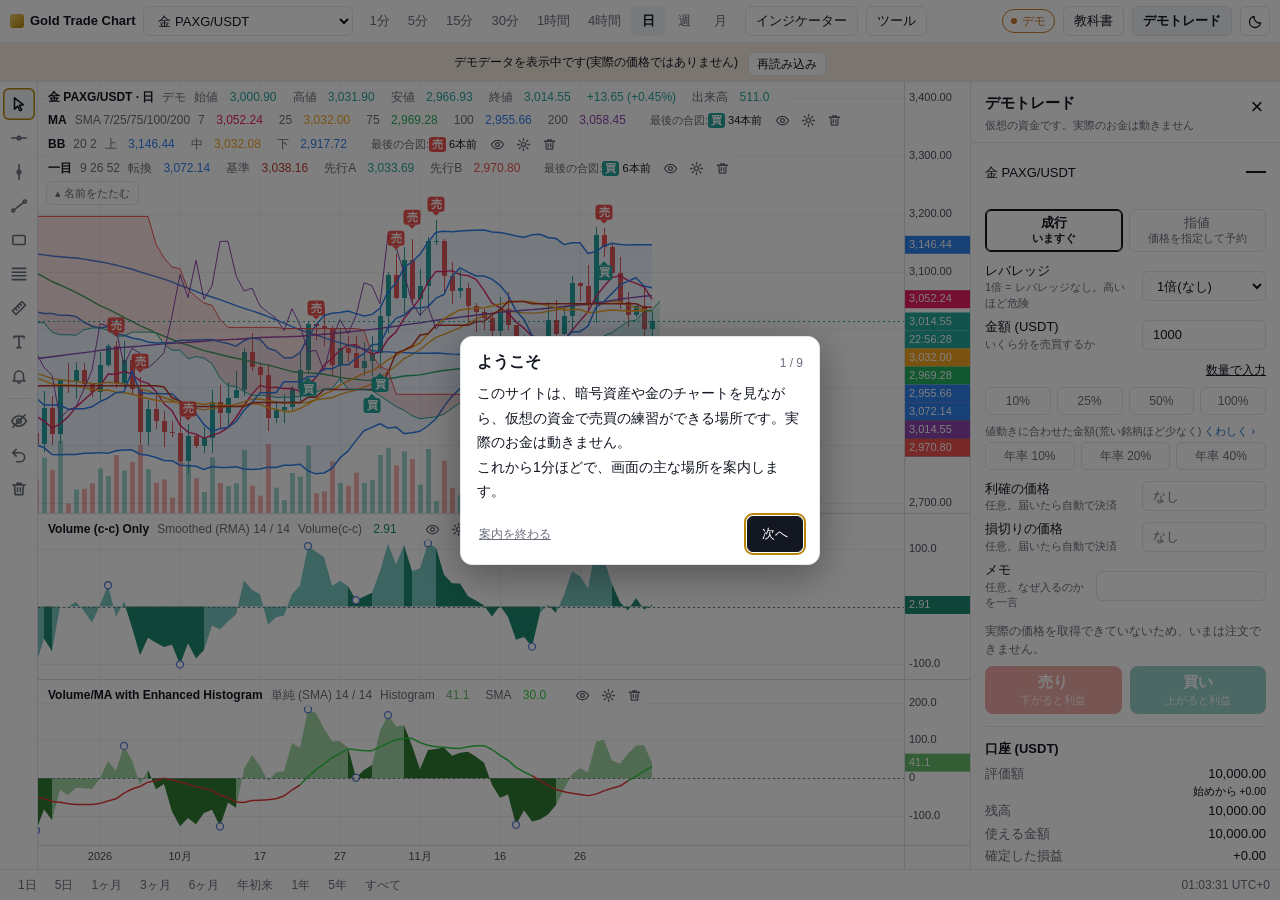
<file: index.html>
<!doctype html>
<html lang="ja">
<head>
<meta charset="utf-8">
<meta http-equiv="Content-Security-Policy" content="default-src 'none'; script-src 'self'; style-src 'self' 'unsafe-inline'; img-src 'self' data: blob:; connect-src https://data-api.binance.vision https://api.binance.com https://fapi.binance.com wss://data-stream.binance.vision wss://stream.binance.com:9443; base-uri 'none'; form-action 'none'">
<meta name="referrer" content="no-referrer">
<meta name="viewport" content="width=device-width, initial-scale=1, viewport-fit=cover">
<meta name="theme-color" content="#ffffff" media="(prefers-color-scheme: light)">
<meta name="theme-color" content="#12151c" media="(prefers-color-scheme: dark)">
<link rel="icon" href="data:image/svg+xml,%3Csvg xmlns=%27http://www.w3.org/2000/svg%27 viewBox=%270 0 32 32%27%3E%3Crect width=%2732%27 height=%2732%27 rx=%277%27 fill=%27%23c8961e%27/%3E%3Cpath d=%27M6 22l6-7 5 4 9-11%27 fill=%27none%27 stroke=%27%23fff%27 stroke-width=%273%27 stroke-linecap=%27round%27 stroke-linejoin=%27round%27/%3E%3C/svg%3E">
<title>Gold Trade Chart</title>
<meta name="description" content="ローソク足・出来高・Volume (c-c) 系インジケーターを表示するチャートサイト">
<link rel="stylesheet" href="style.css">
</head>
<body>
<header class="topbar">
  <div class="brand" aria-label="Gold Trade Chart">
    <span class="brand-mark" aria-hidden="true"></span>
    <span class="brand-name">Gold Trade Chart</span>
  </div>

  <label class="sr-only" for="symbol">銘柄</label>
  <select id="symbol" class="ctl"></select>

  <div id="intervals" class="seg" role="group" aria-label="時間足"></div>

  <div class="menu-wrap">
    <button id="indBtn" class="ctl btn" type="button" aria-haspopup="true" aria-expanded="false">
      <span class="long">インジケーター</span><span class="short">指標</span>
    </button>
    <div id="indMenu" class="menu" hidden></div>
  </div>

  <div class="menu-wrap">
    <button id="drawBtn" class="ctl btn" type="button" aria-haspopup="true" aria-expanded="false">ツール</button>
    <div id="drawMenu" class="menu" hidden></div>
  </div>

  <div class="spacer"></div>

  <span id="status" class="badge" role="status" title="データの取得元">読み込み中</span>
  <a id="guideLink" class="ctl btn" href="guide.html">教科書</a>
  <button id="tradeBtn" class="ctl btn" type="button" aria-pressed="false">デモトレード</button>
  <button id="themeBtn" class="ctl btn icon" type="button" aria-label="ライト/ダークを切り替える" title="ライト/ダークを切り替える"></button>
</header>

<div id="banner" class="banner" role="status" hidden>
  <span>デモデータを表示中です(実際の価格ではありません)</span>
  <button id="retryBtn" class="ctl btn small" type="button">再読み込み</button>
</div>

<div class="main-row">
<div id="drawBar" class="draw-bar" role="toolbar" aria-label="線を引く道具" aria-orientation="vertical"></div>
<main id="chartWrap" class="chart-wrap">
  <canvas id="chart" tabindex="0" aria-label="価格チャート。左右キーで移動、上下キーで拡大・縮小"></canvas>
  <div id="legends"></div>
  <div id="hint" class="hint" role="status" hidden>
    <span id="hintText"></span>
    <button id="hintBtn" class="ctl btn small" type="button">中止</button>
  </div>
  <div id="replayBar" class="hint replay" role="group" aria-label="リプレイの操作" hidden>
    <span id="rpText"></span>
    <button id="rpPlay" class="ctl btn small" type="button" aria-pressed="false">▶ 再生</button>
    <button id="rpStep" class="ctl btn small" type="button">1本進む</button>
    <select id="rpSpeed" class="ctl" aria-label="再生の速さ"><option value="1">1本/秒</option><option value="3">3本/秒</option><option value="10">10本/秒</option></select>
    <button id="rpStop" class="ctl btn small" type="button">終了</button>
  </div>
  <div id="loading" class="loading" hidden><span class="spinner" aria-hidden="true"></span>読み込み中…</div>
  <button id="autoY" class="autoy" type="button" hidden aria-label="縦の範囲を自動に戻す" title="縦の範囲を自動に戻す(価格の目盛りをダブルクリック、スマホでは2回タップ、キーボードの A でも戻ります)">自動</button>
  <button id="offPx" class="autoy offpx" type="button" hidden aria-label="いまの価格は表示の外にあります。押すと、いまの価格を真ん中に表示します"></button>
  <button id="toLatest" class="fab" type="button" hidden aria-label="最新の足へ移動" title="最新の足へ移動">
    <svg viewBox="0 0 16 16" width="16" height="16" aria-hidden="true"><path d="M3 3l5 5-5 5M9 3l5 5-5 5" fill="none" stroke="currentColor" stroke-width="1.6" stroke-linecap="round" stroke-linejoin="round"/></svg>
  </button>
</main>

<aside id="trade" class="trade" aria-label="デモトレード" hidden>
  <div class="tr-head">
    <div>
      <h2>デモトレード</h2>
      <small>仮想の資金です。実際のお金は動きません</small>
    </div>
    <button id="trClose" class="x" type="button" aria-label="デモトレードを閉じる">×</button>
  </div>
  <div class="tr-body">
    <section class="tr-card">
      <div class="tr-price"><span id="trSym"></span><strong id="trPrice">—</strong></div>
      <div id="trQuoteLine" class="tr-quote" hidden>
        <span>売れる価格 <b id="trBid"></b></span>
        <span>買える価格 <b id="trAsk"></b></span>
        <span id="trSpread" class="dim" title="買える価格と売れる価格の差(スプレッド)。すぐに買ってすぐに売ると、この差の分だけ損をします"></span>
      </div>
      <div id="trRate" class="tr-rate dim" aria-hidden="true" title="取引所から1秒間に届いた知らせの数。数字が出ていれば、価格がリアルタイムで届いています"></div>
      <div id="trType" class="seg2" role="group" aria-label="注文の種類">
        <button type="button" data-type="market" class="on" aria-pressed="true">成行<small>いますぐ</small></button>
        <button type="button" data-type="limit" aria-pressed="false">指値<small>価格を指定して予約</small></button>
      </div>
      <label class="row">
        <span class="lbl">レバレッジ<small id="trLevHint">1倍 = レバレッジなし。高いほど危険</small></span>
        <select id="trLev" class="ctl" aria-label="レバレッジ">
          <option value="1">1倍(なし)</option><option value="2">2倍</option><option value="3">3倍</option><option value="5">5倍</option>
          <option value="10">10倍</option><option value="20">20倍</option><option value="50">50倍</option><option value="100">100倍</option>
        </select>
      </label>
      <p id="trFundNote" class="tr-fill dim" hidden></p>
      <label id="trLimitRow" class="row" hidden>
        <span class="lbl">指値の価格<small>買いは今より安く、売りは今より高く</small></span>
        <input id="trLimit" class="ctl" type="number" inputmode="decimal" min="0" step="any">
      </label>
      <label class="row">
        <span class="lbl"><span id="trUnitName">金額</span> (<span id="trAmtCur" class="trQuote"></span>)<small id="trAmtHint">いくら分を売買するか</small></span>
        <input id="trAmt" class="ctl" type="number" inputmode="decimal" min="0" step="any">
      </label>
      <div class="tr-unit"><span id="trAmtEst" class="dim"></span><button id="trUnit" class="tr-link" type="button">数量で入力</button></div>
      <p id="trFillEst" class="tr-fill dim" aria-live="polite"></p>
      <div class="tr-quick" role="group" aria-label="使える金額に対する割合">
        <button type="button" data-pct="0.1">10%</button>
        <button type="button" data-pct="0.25">25%</button>
        <button type="button" data-pct="0.5">50%</button>
        <button type="button" data-pct="1">100%</button>
      </div>
      <div class="tr-vt">
        <span class="dim small">値動きに合わせた金額(荒い銘柄ほど少なく) <a class="glink" href="guide.html#voltarget" target="_blank" rel="noopener">くわしく ›</a></span>
        <div id="trVt" class="tr-quick" role="group" aria-label="値動きの大きさに合わせて金額を決める(年率の値動きの目標)">
          <button type="button" data-vt="0.1">年率 10%</button>
          <button type="button" data-vt="0.2">年率 20%</button>
          <button type="button" data-vt="0.4">年率 40%</button>
        </div>
        <small id="trVtText" class="dim"></small>
      </div>
      <label class="row">
        <span class="lbl">利確の価格<small>任意。届いたら自動で決済</small></span>
        <input id="trTp" class="ctl" type="number" inputmode="decimal" min="0" step="any" placeholder="なし">
      </label>
      <label class="row">
        <span class="lbl">損切りの価格<small>任意。届いたら自動で決済</small></span>
        <input id="trSl" class="ctl" type="number" inputmode="decimal" min="0" step="any" placeholder="なし">
      </label>
      <div id="trRisk" class="tr-risk" hidden>
        <p id="trRiskText"></p>
        <div class="tr-quick" role="group" aria-label="損切りになったときに失う金額から、買う金額を決める">
          <button type="button" data-risk="0.005">0.5%</button>
          <button type="button" data-risk="0.01">1%</button>
          <button type="button" data-risk="0.02">2%</button>
        </div>
        <small>↑ 損切りになったとき、資金の何%を失う金額にするか(押すと金額に入ります)</small>
      </div>
      <label class="row">
        <span class="lbl">メモ<small>任意。なぜ入るのかを一言</small></span>
        <input id="trNote" class="ctl wide" type="text" maxlength="120" autocomplete="off">
      </label>
      <div class="tr-btns tr-btns-main">
        <p id="trMsg" class="msg" role="status"></p>
        <button id="trSell" class="tr-btn sell" type="button">売り <span id="trSellPx"></span><small id="trSellSub">下がると利益</small></button>
        <button id="trBuy" class="tr-btn buy" type="button">買い <span id="trBuyPx"></span><small id="trBuySub">上がると利益</small></button>
      </div>
    </section>

    <section id="trOrders" class="tr-card" hidden>
      <h3>予約中の指値注文</h3>
      <div id="trOrderList"></div>
      <small class="dim">指値は、触れただけでは約定しません(同じ価格の順番待ちがあるため)。ページを閉じている間に指値を越えた場合は、次に開いたときに約定します。</small>
    </section>

    <section id="trPos" class="tr-card tr-pos" hidden>
      <div class="pos-head">
        <h3>保有中のポジション</h3>
        <span id="pSide" class="pos-badge"></span>
      </div>
      <!-- いちばん知りたい「いま決済したらいくらか」と、決済のボタンを、いちばん上に置く -->
      <div class="pos-hero">
        <span class="pos-hero-lbl">いま全部決済すると(手数料込み)</span>
        <span id="pNet" class="pos-hero-val"></span>
        <small id="pNetWhy" class="dim"></small>
      </div>
      <button id="pClose" class="pos-close" type="button">全部決済する</button>
      <div class="tr-btns tr-btns-sub">
        <button id="pHalf" class="ctl btn" type="button">半分を決済</button>
        <button id="pBe" class="ctl btn" type="button" title="損切りを、建てたときの価格に動かします">損切りを建値へ</button>
      </div>
      <p id="pMsg" class="msg" role="status"></p>
      <p id="pWarn" class="pos-warn" role="alert" hidden></p>
      <dl class="tr-dl pos-dl">
        <dt>数量</dt><dd id="pQty"></dd>
        <dt>建てた価格<small>平均</small></dt><dd id="pAvg"></dd>
        <dt>値動きの損益<small>手数料を引く前</small></dt><dd id="pPnl"></dd>
        <dt>レバレッジ</dt><dd id="pLev"></dd>
        <dt>強制決済の価格</dt><dd id="pLiq"></dd>
        <dt>資金調達料<small>8時間ごと</small></dt><dd id="pFund"></dd>
      </dl>
      <div id="pSparkBox" class="tr-spark" hidden>
        <canvas id="pSpark" role="img" aria-label="建ててからの含み損益の推移"></canvas>
        <small id="pSparkNote" class="dim"></small>
      </div>
      <h4 class="pos-sub">自動で決済する価格</h4>
      <label class="row"><span class="lbl">利確の価格<small id="pTpEst" class="tr-est"></small></span><input id="pTp" class="ctl" type="number" inputmode="decimal" min="0" step="any" placeholder="なし"></label>
      <label class="row"><span class="lbl">損切りの価格<small id="pSlEst" class="tr-est"></small></span><input id="pSl" class="ctl" type="number" inputmode="decimal" min="0" step="any" placeholder="なし"></label>
      <button id="pSave" class="ctl btn wide-btn" type="button">利確・損切りを保存</button>
      <small class="tr-hint">チャート上の利確・損切りの線は、上下にドラッグして動かせます。まだ置いていないときは、建値の線を引っぱると新しく置けます。</small>
    </section>

    <section class="tr-card">
      <h3>口座 (<span class="trQuote"></span>)</h3>
      <dl class="tr-dl">
        <dt>評価額</dt><dd id="aEq"></dd>
        <dt>残高</dt><dd id="aCash"></dd>
        <dt>使える金額</dt><dd id="aAvail"></dd>
        <dt>確定した損益</dt><dd id="aReal"></dd>
        <dt>決済回数 / 勝率</dt><dd id="aStat"></dd>
      </dl>
      <div id="trOthers"></div>
      <div class="tr-btns">
        <button id="anOpen" class="ctl btn" type="button">成績を分析</button>
        <button id="aReset" class="ctl btn" type="button">口座をリセット</button>
      </div>
    </section>

    <section class="tr-card">
      <div class="tr-hist-head">
        <h3>取引履歴</h3>
        <span id="trHistCount" class="dim"></span>
        <select id="trHistFilter" class="ctl" aria-label="取引履歴を絞り込む">
          <option value="all">すべて</option>
          <option value="sym">この銘柄だけ</option>
          <option value="win">利益が出た決済</option>
          <option value="loss">損失が出た決済</option>
          <option value="auto">自動の約定(利確・損切り・指値)</option>
        </select>
      </div>
      <div id="trHist" class="tr-hist"></div>
    </section>

    <p class="tr-note">
      成行と手での決済は、押してから約 0.2 秒後の板(上位5段)を、注文の大きさの分だけ食っていった平均の価格で約定します(板がない銘柄は、買える価格・売れる価格)。損切り・強制決済は届いた瞬間の決済できる価格(板が取れていれば、数量の分だけ板を食った価格)、利確はその価格ちょうどです。指値は、触れただけでは約定せず、指値を越えた取引が出るか、その価格で前に並んでいた分が取引されたら、指値ちょうどで約定します。手数料は売買金額の 0.1%(片道)です。レバレッジのポジションには、8時間ごとに資金調達料(取り寄せられれば実際の率、だめなら 0.01% の目安)がかかります。
      利確・損切り・指値は、ページを閉じていた間の分も、次に開いたときにまとめて判定します。くわしくは<a href="manual.html#fills">デモの約定のきまり</a>を見てください。実際の取引とは結果が異なります。
      手法や資金管理は<a href="guide.html">教科書</a>で解説しています。
    </p>
  </div>
</aside>
</div>

<div class="range-bar">
  <div id="rangeBtns" class="range-btns" role="group" aria-label="表示する期間"></div>
  <span id="clock" class="dim" aria-hidden="true"></span>
</div>

<div id="tradeBar" class="trade-bar">
  <span id="tbText"></span>
  <button id="tbClose" class="ctl btn" type="button" hidden title="ポジションを全部決済します(押しまちがいを防ぐため、2回押して確定)">全部決済</button>
  <button id="tbOpen" class="ctl btn primary" type="button">注文する</button>
</div>
<div id="toast" class="toast" role="status" hidden></div>

<div id="tour" class="tour" hidden>
  <div id="tourHole" class="tour-hole" hidden></div>
  <div id="tourPop" class="tour-pop" role="dialog" aria-modal="true" aria-labelledby="tourTitle" aria-describedby="tourBody">
    <div class="tour-head">
      <h2 id="tourTitle"></h2>
      <span id="tourCount" class="dim"></span>
    </div>
    <p id="tourBody"></p>
    <div class="tour-foot">
      <button id="tourSkip" class="tour-link" type="button">案内を終わる</button>
      <div class="spacer"></div>
      <button id="tourPrev" class="ctl btn" type="button">戻る</button>
      <button id="tourNext" class="ctl btn primary" type="button">次へ</button>
    </div>
  </div>
</div>

<div id="overlay" class="overlay" hidden>
  <div class="dialog" role="dialog" aria-modal="true" aria-labelledby="dlgTitle">
    <div class="dlg-head">
      <h2 id="dlgTitle"></h2>
      <button id="dlgClose" class="x" type="button" aria-label="閉じる">×</button>
    </div>
    <div class="tabs" role="tablist">
      <button class="tab on" type="button" role="tab" data-tab="params">パラメーター</button>
      <button class="tab" type="button" role="tab" data-tab="style">スタイル</button>
      <button class="tab" type="button" role="tab" data-tab="vis">可視性</button>
    </div>
    <div id="dlgBody" class="dlg-body"></div>
    <div class="dlg-foot">
      <button id="dlgReset" class="ctl btn" type="button">デフォルトに戻す</button>
      <div class="spacer"></div>
      <button id="dlgCancel" class="ctl btn" type="button">キャンセル</button>
      <button id="dlgOk" class="ctl btn primary" type="button">OK</button>
    </div>
  </div>
</div>

<div id="mkOverlay" class="overlay" hidden>
  <div class="dialog mk" role="dialog" aria-modal="true" aria-labelledby="mkTitle">
    <div class="dlg-head">
      <h2 id="mkTitle">インジケーターを作る</h2>
      <button id="mkClose" class="x" type="button" aria-label="閉じる">×</button>
    </div>
    <div id="mkBody" class="dlg-body"></div>
    <div class="dlg-foot">
      <button id="mkDelete" class="ctl btn danger" type="button" hidden>削除</button>
      <button id="mkShare" class="ctl btn" type="button" hidden>共有</button>
      <div class="spacer"></div>
      <button id="mkCancel" class="ctl btn" type="button">キャンセル</button>
      <button id="mkSave" class="ctl btn primary" type="button">保存</button>
    </div>
  </div>
</div>

<div id="btOverlay" class="overlay" hidden>
  <div class="dialog wide" role="dialog" aria-modal="true" aria-labelledby="btTitle">
    <div class="dlg-head">
      <h2 id="btTitle">合図で売買していたら</h2>
      <button id="btClose" class="x" type="button" aria-label="閉じる">×</button>
    </div>
    <div id="btBody" class="dlg-body an-body"></div>
  </div>
</div>

<div id="helpOverlay" class="overlay" hidden>
  <div class="dialog" role="dialog" aria-modal="true" aria-labelledby="helpTitle">
    <div class="dlg-head">
      <h2 id="helpTitle">使い方</h2>
      <button id="helpClose" class="x" type="button" aria-label="閉じる">×</button>
    </div>
    <div class="dlg-body help">
      <dl>
        <dt>チャートを動かす</dt>
        <dd><span class="touch">指1本で左右にスワイプ。指2本で広げる・つまむと、拡大・縮小。</span><span class="mouse">ドラッグで左右に移動。ホイールで拡大・縮小。ダブルクリックで元に戻る。</span></dd>
        <dt>価格をくわしく見る</dt>
        <dd><span class="touch">チャートをタップすると十字線が出て、その足の始値・高値・安値・終値が上に出ます。</span><span class="mouse">マウスを重ねた足の始値・高値・安値・終値が、左上に出ます。</span></dd>
        <dt>銘柄と時間足を変える</dt>
        <dd>左上の銘柄名から選びます。いちばん下の「すべての銘柄から探す」で、ほかの銘柄も選べます。</dd>
        <dt>インジケーターを足す</dt>
        <dd>「<span class="touch">指標</span><span class="mouse">インジケーター</span>」から選びます(78種類・名前で検索可)。☆ を押すと「よく使う」に入ります。いちばん下の「＋ 自分で作る」では、式を書いてオリジナルの線や、売買の合図(▲▼)も作れます。合図は、設定画面から「過去データで試す」「出たら知らせる」が使えます。設定や削除は、名前の横の<span class="touch">「⋯」</span><span class="mouse">アイコン</span>から。</dd>
        <dt>線を引く・画像で保存する</dt>
        <dd>「ツール」から、水平線・垂直線・トレンドライン・長方形・フィボナッチを引けます。「価格のお知らせ」の線を置くと、その価格に届いたときに知らせます(注文はしません)。ものさし・文字・リプレイ(過去の値動きの再生)・全画面表示も、ここにあります。同じメニューで、表示の切りかえ(ローソク足・平均足・ライン)、目盛りの切りかえ(ふつう・対数)、ほかの銘柄を重ねて比べる、画像の保存もできます。<span class="mouse">線を引く道具は、チャートの左はしのボタンからも選べます。</span></dd>
        <dt>インジケーターの「買」「売」の合図</dt>
        <dd>移動平均線・RSI・MACD などには、よく知られた決まりの合図(売買サイン)が、ローソク足の下に「買」、上に「売」で出ます。種類の変更・オフ・「このサインを過去データで試す」は、そのインジケーターの設定から。まとめて隠すときは「ツール → 売買サインを表示 / 隠す」。決まりが成り立った印で、おすすめではありません。</dd>
        <dt>売買ルールを過去のデータで試す</dt>
        <dd>「ツール → 売買ルールを試す」で、移動平均の交差や RSI などのルールどおりに売買していたら、どうなっていたかを計算できます。</dd>
        <dt>デモトレード(仮想の資金で練習)</dt>
        <dd><span class="touch">画面下の「注文する」</span><span class="mouse">右上の「デモトレード」</span>から。利確・損切りの線は、チャート上でドラッグして動かせます。<span class="mouse">チャートの左上の「売」「買」のボタンは、2回押すと、注文画面に入れてある金額で、すぐに注文します。</span></dd>
        <dt>学ぶ</dt>
        <dd>「<span class="touch">ツール → 教科書を読む</span><span class="mouse">教科書</span>」で、銘柄・インジケーター・手法・資金管理の解説が読めます。</dd>
      </dl>
      <p class="msg">この一覧は「ツール → 使い方(一覧)」から、いつでも開けます。もっとくわしい説明は、<a href="manual.html">操作マニュアル</a>にあります。</p>
    </div>
    <div class="dlg-foot">
      <button id="helpTour" class="ctl btn" type="button">案内をもう一度見る</button>
      <div class="spacer"></div>
      <button id="helpOk" class="ctl btn primary" type="button">閉じる</button>
    </div>
  </div>
</div>

<div id="anOverlay" class="overlay" hidden>
  <div class="dialog wide" role="dialog" aria-modal="true" aria-labelledby="anTitle">
    <div class="dlg-head">
      <h2 id="anTitle">デモトレードの成績</h2>
      <button id="anClose" class="x" type="button" aria-label="閉じる">×</button>
    </div>
    <div class="an-tools">
      <select id="anQuote" class="ctl" aria-label="口座を選ぶ"></select>
      <div class="spacer"></div>
      <button id="anCsv" class="ctl btn" type="button">履歴を CSV で保存</button>
    </div>
    <div id="anBody" class="dlg-body an-body"></div>
  </div>
</div>

<div id="symOverlay" class="overlay" hidden>
  <div class="dialog" role="dialog" aria-modal="true" aria-labelledby="symTitle">
    <div class="dlg-head"><h2 id="symTitle">銘柄を選ぶ</h2></div>
    <div class="dlg-body">
      <label class="row">
        <span class="lbl">検索<small>Binance で取引中の銘柄から探します(例: DOGE、BTCJPY)</small></span>
        <input id="symInput" class="ctl" type="search" autocomplete="off" autocapitalize="characters" spellcheck="false" maxlength="20" placeholder="DOGE">
      </label>
      <div id="symChips" class="chips" role="group" aria-label="決済通貨で絞り込む"></div>
      <p id="symMsg" class="msg" role="status"></p>
      <div id="symResults" class="results"></div>
      <div id="symList"></div>
    </div>
    <div class="dlg-foot">
      <div class="spacer"></div>
      <button id="symCancel" class="ctl btn" type="button">キャンセル</button>
      <button id="symOk" class="ctl btn primary" type="button">追加</button>
    </div>
  </div>
</div>

<div id="cmpOverlay" class="overlay" hidden>
  <div class="dialog" role="dialog" aria-modal="true" aria-labelledby="cmpTitle">
    <div class="dlg-head"><h2 id="cmpTitle">銘柄を重ねて比べる</h2></div>
    <div class="dlg-body">
      <p class="msg">選んだ銘柄を、変化率(%)の線でチャートに重ねます。画面の左端を 0% として、そこからどれだけ動いたかを比べられます。</p>
      <div id="cmpList" class="results"></div>
    </div>
    <div class="dlg-foot">
      <button id="cmpOff" class="ctl btn" type="button">比較をやめる</button>
      <div class="spacer"></div>
      <button id="cmpCancel" class="ctl btn" type="button">閉じる</button>
    </div>
  </div>
</div>

<script src="indicators.js"></script>
<script src="app.js"></script>
</body>
</html>
</file>
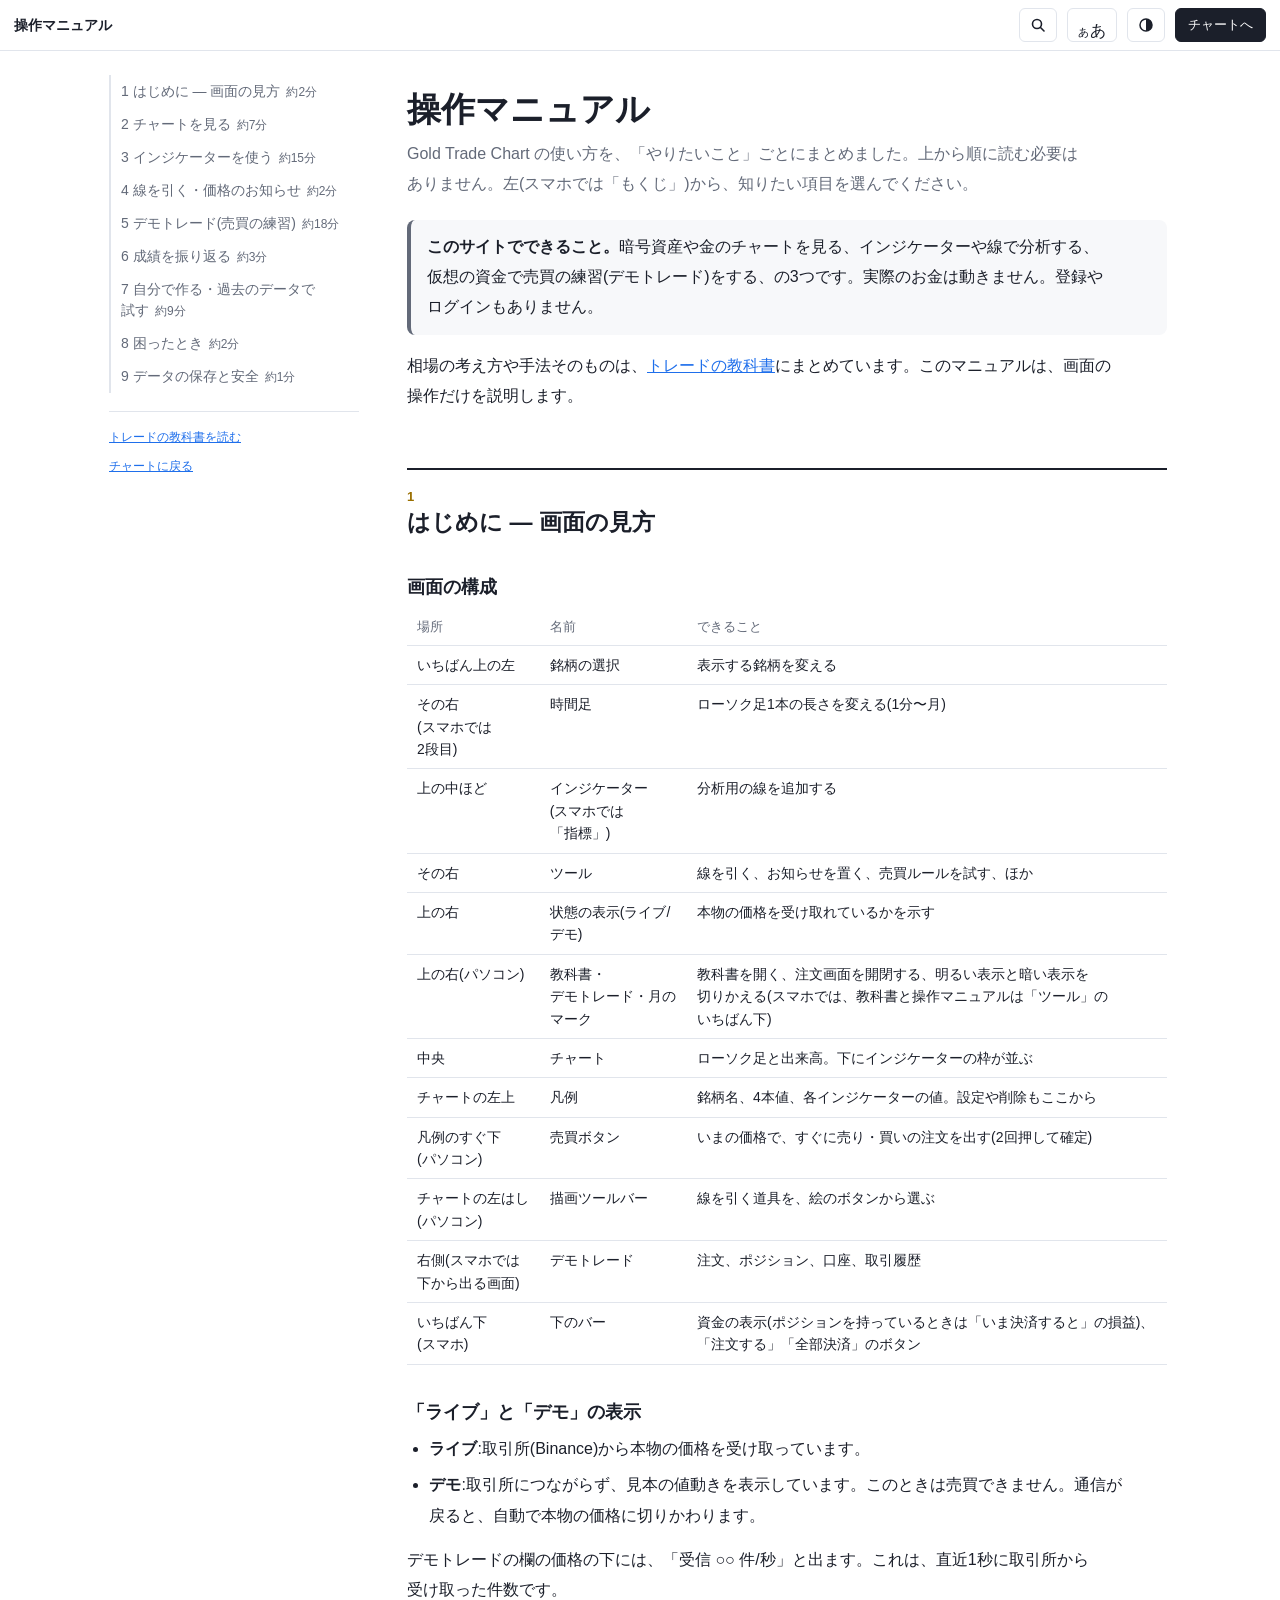
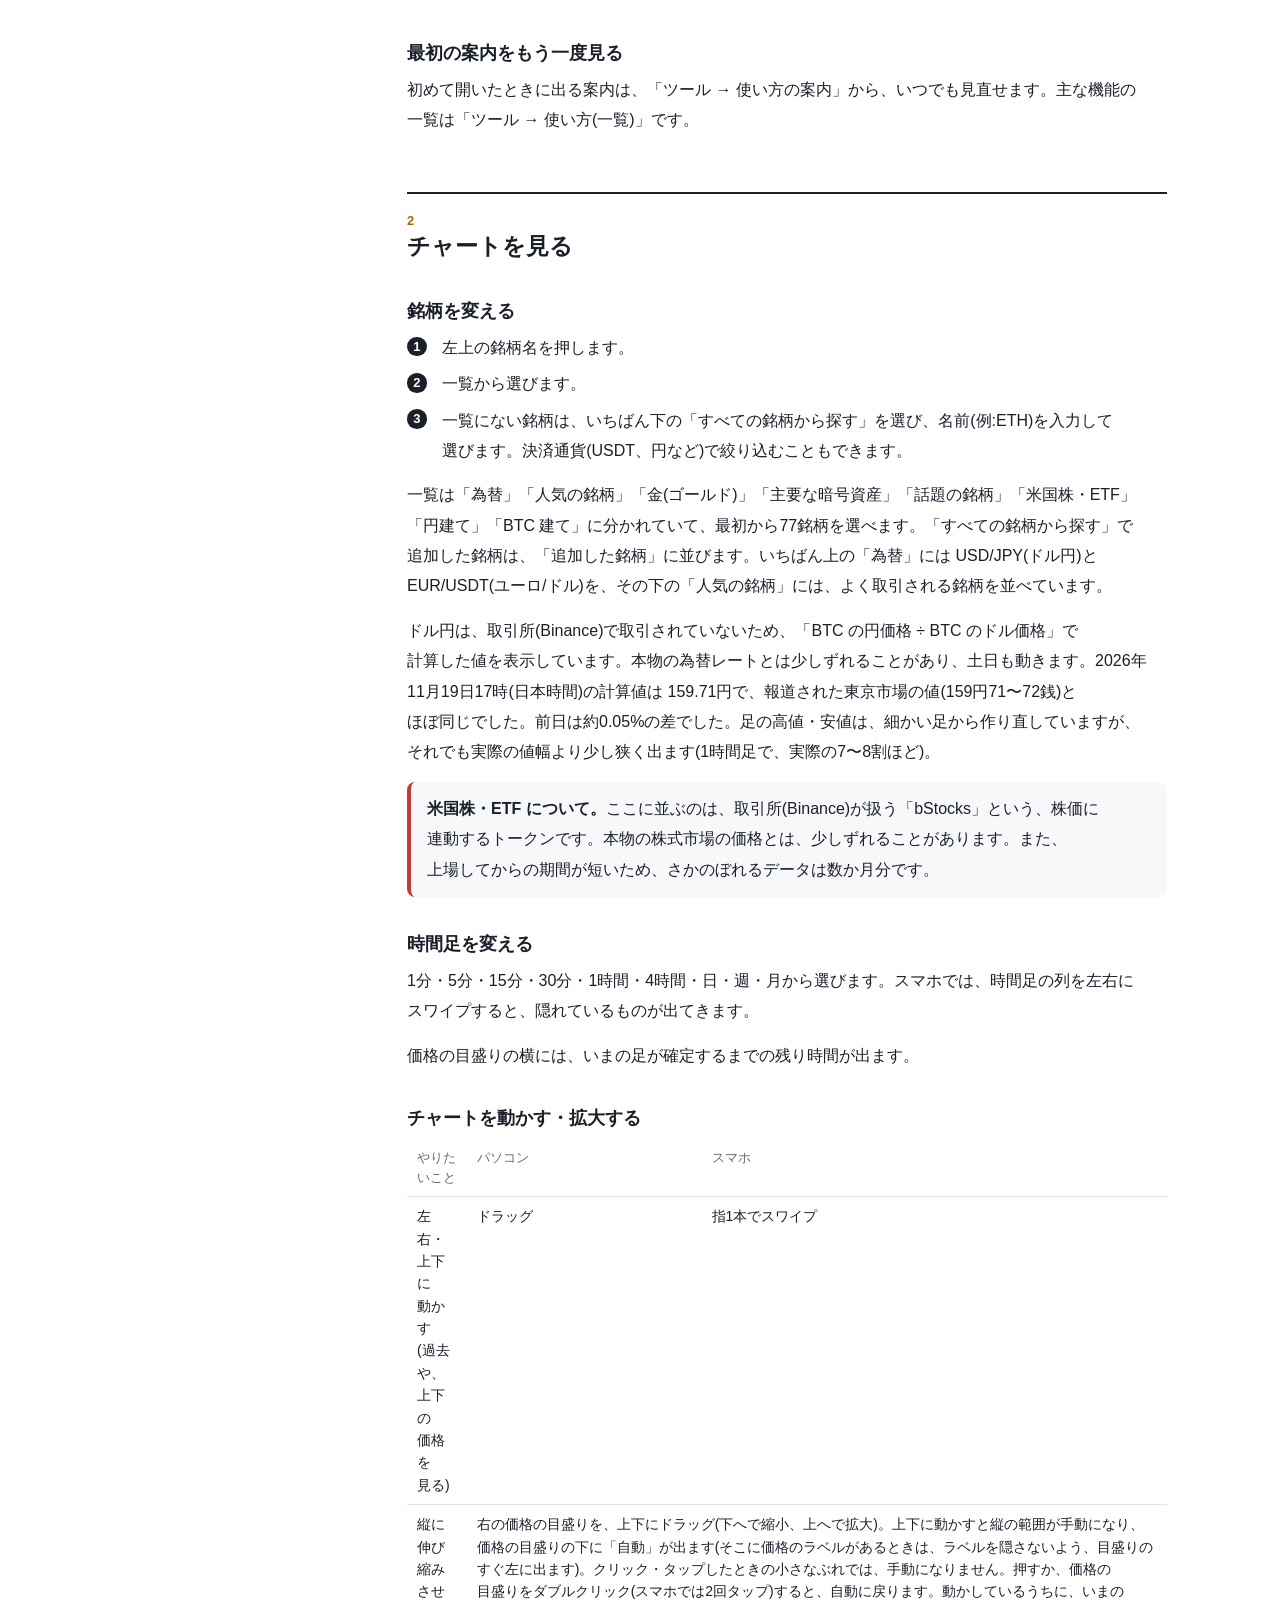
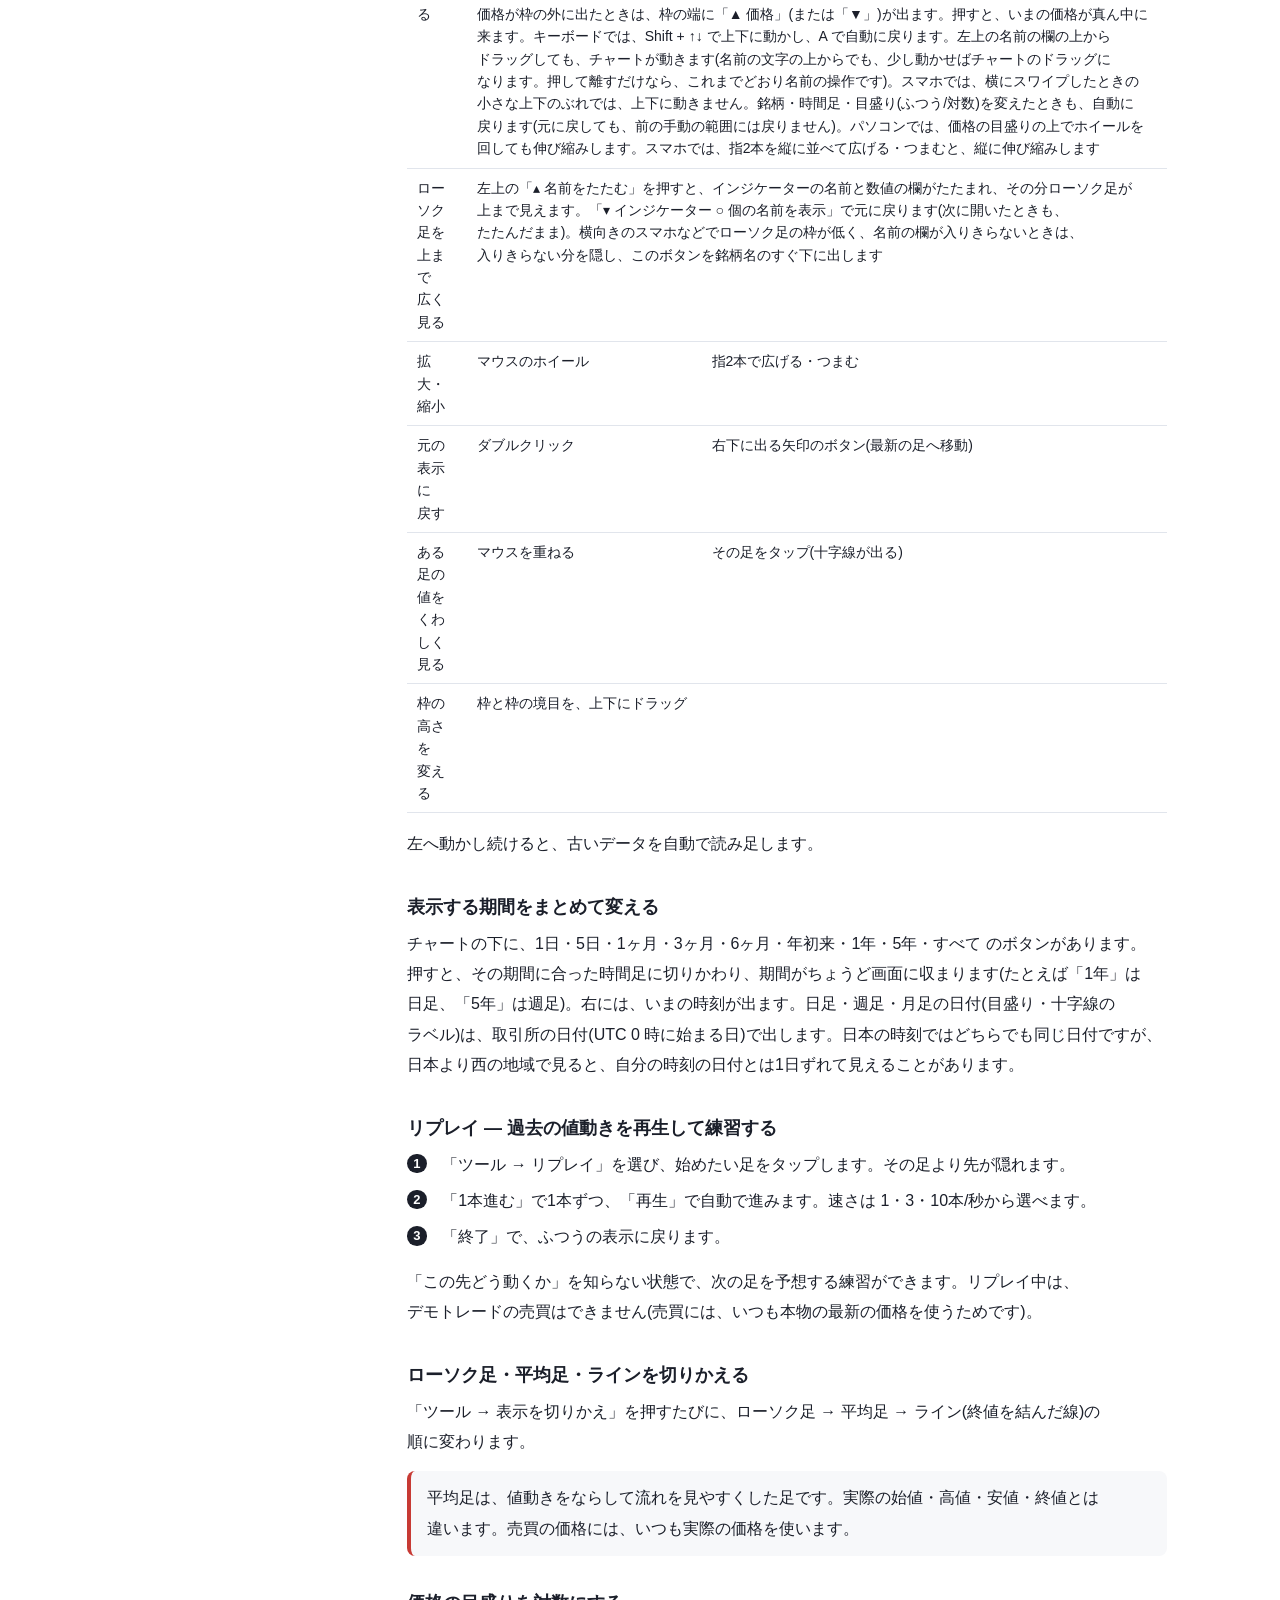
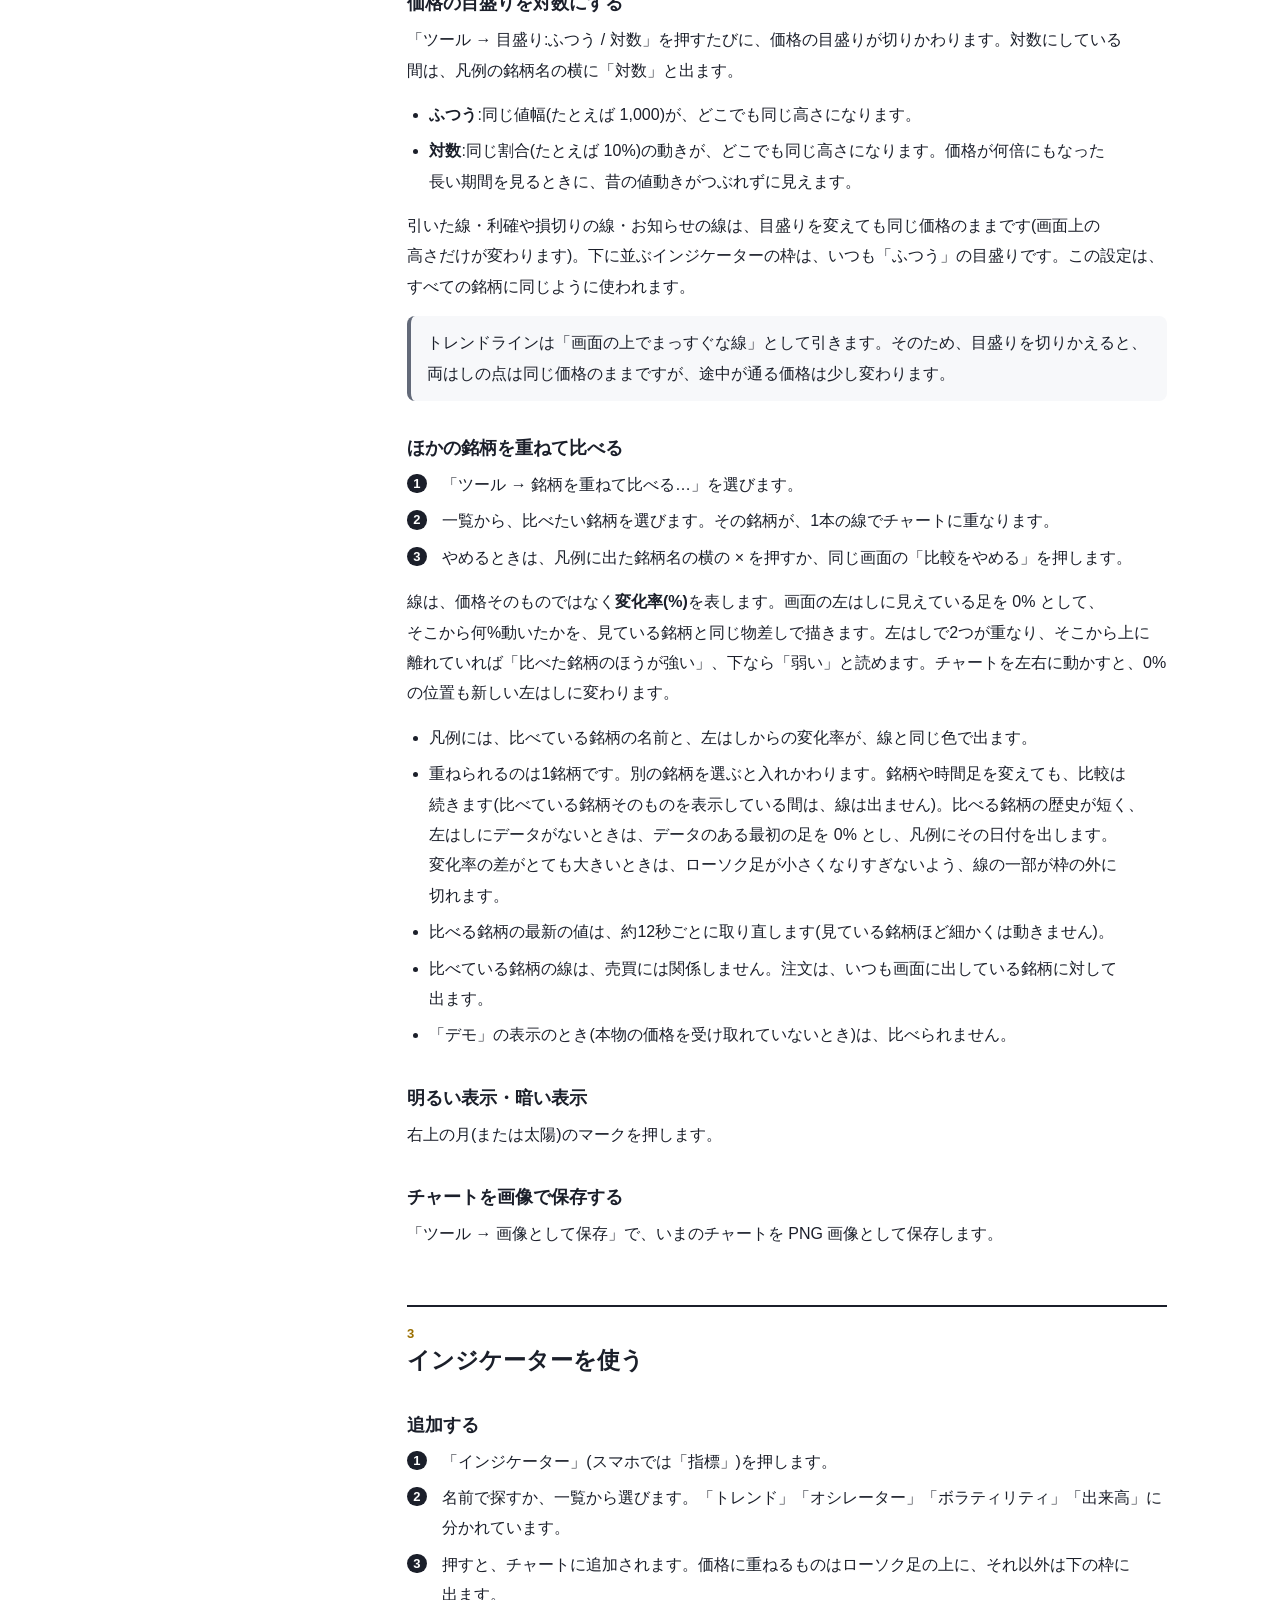
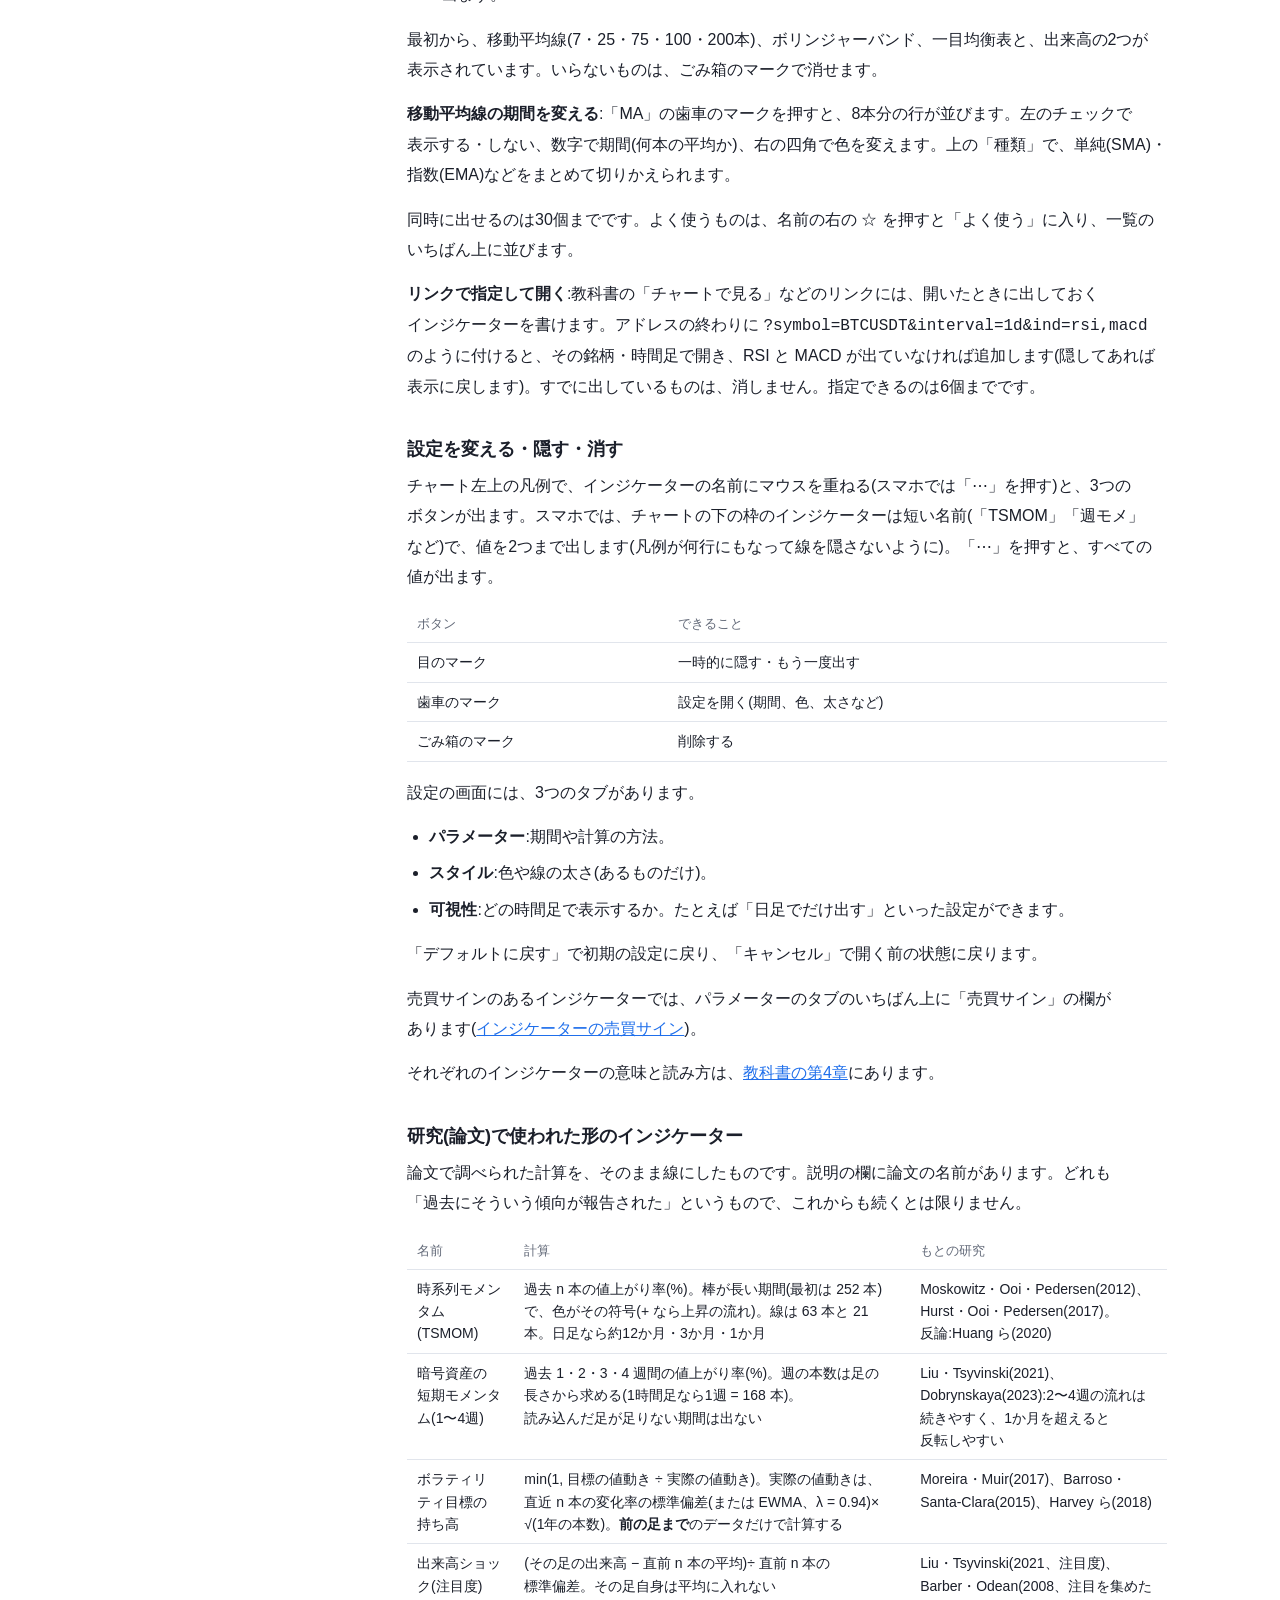
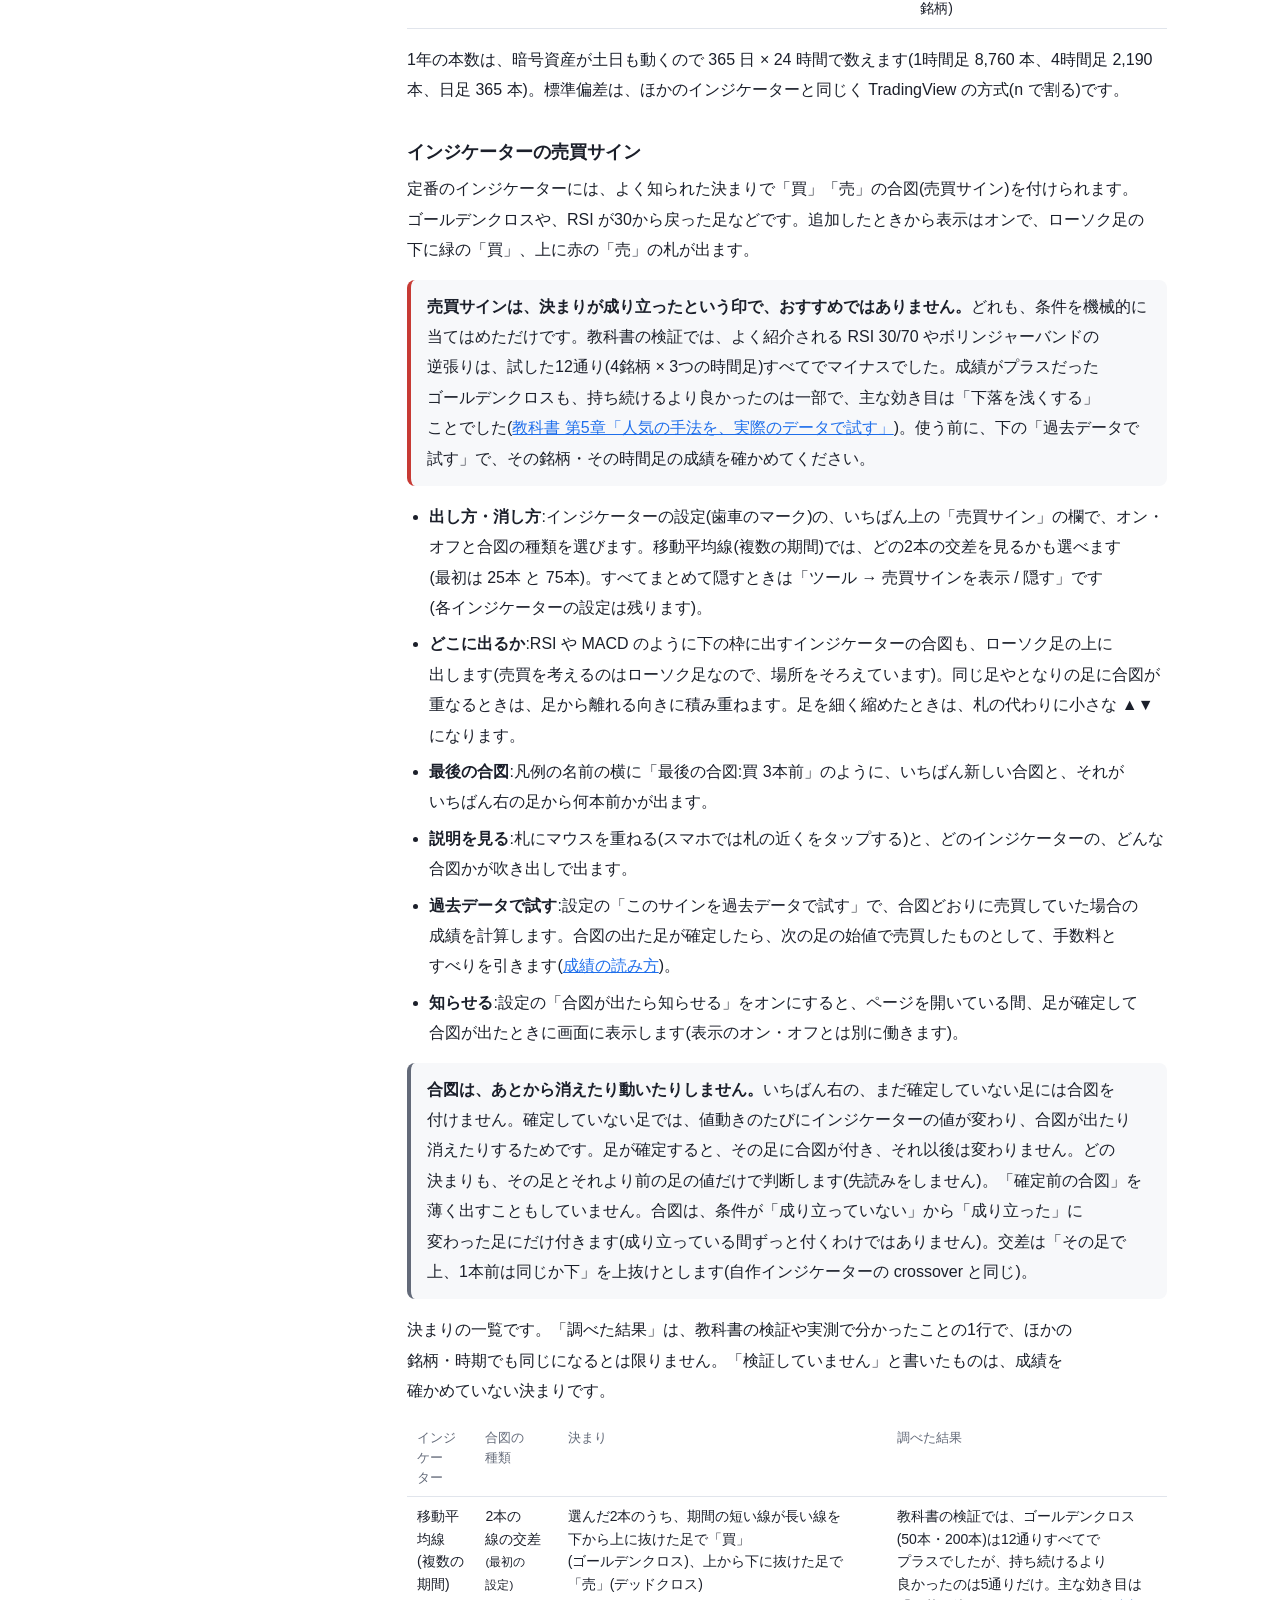
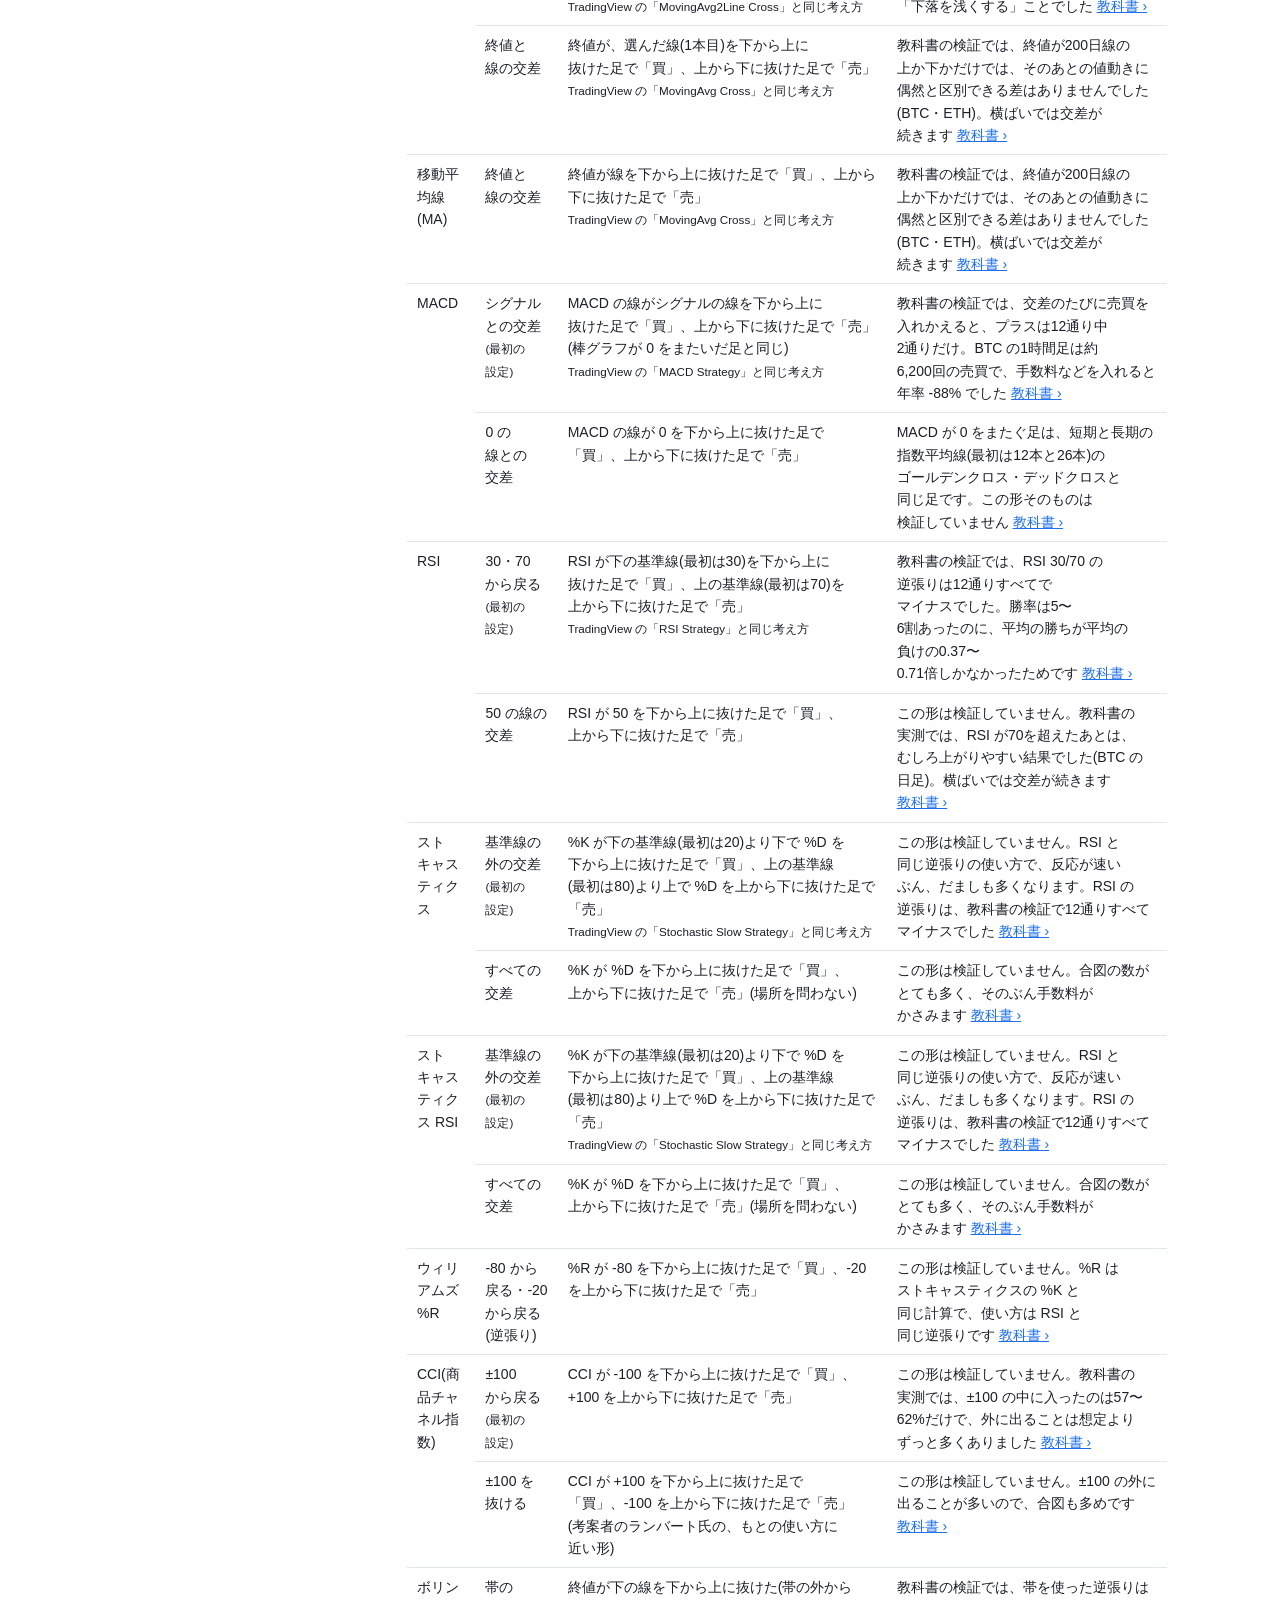
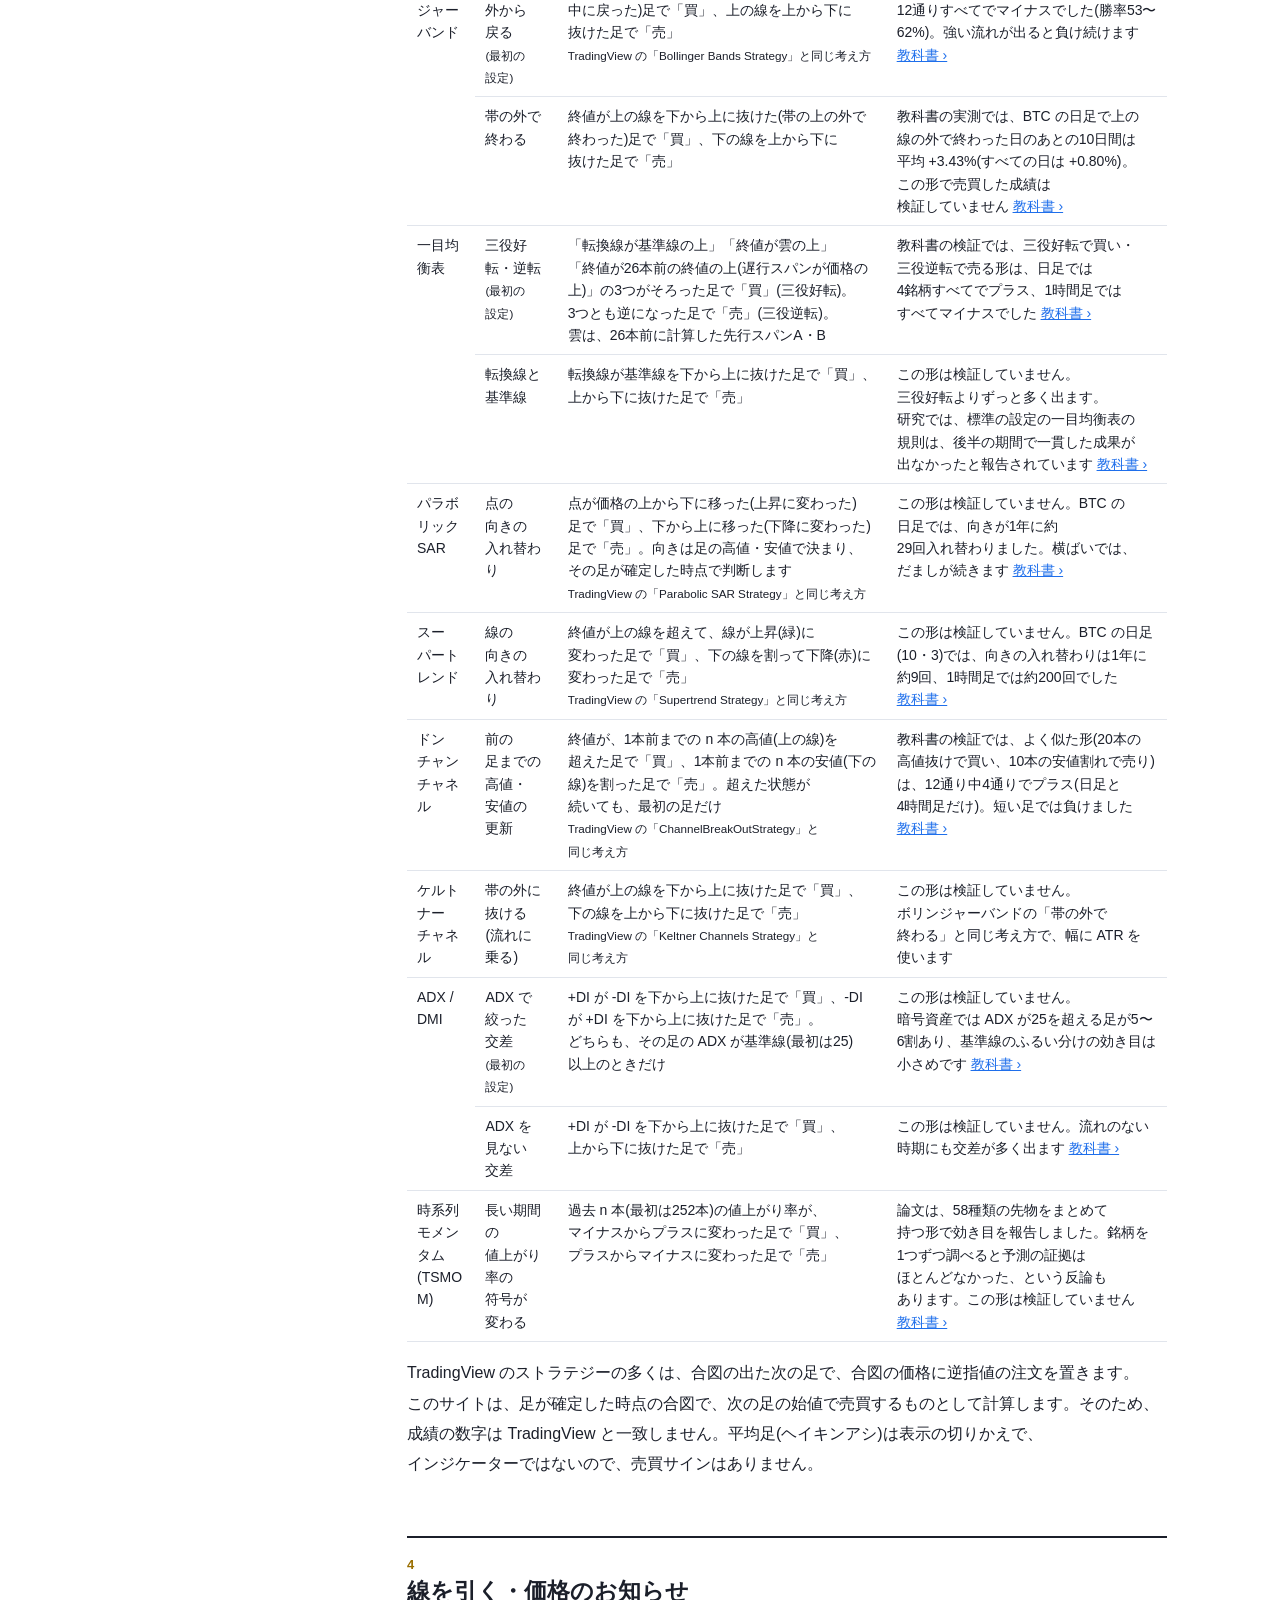
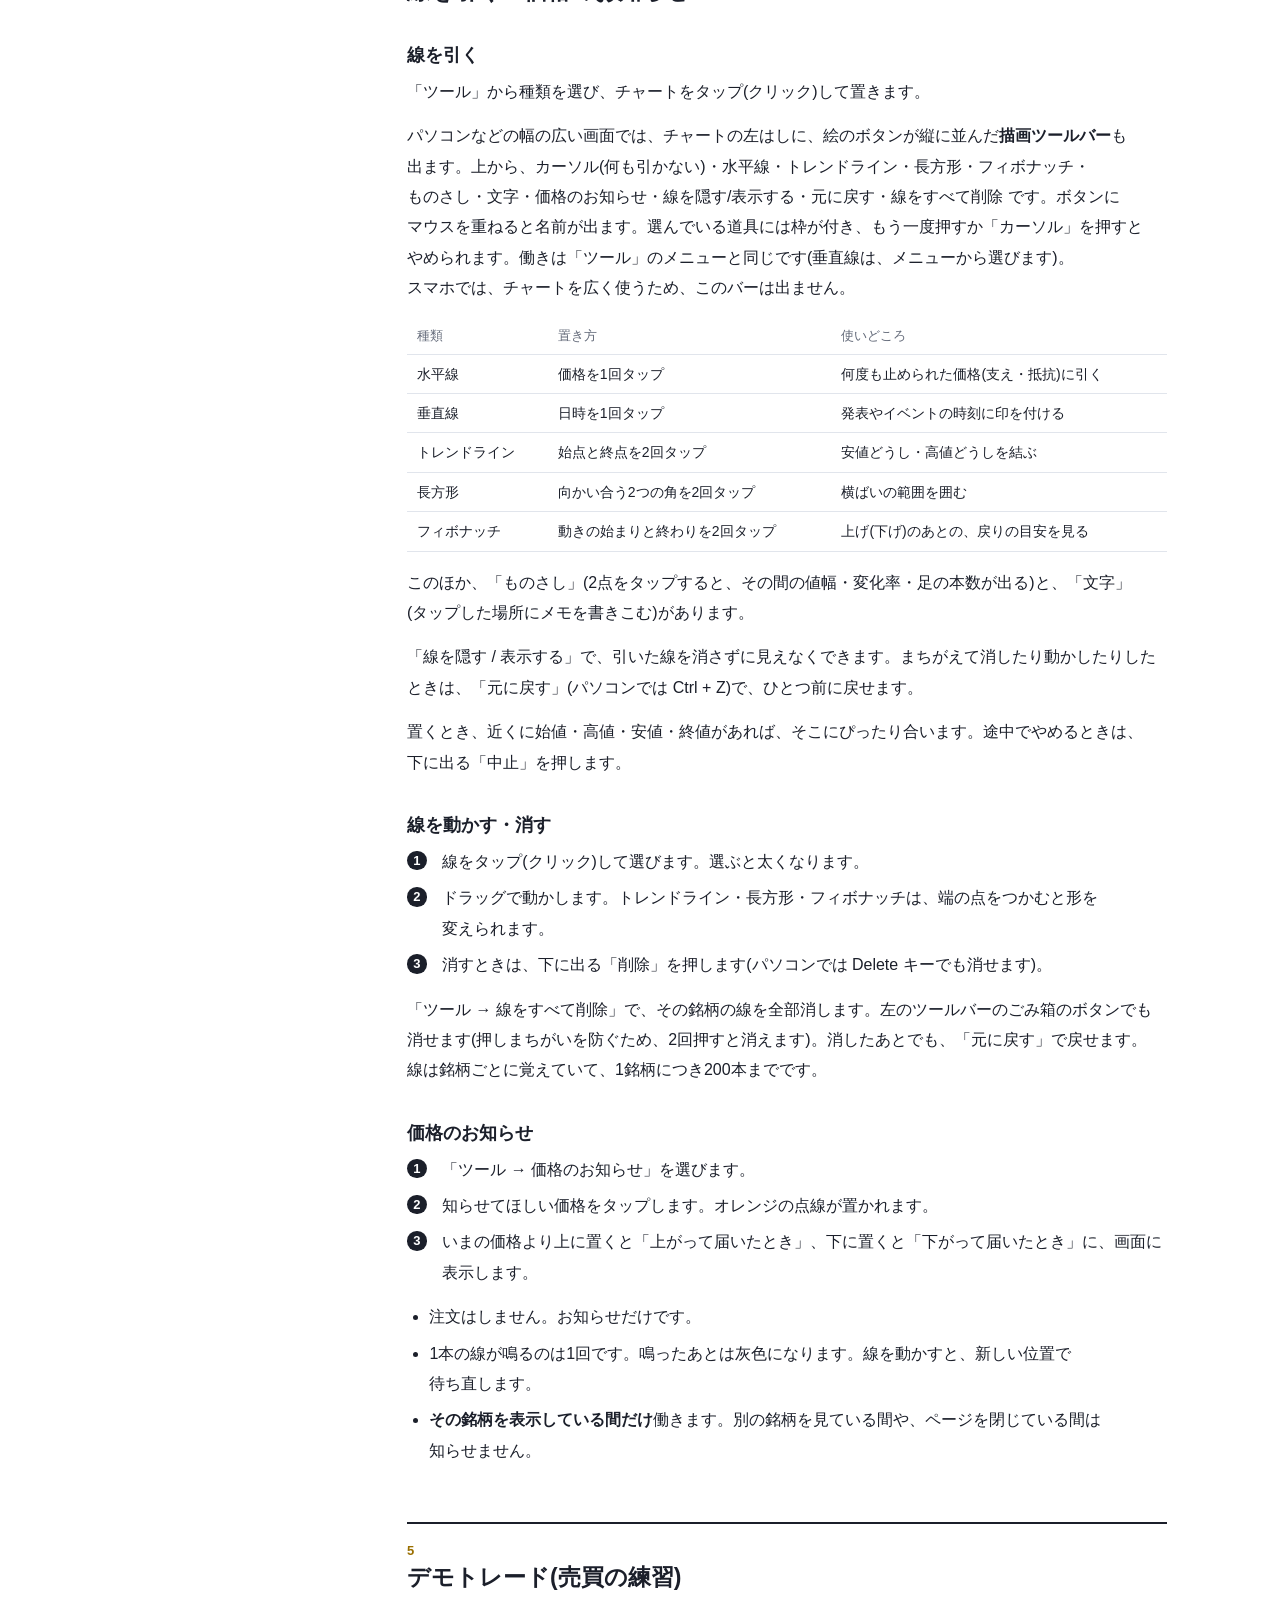
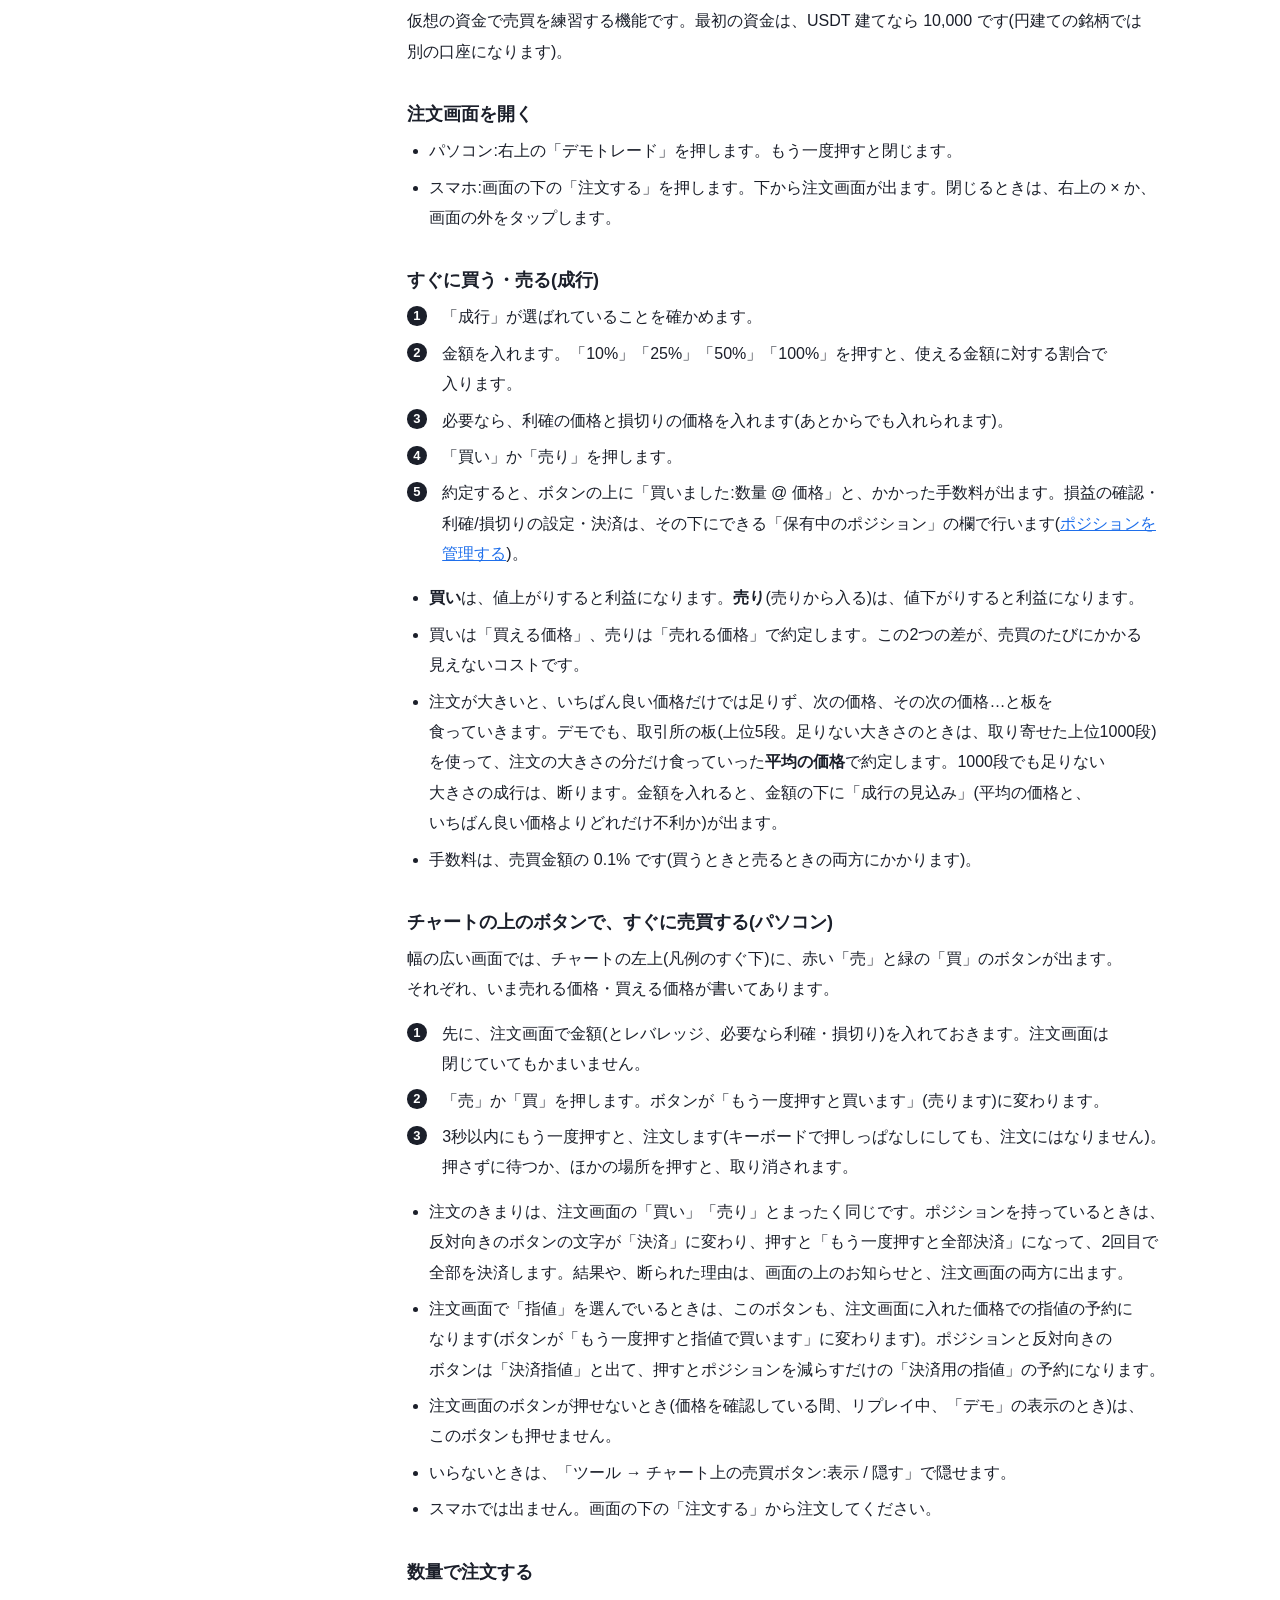
<file: manual.html>
<!doctype html>
<html lang="ja" data-key="manual" data-title="操作マニュアル">
<head>
<meta charset="utf-8">
<meta http-equiv="Content-Security-Policy" content="default-src 'none'; script-src 'self'; style-src 'self' 'unsafe-inline'; img-src 'self' data:; base-uri 'none'; form-action 'none'">
<meta name="referrer" content="no-referrer">
<meta name="viewport" content="width=device-width, initial-scale=1, viewport-fit=cover">
<link rel="icon" href="data:image/svg+xml,%3Csvg xmlns=%27http://www.w3.org/2000/svg%27 viewBox=%270 0 32 32%27%3E%3Crect width=%2732%27 height=%2732%27 rx=%277%27 fill=%27%23c8961e%27/%3E%3Cpath d=%27M6 22l6-7 5 4 9-11%27 fill=%27none%27 stroke=%27%23fff%27 stroke-width=%273%27 stroke-linecap=%27round%27 stroke-linejoin=%27round%27/%3E%3C/svg%3E">
<title>操作マニュアル | Gold Trade Chart</title>
<meta name="description" content="Gold Trade Chart の操作マニュアル。チャートの見方、インジケーター、線の引き方、デモトレード、成績の振り返り、困ったときの対処をまとめています">
<style>
:root {
  --bg: #ffffff; --panel: #f7f8fa; --text: #1b1f2a; --muted: #636a79;
  --line: #e1e5ec; --accent: #9a6f00; --up: #12806f; --down: #c73a34;
  --fact: #1f6feb; --common: #5b6472; --idea: #9a6f00;
}
:root[data-theme="dark"] {
  --bg: #12151c; --panel: #1b1f29; --text: #d9dde6; --muted: #949bab;
  --line: #2a2f3b; --accent: #e0b040; --up: #3cc4ae; --down: #ff6f66;
  --fact: #6ea8ff; --common: #a3abba; --idea: #e0b040;
}
* { box-sizing: border-box; }
html { scroll-behavior: smooth; scroll-padding-top: 60px; overflow-anchor: none; }
body {
  margin: 0; background: var(--bg); color: var(--text);
  font: 16px/1.9 -apple-system, BlinkMacSystemFont, "Segoe UI", "Hiragino Sans", "Noto Sans JP", Meiryo, sans-serif;
  line-break: strict; overflow-wrap: anywhere; word-break: auto-phrase;
  -webkit-text-size-adjust: 100%;
}
.bar {
  position: sticky; top: 0; z-index: 5;
  display: flex; align-items: center; gap: 10px;
  padding: 8px max(14px, env(safe-area-inset-right)) 8px max(14px, env(safe-area-inset-left));
  background: var(--bg); border-bottom: 1px solid var(--line);
}
.bar strong { flex: 1; min-width: 0; font-size: 14px; }
.bar a, .bar button {
  flex: 0 0 auto; height: 34px; padding: 0 12px; display: inline-flex; align-items: center;
  border: 1px solid var(--line); border-radius: 6px; background: var(--bg);
  color: var(--text); font: inherit; font-size: 13px; text-decoration: none; cursor: pointer;
}
.bar button { font-size: 17px; padding: 0 10px; }
.bar a.primary { background: var(--text); color: var(--bg); border-color: var(--text); }
main { max-width: 760px; margin: 0 auto; padding: 8px 18px 80px; }
h1 { margin: 28px 0 6px; font-size: clamp(26px, 6vw, 34px); line-height: 1.35; text-wrap: balance; }
.lead { margin: 0 0 20px; color: var(--muted); }
h2 {
  margin: 56px 0 12px; padding-top: 18px; border-top: 2px solid var(--text);
  font-size: 23px; line-height: 1.45; text-wrap: balance;
}
h2 small { display: block; color: var(--accent); font-size: 13px; font-weight: 700; letter-spacing: .08em; }
h3 { margin: 34px 0 8px; font-size: 18px; line-height: 1.5; }
h4 { margin: 20px 0 4px; font-size: 15px; color: var(--muted); }
p { margin: 0 0 14px; text-wrap: pretty; }
ul, ol { margin: 0 0 14px; padding-left: 1.4em; }
li { margin-bottom: 6px; }
a { color: var(--fact); }
strong { font-weight: 700; }
.toc { padding: 14px 18px; background: var(--panel); border-radius: 10px; }
.toc ol { margin: 0; }
.toc a { color: var(--text); }
.tag {
  display: inline-block; margin-right: 6px; padding: 0 7px; border-radius: 4px;
  border: 1px solid currentColor; font-size: 11.5px; font-weight: 700; line-height: 1.6; white-space: nowrap; vertical-align: 1px;
}
.fact { color: var(--fact); } .common { color: var(--common); } .idea { color: var(--idea); }
.note, .warn {
  margin: 0 0 16px; padding: 12px 16px; border-radius: 8px;
  background: var(--panel); border-left: 4px solid var(--muted);
}
.warn { border-left-color: var(--down); }
.note p:last-child, .warn p:last-child { margin-bottom: 0; }
.card { margin: 0 0 16px; padding: 4px 18px 6px; border: 1px solid var(--line); border-radius: 10px; }
.card h3 { margin-top: 14px; }
.tbl-wrap { overflow-x: auto; margin: 0 0 16px; }
table { width: 100%; border-collapse: collapse; font-size: 14px; line-height: 1.6; }
th, td { padding: 8px 10px; border-bottom: 1px solid var(--line); text-align: left; vertical-align: top; }
th { color: var(--muted); font-weight: 400; font-size: 12.5px; }
@media (max-width: 520px) { th, td { padding: 8px 6px; } table { font-size: 13.5px; } }
td.num { text-align: right; white-space: nowrap; font-variant-numeric: tabular-nums; }
figure { margin: 0 0 16px; }
figure svg { display: block; width: 100%; height: auto; max-width: 560px; margin: 0 auto; }
figcaption { margin-top: 6px; color: var(--muted); font-size: 13px; text-align: center; }
.steps { counter-reset: s; list-style: none; padding: 0; }
.steps li { position: relative; padding-left: 2.2em; }
.steps li::before {
  counter-increment: s; content: counter(s);
  position: absolute; left: 0; top: .3em; width: 1.5em; height: 1.5em; border-radius: 50%;
  background: var(--text); color: var(--bg); font-size: 13px; font-weight: 700; line-height: 1.5em; text-align: center;
}
dl { margin: 0 0 14px; }
dt { margin-top: 12px; font-weight: 700; }
dd { margin: 0; }
.src { font-size: 14px; }
.src li { margin-bottom: 8px; }
footer { margin-top: 48px; padding-top: 16px; border-top: 1px solid var(--line); color: var(--muted); font-size: 13px; }
@media (max-width: 520px) { figure svg text { font-size: 15px; } body { font-size: 15.5px; } main { padding: 4px 16px 64px; } h2 { font-size: 21px; } }
.kp { margin: 0 0 18px; padding: 12px 16px; border: 1px solid var(--accent); border-radius: 8px; }
.kp > strong { display: block; margin-bottom: 4px; color: var(--accent); font-size: 13px; letter-spacing: .06em; }
.kp ul { margin: 0; }
details { margin: 0 0 14px; border: 1px solid var(--line); border-radius: 8px; background: var(--panel); }
summary { padding: 9px 14px; cursor: pointer; font-weight: 700; font-size: 14.5px; }
details > div { padding: 0 14px 6px; }
.formula {
  margin: 0 0 12px; padding: 8px 12px; border-radius: 6px; background: var(--panel);
  font-variant-numeric: tabular-nums; font-size: 14.5px; overflow-x: auto; white-space: nowrap;
}
details .formula { background: var(--bg); }
.toc ol ol { margin: 2px 0 6px; font-size: 13.5px; list-style: none; padding-left: 0; }
.toc ol ol li { display: inline; margin-right: 10px; }
.toc ol ol a { color: var(--muted); }
.two { display: grid; grid-template-columns: repeat(auto-fit, minmax(230px, 1fr)); gap: 10px; margin: 0 0 16px; }
.two > div { padding: 10px 14px; border: 1px solid var(--line); border-radius: 8px; }
.two h4 { margin-top: 0; }
.plan { margin: 0 0 16px; padding: 12px 16px; border: 1px dashed var(--muted); border-radius: 8px; font-size: 14.5px; }
.plan p { margin: 0 0 6px; }
td.up, .up { color: var(--up); } td.down, .down { color: var(--down); }
@media print { .bar { display: none; } h2 { break-after: avoid; } .card, figure, .note, .warn { break-inside: avoid; } }

/* ---------- 読みやすさのための仕組み ---------- */
html[data-fs="1"] body { font-size: 18px; }
html[data-fs="2"] body { font-size: 20px; }
.progress { position: fixed; top: 0; left: 0; z-index: 12; height: 3px; width: 0; background: var(--accent); }
.bar #where { overflow: hidden; text-overflow: ellipsis; white-space: nowrap; font-weight: 700; }
.bar button { display: inline-flex; align-items: center; gap: 4px; font-size: 13px; padding: 0 10px; }
.bar #fsBtn { gap: 1px; align-items: baseline; padding-top: 7px; }
.layout { display: block; }
.side-head { display: flex; align-items: center; justify-content: space-between; margin-bottom: 8px; }
.side-head button { width: 34px; height: 34px; border: 0; border-radius: 6px; background: transparent; color: var(--text); font-size: 22px; cursor: pointer; }
.side nav a {
  display: block; padding: 6px 10px; border-left: 2px solid var(--line);
  color: var(--muted); font-size: 14px; line-height: 1.5; text-decoration: none;
}
.side nav a:hover { color: var(--text); }
.side nav a.on { color: var(--text); border-left-color: var(--accent); font-weight: 700; }
.side nav .sub { display: none; }
.side nav .grp.on .sub { display: block; }
.side nav .sub a { padding: 4px 10px 4px 24px; font-size: 13px; }
.legend-box { margin-top: 18px; padding-top: 14px; border-top: 1px solid var(--line); font-size: 12px; color: var(--muted); }
.legend-box p { margin: 0 0 6px; }
.scrim { position: fixed; inset: 0; z-index: 15; background: rgba(0, 0, 0, .4); }
.scrim[hidden], .resume[hidden], .to-top[hidden] { display: none; }
.open-chart { margin: -2px 0 6px; font-size: 14px; }
.open-chart a { display: inline-block; padding: 3px 12px; border: 1px solid var(--line); border-radius: 999px; color: var(--text); text-decoration: none; }
.open-chart a:hover { background: var(--panel); }
.to-top {
  position: fixed; right: max(14px, env(safe-area-inset-right)); bottom: max(16px, env(safe-area-inset-bottom)); z-index: 8;
  display: flex; align-items: center; justify-content: center; width: 44px; height: 44px;
  border: 1px solid var(--line); border-radius: 50%; background: var(--bg); color: var(--text);
  box-shadow: 0 2px 10px rgba(0, 0, 0, .2); cursor: pointer;
}
.resume {
  position: fixed; left: 50%; bottom: max(16px, env(safe-area-inset-bottom)); transform: translateX(-50%); z-index: 9;
  display: flex; align-items: center; gap: 8px; max-width: calc(100vw - 80px);
  padding: 8px 8px 8px 14px; border-radius: 10px; background: var(--text); color: var(--bg);
  box-shadow: 0 4px 18px rgba(0, 0, 0, .3); font-size: 13px; line-height: 1.5;
}
.resume span { flex: 1 1 auto; min-width: 0; }
.resume { width: max-content; max-width: calc(100vw - 24px); }
.resume button { flex: 0 0 auto; height: 32px; padding: 0 10px; border: 0; border-radius: 6px; font: inherit; cursor: pointer; white-space: nowrap; }
#resumeGo { background: var(--bg); color: var(--text); font-weight: 700; }
#resumeNo { background: transparent; color: var(--bg); font-size: 18px; }
.tbl-wrap { position: relative; }
.tbl-wrap.wide::after {
  content: "横にスクロールできます →"; display: block; padding-top: 4px;
  color: var(--muted); font-size: 12px; text-align: right;
}
.tbl-wrap.wide { background: linear-gradient(to left, var(--panel), transparent 28px) no-repeat; }
.tbl-wrap.wide.end { background: none; }
.tbl-wrap.wide th:first-child, .tbl-wrap.wide td:first-child { position: sticky; left: 0; background: var(--bg); box-shadow: 1px 0 0 var(--line); }
h2[id], h3[id], .card[id] { scroll-margin-top: 64px; }
.tag { cursor: help; }
:focus-visible { outline: 2px solid var(--accent); outline-offset: 2px; }

@media (min-width: 1040px) {
  .layout { display: grid; grid-template-columns: 250px minmax(0, 760px); gap: 48px; max-width: 1110px; margin: 0 auto; padding: 0 24px; }
  .side { position: sticky; top: 51px; align-self: start; max-height: calc(100dvh - 51px); overflow-y: auto; padding: 24px 0 24px; }
  .side-head { display: none; }
  main { margin: 0; padding-left: 0; padding-right: 0; max-width: none; }
  .toc, #tocBtn { display: none; }
}
@media (max-width: 1039px) {
  .side {
    position: fixed; top: 0; bottom: 0; left: 0; z-index: 20; width: min(320px, 86vw);
    padding: 14px 16px max(16px, env(safe-area-inset-bottom)); overflow-y: auto; overscroll-behavior: contain;
    background: var(--bg); box-shadow: 4px 0 24px rgba(0, 0, 0, .25);
    transform: translateX(-102%); visibility: hidden; transition: transform .2s ease, visibility .2s;
  }
  .side.open { transform: none; visibility: visible; }
  .side nav a { padding: 8px 10px; font-size: 15px; }
  .side nav .sub a { padding: 6px 10px 6px 24px; font-size: 14px; }
}
@media (max-width: 520px) {
  .bar { gap: 6px; padding-left: 10px; padding-right: 10px; }
  .bar a, .bar button { padding: 0 9px; }
  #tocBtn span { display: none; }
}
@media (prefers-reduced-motion: reduce) { html { scroll-behavior: auto; } .side { transition: none; } }
@media print { .progress, .side, .scrim, .resume, .to-top, .open-chart { display: none !important; } .layout { display: block; } }
.mins { margin-left: 6px; color: var(--muted); font-size: 12px; font-weight: 400; white-space: nowrap; }
.find {
  position: fixed; left: 0; right: 0; z-index: 9; display: flex; flex-direction: column;
  width: min(560px, calc(100vw - 16px)); max-height: min(70vh, 560px); margin: 0 auto; padding: 10px;
  border: 1px solid var(--line); border-radius: 12px; background: var(--bg); box-shadow: 0 8px 30px rgba(0, 0, 0, .28);
}
.find[hidden] { display: none; }
.find input { width: 100%; height: 42px; padding: 0 12px; border: 1px solid var(--line); border-radius: 8px; background: var(--panel); color: var(--text); font: inherit; font-size: 16px; }
.find-info { margin: 8px 2px 4px; color: var(--muted); font-size: 13px; }
.find-out { overflow-y: auto; overscroll-behavior: contain; }
.find .res { display: block; width: 100%; padding: 8px 6px; border: 0; border-top: 1px solid var(--line); background: none; color: var(--text); font: inherit; font-size: 14px; line-height: 1.6; text-align: left; cursor: pointer; }
.find .res:hover, .find .res:focus-visible { background: var(--panel); }
.find .res small { display: block; color: var(--muted); font-size: 12px; }
mark { padding: 0 1px; border-radius: 2px; background: color-mix(in srgb, var(--accent) 38%, transparent); color: inherit; }
.hit { outline: 2px solid var(--accent); outline-offset: 4px; border-radius: 4px; }
@media print { .find, #findBtn { display: none !important; } }
</style>
</head>
<body>
<div id="progress" class="progress" aria-hidden="true"></div>
<div class="bar">
  <button id="tocBtn" type="button" aria-controls="side" aria-expanded="false">
    <svg viewBox="0 0 16 16" width="16" height="16" aria-hidden="true"><path d="M2 4h12M2 8h12M2 12h12" stroke="currentColor" stroke-width="1.6" stroke-linecap="round"/></svg>
    <span>もくじ</span>
  </button>
  <strong id="where">操作マニュアル</strong>
  <button id="fsBtn" type="button" aria-label="文字の大きさを変える" title="文字の大きさを変える">
    <span aria-hidden="true" style="font-size:11px">あ</span><span aria-hidden="true" style="font-size:16px">あ</span>
  </button>
  <button id="themeBtn" type="button" aria-label="ライト/ダークを切り替える" title="ライト/ダークを切り替える">
    <svg viewBox="0 0 16 16" width="16" height="16" aria-hidden="true"><circle cx="8" cy="8" r="6" fill="none" stroke="currentColor" stroke-width="1.5"/><path d="M8 2a6 6 0 0 1 0 12z" fill="currentColor"/></svg>
  </button>
  <a class="primary" href="index.html">チャートへ</a>
</div>
<div id="scrim" class="scrim" hidden></div>

<div class="layout">
<aside id="side" class="side" aria-label="もくじ">
  <div class="side-head">
    <strong>もくじ</strong>
    <button id="sideClose" type="button" aria-label="もくじを閉じる">×</button>
  </div>
  <nav id="sideNav"></nav>
  <div class="legend-box">
    <p><a href="guide.html">トレードの教科書を読む</a></p>
    <p><a href="index.html">チャートに戻る</a></p>
  </div>
</aside>

<main>
<h1>操作マニュアル</h1>
<p class="lead">Gold Trade Chart の使い方を、「やりたいこと」ごとにまとめました。上から順に読む必要はありません。左(スマホでは「もくじ」)から、知りたい項目を選んでください。</p>

<div class="note">
  <p><strong>このサイトでできること。</strong>暗号資産や金のチャートを見る、インジケーターや線で分析する、仮想の資金で売買の練習(デモトレード)をする、の3つです。実際のお金は動きません。登録やログインもありません。</p>
</div>
<p>相場の考え方や手法そのものは、<a href="guide.html">トレードの教科書</a>にまとめています。このマニュアルは、画面の操作だけを説明します。</p>

<!-- ============================================================ 1 -->
<h2 id="start"><small>1</small>はじめに — 画面の見方</h2>

<h3 id="layout">画面の構成</h3>
<div class="tbl-wrap"><table>
  <thead><tr><th>場所</th><th>名前</th><th>できること</th></tr></thead>
  <tbody>
    <tr><td>いちばん上の左</td><td>銘柄の選択</td><td>表示する銘柄を変える</td></tr>
    <tr><td>その右(スマホでは2段目)</td><td>時間足</td><td>ローソク足1本の長さを変える(1分〜月)</td></tr>
    <tr><td>上の中ほど</td><td>インジケーター(スマホでは「指標」)</td><td>分析用の線を追加する</td></tr>
    <tr><td>その右</td><td>ツール</td><td>線を引く、お知らせを置く、売買ルールを試す、ほか</td></tr>
    <tr><td>上の右</td><td>状態の表示(ライブ/デモ)</td><td>本物の価格を受け取れているかを示す</td></tr>
    <tr><td>上の右(パソコン)</td><td>教科書・デモトレード・月のマーク</td><td>教科書を開く、注文画面を開閉する、明るい表示と暗い表示を切りかえる(スマホでは、教科書と操作マニュアルは「ツール」のいちばん下)</td></tr>
    <tr><td>中央</td><td>チャート</td><td>ローソク足と出来高。下にインジケーターの枠が並ぶ</td></tr>
    <tr><td>チャートの左上</td><td>凡例</td><td>銘柄名、4本値、各インジケーターの値。設定や削除もここから</td></tr>
    <tr><td>凡例のすぐ下(パソコン)</td><td>売買ボタン</td><td>いまの価格で、すぐに売り・買いの注文を出す(2回押して確定)</td></tr>
    <tr><td>チャートの左はし(パソコン)</td><td>描画ツールバー</td><td>線を引く道具を、絵のボタンから選ぶ</td></tr>
    <tr><td>右側(スマホでは下から出る画面)</td><td>デモトレード</td><td>注文、ポジション、口座、取引履歴</td></tr>
    <tr><td>いちばん下(スマホ)</td><td>下のバー</td><td>資金の表示(ポジションを持っているときは「いま決済すると」の損益)、「注文する」「全部決済」のボタン</td></tr>
  </tbody>
</table></div>

<h3 id="live">「ライブ」と「デモ」の表示</h3>
<ul>
  <li><strong>ライブ</strong>:取引所(Binance)から本物の価格を受け取っています。</li>
  <li><strong>デモ</strong>:取引所につながらず、見本の値動きを表示しています。このときは売買できません。通信が戻ると、自動で本物の価格に切りかわります。</li>
</ul>
<p>デモトレードの欄の価格の下には、「受信 ○○ 件/秒」と出ます。これは、直近1秒に取引所から受け取った件数です。</p>

<h3 id="tour">最初の案内をもう一度見る</h3>
<p>初めて開いたときに出る案内は、「ツール → 使い方の案内」から、いつでも見直せます。主な機能の一覧は「ツール → 使い方(一覧)」です。</p>

<!-- ============================================================ 2 -->
<h2 id="chart"><small>2</small>チャートを見る</h2>

<h3 id="symbol">銘柄を変える</h3>
<ol class="steps">
  <li>左上の銘柄名を押します。</li>
  <li>一覧から選びます。</li>
  <li>一覧にない銘柄は、いちばん下の「すべての銘柄から探す」を選び、名前(例:ETH)を入力して選びます。決済通貨(USDT、円など)で絞り込むこともできます。</li>
</ol>
<p>一覧は「為替」「人気の銘柄」「金(ゴールド)」「主要な暗号資産」「話題の銘柄」「米国株・ETF」「円建て」「BTC 建て」に分かれていて、最初から77銘柄を選べます。「すべての銘柄から探す」で追加した銘柄は、「追加した銘柄」に並びます。いちばん上の「為替」には USD/JPY(ドル円)と EUR/USDT(ユーロ/ドル)を、その下の「人気の銘柄」には、よく取引される銘柄を並べています。</p>
<p>ドル円は、取引所(Binance)で取引されていないため、「BTC の円価格 ÷ BTC のドル価格」で計算した値を表示しています。本物の為替レートとは少しずれることがあり、土日も動きます。2026年11月19日17時(日本時間)の計算値は 159.71円で、報道された東京市場の値(159円71〜72銭)とほぼ同じでした。前日は約0.05%の差でした。足の高値・安値は、細かい足から作り直していますが、それでも実際の値幅より少し狭く出ます(1時間足で、実際の7〜8割ほど)。</p>
<div class="warn"><p><strong>米国株・ETF について。</strong>ここに並ぶのは、取引所(Binance)が扱う「bStocks」という、株価に連動するトークンです。本物の株式市場の価格とは、少しずれることがあります。また、上場してからの期間が短いため、さかのぼれるデータは数か月分です。</p></div>

<h3 id="interval">時間足を変える</h3>
<p>1分・5分・15分・30分・1時間・4時間・日・週・月から選びます。スマホでは、時間足の列を左右にスワイプすると、隠れているものが出てきます。</p>
<p>価格の目盛りの横には、いまの足が確定するまでの残り時間が出ます。</p>

<h3 id="move">チャートを動かす・拡大する</h3>
<div class="tbl-wrap"><table>
  <thead><tr><th>やりたいこと</th><th>パソコン</th><th>スマホ</th></tr></thead>
  <tbody>
    <tr><td>左右・上下に動かす(過去や、上下の価格を見る)</td><td>ドラッグ</td><td>指1本でスワイプ</td></tr>
    <tr><td>縦に伸び縮みさせる</td><td colspan="2">右の価格の目盛りを、上下にドラッグ(下へで縮小、上へで拡大)。上下に動かすと縦の範囲が手動になり、価格の目盛りの下に「自動」が出ます(そこに価格のラベルがあるときは、ラベルを隠さないよう、目盛りのすぐ左に出ます)。クリック・タップしたときの小さなぶれでは、手動になりません。押すか、価格の目盛りをダブルクリック(スマホでは2回タップ)すると、自動に戻ります。動かしているうちに、いまの価格が枠の外に出たときは、枠の端に「▲ 価格」(または「▼」)が出ます。押すと、いまの価格が真ん中に来ます。キーボードでは、Shift + ↑↓ で上下に動かし、A で自動に戻ります。左上の名前の欄の上からドラッグしても、チャートが動きます(名前の文字の上からでも、少し動かせばチャートのドラッグになります。押して離すだけなら、これまでどおり名前の操作です)。スマホでは、横にスワイプしたときの小さな上下のぶれでは、上下に動きません。銘柄・時間足・目盛り(ふつう/対数)を変えたときも、自動に戻ります(元に戻しても、前の手動の範囲には戻りません)。パソコンでは、価格の目盛りの上でホイールを回しても伸び縮みします。スマホでは、指2本を縦に並べて広げる・つまむと、縦に伸び縮みします</td></tr>
    <tr><td>ローソク足を上まで広く見る</td><td colspan="2">左上の「▴ 名前をたたむ」を押すと、インジケーターの名前と数値の欄がたたまれ、その分ローソク足が上まで見えます。「▾ インジケーター ○ 個の名前を表示」で元に戻ります(次に開いたときも、たたんだまま)。横向きのスマホなどでローソク足の枠が低く、名前の欄が入りきらないときは、入りきらない分を隠し、このボタンを銘柄名のすぐ下に出します</td></tr>
    <tr><td>拡大・縮小</td><td>マウスのホイール</td><td>指2本で広げる・つまむ</td></tr>
    <tr><td>元の表示に戻す</td><td>ダブルクリック</td><td>右下に出る矢印のボタン(最新の足へ移動)</td></tr>
    <tr><td>ある足の値をくわしく見る</td><td>マウスを重ねる</td><td>その足をタップ(十字線が出る)</td></tr>
    <tr><td>枠の高さを変える</td><td colspan="2">枠と枠の境目を、上下にドラッグ</td></tr>
  </tbody>
</table></div>
<p>左へ動かし続けると、古いデータを自動で読み足します。</p>

<h3 id="range">表示する期間をまとめて変える</h3>
<p>チャートの下に、1日・5日・1ヶ月・3ヶ月・6ヶ月・年初来・1年・5年・すべて のボタンがあります。押すと、その期間に合った時間足に切りかわり、期間がちょうど画面に収まります(たとえば「1年」は日足、「5年」は週足)。右には、いまの時刻が出ます。日足・週足・月足の日付(目盛り・十字線のラベル)は、取引所の日付(UTC 0 時に始まる日)で出します。日本の時刻ではどちらでも同じ日付ですが、日本より西の地域で見ると、自分の時刻の日付とは1日ずれて見えることがあります。</p>

<h3 id="replay">リプレイ — 過去の値動きを再生して練習する</h3>
<ol class="steps">
  <li>「ツール → リプレイ」を選び、始めたい足をタップします。その足より先が隠れます。</li>
  <li>「1本進む」で1本ずつ、「再生」で自動で進みます。速さは 1・3・10本/秒から選べます。</li>
  <li>「終了」で、ふつうの表示に戻ります。</li>
</ol>
<p>「この先どう動くか」を知らない状態で、次の足を予想する練習ができます。リプレイ中は、デモトレードの売買はできません(売買には、いつも本物の最新の価格を使うためです)。</p>

<h3 id="type">ローソク足・平均足・ラインを切りかえる</h3>
<p>「ツール → 表示を切りかえ」を押すたびに、ローソク足 → 平均足 → ライン(終値を結んだ線)の順に変わります。</p>
<div class="warn"><p>平均足は、値動きをならして流れを見やすくした足です。実際の始値・高値・安値・終値とは違います。売買の価格には、いつも実際の価格を使います。</p></div>

<h3 id="log">価格の目盛りを対数にする</h3>
<p>「ツール → 目盛り:ふつう / 対数」を押すたびに、価格の目盛りが切りかわります。対数にしている間は、凡例の銘柄名の横に「対数」と出ます。</p>
<ul>
  <li><strong>ふつう</strong>:同じ値幅(たとえば 1,000)が、どこでも同じ高さになります。</li>
  <li><strong>対数</strong>:同じ割合(たとえば 10%)の動きが、どこでも同じ高さになります。価格が何倍にもなった長い期間を見るときに、昔の値動きがつぶれずに見えます。</li>
</ul>
<p>引いた線・利確や損切りの線・お知らせの線は、目盛りを変えても同じ価格のままです(画面上の高さだけが変わります)。下に並ぶインジケーターの枠は、いつも「ふつう」の目盛りです。この設定は、すべての銘柄に同じように使われます。</p>
<div class="note"><p>トレンドラインは「画面の上でまっすぐな線」として引きます。そのため、目盛りを切りかえると、両はしの点は同じ価格のままですが、途中が通る価格は少し変わります。</p></div>

<h3 id="compare">ほかの銘柄を重ねて比べる</h3>
<ol class="steps">
  <li>「ツール → 銘柄を重ねて比べる…」を選びます。</li>
  <li>一覧から、比べたい銘柄を選びます。その銘柄が、1本の線でチャートに重なります。</li>
  <li>やめるときは、凡例に出た銘柄名の横の × を押すか、同じ画面の「比較をやめる」を押します。</li>
</ol>
<p>線は、価格そのものではなく<strong>変化率(%)</strong>を表します。画面の左はしに見えている足を 0% として、そこから何%動いたかを、見ている銘柄と同じ物差しで描きます。左はしで2つが重なり、そこから上に離れていれば「比べた銘柄のほうが強い」、下なら「弱い」と読めます。チャートを左右に動かすと、0% の位置も新しい左はしに変わります。</p>
<ul>
  <li>凡例には、比べている銘柄の名前と、左はしからの変化率が、線と同じ色で出ます。</li>
  <li>重ねられるのは1銘柄です。別の銘柄を選ぶと入れかわります。銘柄や時間足を変えても、比較は続きます(比べている銘柄そのものを表示している間は、線は出ません)。比べる銘柄の歴史が短く、左はしにデータがないときは、データのある最初の足を 0% とし、凡例にその日付を出します。変化率の差がとても大きいときは、ローソク足が小さくなりすぎないよう、線の一部が枠の外に切れます。</li>
  <li>比べる銘柄の最新の値は、約12秒ごとに取り直します(見ている銘柄ほど細かくは動きません)。</li>
  <li>比べている銘柄の線は、売買には関係しません。注文は、いつも画面に出している銘柄に対して出ます。</li>
  <li>「デモ」の表示のとき(本物の価格を受け取れていないとき)は、比べられません。</li>
</ul>

<h3 id="theme">明るい表示・暗い表示</h3>
<p>右上の月(または太陽)のマークを押します。</p>

<h3 id="image">チャートを画像で保存する</h3>
<p>「ツール → 画像として保存」で、いまのチャートを PNG 画像として保存します。</p>

<!-- ============================================================ 3 -->
<h2 id="ind"><small>3</small>インジケーターを使う</h2>

<h3 id="ind-add">追加する</h3>
<ol class="steps">
  <li>「インジケーター」(スマホでは「指標」)を押します。</li>
  <li>名前で探すか、一覧から選びます。「トレンド」「オシレーター」「ボラティリティ」「出来高」に分かれています。</li>
  <li>押すと、チャートに追加されます。価格に重ねるものはローソク足の上に、それ以外は下の枠に出ます。</li>
</ol>
<p>最初から、移動平均線(7・25・75・100・200本)、ボリンジャーバンド、一目均衡表と、出来高の2つが表示されています。いらないものは、ごみ箱のマークで消せます。</p>
<p><strong>移動平均線の期間を変える</strong>:「MA」の歯車のマークを押すと、8本分の行が並びます。左のチェックで表示する・しない、数字で期間(何本の平均か)、右の四角で色を変えます。上の「種類」で、単純(SMA)・指数(EMA)などをまとめて切りかえられます。</p>
<p>同時に出せるのは30個までです。よく使うものは、名前の右の ☆ を押すと「よく使う」に入り、一覧のいちばん上に並びます。</p>
<p><strong>リンクで指定して開く</strong>:教科書の「チャートで見る」などのリンクには、開いたときに出しておくインジケーターを書けます。アドレスの終わりに <code>?symbol=BTCUSDT&amp;interval=1d&amp;ind=rsi,macd</code> のように付けると、その銘柄・時間足で開き、RSI と MACD が出ていなければ追加します(隠してあれば表示に戻します)。すでに出しているものは、消しません。指定できるのは6個までです。</p>

<h3 id="ind-set">設定を変える・隠す・消す</h3>
<p>チャート左上の凡例で、インジケーターの名前にマウスを重ねる(スマホでは「⋯」を押す)と、3つのボタンが出ます。スマホでは、チャートの下の枠のインジケーターは短い名前(「TSMOM」「週モメ」など)で、値を2つまで出します(凡例が何行にもなって線を隠さないように)。「⋯」を押すと、すべての値が出ます。</p>
<div class="tbl-wrap"><table>
  <thead><tr><th>ボタン</th><th>できること</th></tr></thead>
  <tbody>
    <tr><td>目のマーク</td><td>一時的に隠す・もう一度出す</td></tr>
    <tr><td>歯車のマーク</td><td>設定を開く(期間、色、太さなど)</td></tr>
    <tr><td>ごみ箱のマーク</td><td>削除する</td></tr>
  </tbody>
</table></div>
<p>設定の画面には、3つのタブがあります。</p>
<ul>
  <li><strong>パラメーター</strong>:期間や計算の方法。</li>
  <li><strong>スタイル</strong>:色や線の太さ(あるものだけ)。</li>
  <li><strong>可視性</strong>:どの時間足で表示するか。たとえば「日足でだけ出す」といった設定ができます。</li>
</ul>
<p>「デフォルトに戻す」で初期の設定に戻り、「キャンセル」で開く前の状態に戻ります。</p>
<p>売買サインのあるインジケーターでは、パラメーターのタブのいちばん上に「売買サイン」の欄があります(<a href="#ind-signal">インジケーターの売買サイン</a>)。</p>
<p>それぞれのインジケーターの意味と読み方は、<a href="guide.html#indicators">教科書の第4章</a>にあります。</p>

<h3 id="ind-paper">研究(論文)で使われた形のインジケーター</h3>
<p>論文で調べられた計算を、そのまま線にしたものです。説明の欄に論文の名前があります。どれも「過去にそういう傾向が報告された」というもので、これからも続くとは限りません。</p>
<div class="tbl-wrap"><table>
  <thead><tr><th>名前</th><th>計算</th><th>もとの研究</th></tr></thead>
  <tbody>
    <tr><td>時系列モメンタム(TSMOM)</td><td>過去 n 本の値上がり率(%)。棒が長い期間(最初は 252 本)で、色がその符号(+ なら上昇の流れ)。線は 63 本と 21 本。日足なら約12か月・3か月・1か月</td><td>Moskowitz・Ooi・Pedersen(2012)、Hurst・Ooi・Pedersen(2017)。反論:Huang ら(2020)</td></tr>
    <tr><td>暗号資産の短期モメンタム(1〜4週)</td><td>過去 1・2・3・4 週間の値上がり率(%)。週の本数は足の長さから求める(1時間足なら1週 = 168 本)。読み込んだ足が足りない期間は出ない</td><td>Liu・Tsyvinski(2021)、Dobrynskaya(2023):2〜4週の流れは続きやすく、1か月を超えると反転しやすい</td></tr>
    <tr><td>ボラティリティ目標の持ち高</td><td>min(1, 目標の値動き ÷ 実際の値動き)。実際の値動きは、直近 n 本の変化率の標準偏差(または EWMA、λ = 0.94)× √(1年の本数)。<strong>前の足まで</strong>のデータだけで計算する</td><td>Moreira・Muir(2017)、Barroso・Santa-Clara(2015)、Harvey ら(2018)</td></tr>
    <tr><td>出来高ショック(注目度)</td><td>(その足の出来高 − 直前 n 本の平均)÷ 直前 n 本の標準偏差。その足自身は平均に入れない</td><td>Liu・Tsyvinski(2021、注目度)、Barber・Odean(2008、注目を集めた銘柄)</td></tr>
  </tbody>
</table></div>
<p>1年の本数は、暗号資産が土日も動くので 365 日 × 24 時間で数えます(1時間足 8,760 本、4時間足 2,190 本、日足 365 本)。標準偏差は、ほかのインジケーターと同じく TradingView の方式(n で割る)です。</p>

<h3 id="ind-signal">インジケーターの売買サイン</h3>
<p>定番のインジケーターには、よく知られた決まりで「買」「売」の合図(売買サイン)を付けられます。ゴールデンクロスや、RSI が30から戻った足などです。追加したときから表示はオンで、ローソク足の下に緑の「買」、上に赤の「売」の札が出ます。</p>
<div class="warn"><p><strong>売買サインは、決まりが成り立ったという印で、おすすめではありません。</strong>どれも、条件を機械的に当てはめただけです。教科書の検証では、よく紹介される RSI 30/70 やボリンジャーバンドの逆張りは、試した12通り(4銘柄 × 3つの時間足)すべてでマイナスでした。成績がプラスだったゴールデンクロスも、持ち続けるより良かったのは一部で、主な効き目は「下落を浅くする」ことでした(<a href="guide.html#ytcheck">教科書 第5章「人気の手法を、実際のデータで試す」</a>)。使う前に、下の「過去データで試す」で、その銘柄・その時間足の成績を確かめてください。</p></div>
<ul>
  <li><strong>出し方・消し方</strong>:インジケーターの設定(歯車のマーク)の、いちばん上の「売買サイン」の欄で、オン・オフと合図の種類を選びます。移動平均線(複数の期間)では、どの2本の交差を見るかも選べます(最初は 25本 と 75本)。すべてまとめて隠すときは「ツール → 売買サインを表示 / 隠す」です(各インジケーターの設定は残ります)。</li>
  <li><strong>どこに出るか</strong>:RSI や MACD のように下の枠に出すインジケーターの合図も、ローソク足の上に出します(売買を考えるのはローソク足なので、場所をそろえています)。同じ足やとなりの足に合図が重なるときは、足から離れる向きに積み重ねます。足を細く縮めたときは、札の代わりに小さな ▲▼ になります。</li>
  <li><strong>最後の合図</strong>:凡例の名前の横に「最後の合図:買 3本前」のように、いちばん新しい合図と、それがいちばん右の足から何本前かが出ます。</li>
  <li><strong>説明を見る</strong>:札にマウスを重ねる(スマホでは札の近くをタップする)と、どのインジケーターの、どんな合図かが吹き出しで出ます。</li>
  <li><strong>過去データで試す</strong>:設定の「このサインを過去データで試す」で、合図どおりに売買していた場合の成績を計算します。合図の出た足が確定したら、次の足の始値で売買したものとして、手数料とすべりを引きます(<a href="#build-stats">成績の読み方</a>)。</li>
  <li><strong>知らせる</strong>:設定の「合図が出たら知らせる」をオンにすると、ページを開いている間、足が確定して合図が出たときに画面に表示します(表示のオン・オフとは別に働きます)。</li>
</ul>
<div class="note"><p><strong>合図は、あとから消えたり動いたりしません。</strong>いちばん右の、まだ確定していない足には合図を付けません。確定していない足では、値動きのたびにインジケーターの値が変わり、合図が出たり消えたりするためです。足が確定すると、その足に合図が付き、それ以後は変わりません。どの決まりも、その足とそれより前の足の値だけで判断します(先読みをしません)。「確定前の合図」を薄く出すこともしていません。合図は、条件が「成り立っていない」から「成り立った」に変わった足にだけ付きます(成り立っている間ずっと付くわけではありません)。交差は「その足で上、1本前は同じか下」を上抜けとします(自作インジケーターの crossover と同じ)。</p></div>
<p>決まりの一覧です。「調べた結果」は、教科書の検証や実測で分かったことの1行で、ほかの銘柄・時期でも同じになるとは限りません。「検証していません」と書いたものは、成績を確かめていない決まりです。</p>
<div class="tbl-wrap"><table style="min-width: 640px">
  <thead><tr><th>インジケーター</th><th>合図の種類</th><th>決まり</th><th>調べた結果</th></tr></thead>
  <tbody>
    <tr><td rowspan="2">移動平均線(複数の期間)</td><td>2本の線の交差<br><small>(最初の設定)</small></td><td>選んだ2本のうち、期間の短い線が長い線を下から上に抜けた足で「買」(ゴールデンクロス)、上から下に抜けた足で「売」(デッドクロス)<br><small>TradingView の「MovingAvg2Line Cross」と同じ考え方</small></td><td>教科書の検証では、ゴールデンクロス(50本・200本)は12通りすべてでプラスでしたが、持ち続けるより良かったのは5通りだけ。主な効き目は「下落を浅くする」ことでした <a href="guide.html#ytcheck">教科書 ›</a></td></tr>
    <tr><td>終値と線の交差</td><td>終値が、選んだ線(1本目)を下から上に抜けた足で「買」、上から下に抜けた足で「売」<br><small>TradingView の「MovingAvg Cross」と同じ考え方</small></td><td>教科書の検証では、終値が200日線の上か下かだけでは、そのあとの値動きに偶然と区別できる差はありませんでした(BTC・ETH)。横ばいでは交差が続きます <a href="guide.html#ma">教科書 ›</a></td></tr>
    <tr><td>移動平均線 (MA)</td><td>終値と線の交差</td><td>終値が線を下から上に抜けた足で「買」、上から下に抜けた足で「売」<br><small>TradingView の「MovingAvg Cross」と同じ考え方</small></td><td>教科書の検証では、終値が200日線の上か下かだけでは、そのあとの値動きに偶然と区別できる差はありませんでした(BTC・ETH)。横ばいでは交差が続きます <a href="guide.html#ma">教科書 ›</a></td></tr>
    <tr><td rowspan="2">MACD</td><td>シグナルとの交差<br><small>(最初の設定)</small></td><td>MACD の線がシグナルの線を下から上に抜けた足で「買」、上から下に抜けた足で「売」(棒グラフが 0 をまたいだ足と同じ)<br><small>TradingView の「MACD Strategy」と同じ考え方</small></td><td>教科書の検証では、交差のたびに売買を入れかえると、プラスは12通り中2通りだけ。BTC の1時間足は約6,200回の売買で、手数料などを入れると年率 -88% でした <a href="guide.html#ytcheck">教科書 ›</a></td></tr>
    <tr><td>0 の線との交差</td><td>MACD の線が 0 を下から上に抜けた足で「買」、上から下に抜けた足で「売」</td><td>MACD が 0 をまたぐ足は、短期と長期の指数平均線(最初は12本と26本)のゴールデンクロス・デッドクロスと同じ足です。この形そのものは検証していません <a href="guide.html#macd">教科書 ›</a></td></tr>
    <tr><td rowspan="2">RSI</td><td>30・70 から戻る<br><small>(最初の設定)</small></td><td>RSI が下の基準線(最初は30)を下から上に抜けた足で「買」、上の基準線(最初は70)を上から下に抜けた足で「売」<br><small>TradingView の「RSI Strategy」と同じ考え方</small></td><td>教科書の検証では、RSI 30/70 の逆張りは12通りすべてでマイナスでした。勝率は5〜6割あったのに、平均の勝ちが平均の負けの0.37〜0.71倍しかなかったためです <a href="guide.html#ytcheck">教科書 ›</a></td></tr>
    <tr><td>50 の線の交差</td><td>RSI が 50 を下から上に抜けた足で「買」、上から下に抜けた足で「売」</td><td>この形は検証していません。教科書の実測では、RSI が70を超えたあとは、むしろ上がりやすい結果でした(BTC の日足)。横ばいでは交差が続きます <a href="guide.html#rsi">教科書 ›</a></td></tr>
    <tr><td rowspan="2">ストキャスティクス</td><td>基準線の外の交差<br><small>(最初の設定)</small></td><td>%K が下の基準線(最初は20)より下で %D を下から上に抜けた足で「買」、上の基準線(最初は80)より上で %D を上から下に抜けた足で「売」<br><small>TradingView の「Stochastic Slow Strategy」と同じ考え方</small></td><td>この形は検証していません。RSI と同じ逆張りの使い方で、反応が速いぶん、だましも多くなります。RSI の逆張りは、教科書の検証で12通りすべてマイナスでした <a href="guide.html#others">教科書 ›</a></td></tr>
    <tr><td>すべての交差</td><td>%K が %D を下から上に抜けた足で「買」、上から下に抜けた足で「売」(場所を問わない)</td><td>この形は検証していません。合図の数がとても多く、そのぶん手数料がかさみます <a href="guide.html#others">教科書 ›</a></td></tr>
    <tr><td rowspan="2">ストキャスティクス RSI</td><td>基準線の外の交差<br><small>(最初の設定)</small></td><td>%K が下の基準線(最初は20)より下で %D を下から上に抜けた足で「買」、上の基準線(最初は80)より上で %D を上から下に抜けた足で「売」<br><small>TradingView の「Stochastic Slow Strategy」と同じ考え方</small></td><td>この形は検証していません。RSI と同じ逆張りの使い方で、反応が速いぶん、だましも多くなります。RSI の逆張りは、教科書の検証で12通りすべてマイナスでした <a href="guide.html#others">教科書 ›</a></td></tr>
    <tr><td>すべての交差</td><td>%K が %D を下から上に抜けた足で「買」、上から下に抜けた足で「売」(場所を問わない)</td><td>この形は検証していません。合図の数がとても多く、そのぶん手数料がかさみます <a href="guide.html#others">教科書 ›</a></td></tr>
    <tr><td>ウィリアムズ %R</td><td>-80 から戻る・-20 から戻る(逆張り)</td><td>%R が -80 を下から上に抜けた足で「買」、-20 を上から下に抜けた足で「売」</td><td>この形は検証していません。%R はストキャスティクスの %K と同じ計算で、使い方は RSI と同じ逆張りです <a href="guide.html#others">教科書 ›</a></td></tr>
    <tr><td rowspan="2">CCI(商品チャネル指数)</td><td>±100 から戻る<br><small>(最初の設定)</small></td><td>CCI が -100 を下から上に抜けた足で「買」、+100 を上から下に抜けた足で「売」</td><td>この形は検証していません。教科書の実測では、±100 の中に入ったのは57〜62%だけで、外に出ることは想定よりずっと多くありました <a href="guide.html#others">教科書 ›</a></td></tr>
    <tr><td>±100 を抜ける</td><td>CCI が +100 を下から上に抜けた足で「買」、-100 を上から下に抜けた足で「売」(考案者のランバート氏の、もとの使い方に近い形)</td><td>この形は検証していません。±100 の外に出ることが多いので、合図も多めです <a href="guide.html#others">教科書 ›</a></td></tr>
    <tr><td rowspan="2">ボリンジャーバンド</td><td>帯の外から戻る<br><small>(最初の設定)</small></td><td>終値が下の線を下から上に抜けた(帯の外から中に戻った)足で「買」、上の線を上から下に抜けた足で「売」<br><small>TradingView の「Bollinger Bands Strategy」と同じ考え方</small></td><td>教科書の検証では、帯を使った逆張りは12通りすべてでマイナスでした(勝率53〜62%)。強い流れが出ると負け続けます <a href="guide.html#ytcheck">教科書 ›</a></td></tr>
    <tr><td>帯の外で終わる</td><td>終値が上の線を下から上に抜けた(帯の上の外で終わった)足で「買」、下の線を上から下に抜けた足で「売」</td><td>教科書の実測では、BTC の日足で上の線の外で終わった日のあとの10日間は平均 +3.43%(すべての日は +0.80%)。この形で売買した成績は検証していません <a href="guide.html#bb">教科書 ›</a></td></tr>
    <tr><td rowspan="2">一目均衡表</td><td>三役好転・逆転<br><small>(最初の設定)</small></td><td>「転換線が基準線の上」「終値が雲の上」「終値が26本前の終値の上(遅行スパンが価格の上)」の3つがそろった足で「買」(三役好転)。3つとも逆になった足で「売」(三役逆転)。雲は、26本前に計算した先行スパンA・B</td><td>教科書の検証では、三役好転で買い・三役逆転で売る形は、日足では4銘柄すべてでプラス、1時間足ではすべてマイナスでした <a href="guide.html#ytcheck">教科書 ›</a></td></tr>
    <tr><td>転換線と基準線</td><td>転換線が基準線を下から上に抜けた足で「買」、上から下に抜けた足で「売」</td><td>この形は検証していません。三役好転よりずっと多く出ます。研究では、標準の設定の一目均衡表の規則は、後半の期間で一貫した成果が出なかったと報告されています <a href="guide.html#ichimoku">教科書 ›</a></td></tr>
    <tr><td>パラボリック SAR</td><td>点の向きの入れ替わり</td><td>点が価格の上から下に移った(上昇に変わった)足で「買」、下から上に移った(下降に変わった)足で「売」。向きは足の高値・安値で決まり、その足が確定した時点で判断します<br><small>TradingView の「Parabolic SAR Strategy」と同じ考え方</small></td><td>この形は検証していません。BTC の日足では、向きが1年に約29回入れ替わりました。横ばいでは、だましが続きます <a href="guide.html#flips">教科書 ›</a></td></tr>
    <tr><td>スーパートレンド</td><td>線の向きの入れ替わり</td><td>終値が上の線を超えて、線が上昇(緑)に変わった足で「買」、下の線を割って下降(赤)に変わった足で「売」<br><small>TradingView の「Supertrend Strategy」と同じ考え方</small></td><td>この形は検証していません。BTC の日足(10・3)では、向きの入れ替わりは1年に約9回、1時間足では約200回でした <a href="guide.html#flips">教科書 ›</a></td></tr>
    <tr><td>ドンチャンチャネル</td><td>前の足までの高値・安値の更新</td><td>終値が、1本前までの n 本の高値(上の線)を超えた足で「買」、1本前までの n 本の安値(下の線)を割った足で「売」。超えた状態が続いても、最初の足だけ<br><small>TradingView の「ChannelBreakOutStrategy」と同じ考え方</small></td><td>教科書の検証では、よく似た形(20本の高値抜けで買い、10本の安値割れで売り)は、12通り中4通りでプラス(日足と4時間足だけ)。短い足では負けました <a href="guide.html#ytcheck">教科書 ›</a></td></tr>
    <tr><td>ケルトナーチャネル</td><td>帯の外に抜ける(流れに乗る)</td><td>終値が上の線を下から上に抜けた足で「買」、下の線を上から下に抜けた足で「売」<br><small>TradingView の「Keltner Channels Strategy」と同じ考え方</small></td><td>この形は検証していません。ボリンジャーバンドの「帯の外で終わる」と同じ考え方で、幅に ATR を使います</td></tr>
    <tr><td rowspan="2">ADX / DMI</td><td>ADX で絞った交差<br><small>(最初の設定)</small></td><td>+DI が -DI を下から上に抜けた足で「買」、-DI が +DI を下から上に抜けた足で「売」。どちらも、その足の ADX が基準線(最初は25)以上のときだけ</td><td>この形は検証していません。暗号資産では ADX が25を超える足が5〜6割あり、基準線のふるい分けの効き目は小さめです <a href="guide.html#others">教科書 ›</a></td></tr>
    <tr><td>ADX を見ない交差</td><td>+DI が -DI を下から上に抜けた足で「買」、上から下に抜けた足で「売」</td><td>この形は検証していません。流れのない時期にも交差が多く出ます <a href="guide.html#others">教科書 ›</a></td></tr>
    <tr><td>時系列モメンタム(TSMOM)</td><td>長い期間の値上がり率の符号が変わる</td><td>過去 n 本(最初は252本)の値上がり率が、マイナスからプラスに変わった足で「買」、プラスからマイナスに変わった足で「売」</td><td>論文は、58種類の先物をまとめて持つ形で効き目を報告しました。銘柄を1つずつ調べると予測の証拠はほとんどなかった、という反論もあります。この形は検証していません <a href="guide.html#evidence2">教科書 ›</a></td></tr>
  </tbody>
</table></div>
<p>TradingView のストラテジーの多くは、合図の出た次の足で、合図の価格に逆指値の注文を置きます。このサイトは、足が確定した時点の合図で、次の足の始値で売買するものとして計算します。そのため、成績の数字は TradingView と一致しません。平均足(ヘイキンアシ)は表示の切りかえで、インジケーターではないので、売買サインはありません。</p>

<!-- ============================================================ 4 -->
<h2 id="draw"><small>4</small>線を引く・価格のお知らせ</h2>

<h3 id="draw-add">線を引く</h3>
<p>「ツール」から種類を選び、チャートをタップ(クリック)して置きます。</p>
<p>パソコンなどの幅の広い画面では、チャートの左はしに、絵のボタンが縦に並んだ<strong>描画ツールバー</strong>も出ます。上から、カーソル(何も引かない)・水平線・トレンドライン・長方形・フィボナッチ・ものさし・文字・価格のお知らせ・線を隠す/表示する・元に戻す・線をすべて削除 です。ボタンにマウスを重ねると名前が出ます。選んでいる道具には枠が付き、もう一度押すか「カーソル」を押すとやめられます。働きは「ツール」のメニューと同じです(垂直線は、メニューから選びます)。スマホでは、チャートを広く使うため、このバーは出ません。</p>
<div class="tbl-wrap"><table>
  <thead><tr><th>種類</th><th>置き方</th><th>使いどころ</th></tr></thead>
  <tbody>
    <tr><td>水平線</td><td>価格を1回タップ</td><td>何度も止められた価格(支え・抵抗)に引く</td></tr>
    <tr><td>垂直線</td><td>日時を1回タップ</td><td>発表やイベントの時刻に印を付ける</td></tr>
    <tr><td>トレンドライン</td><td>始点と終点を2回タップ</td><td>安値どうし・高値どうしを結ぶ</td></tr>
    <tr><td>長方形</td><td>向かい合う2つの角を2回タップ</td><td>横ばいの範囲を囲む</td></tr>
    <tr><td>フィボナッチ</td><td>動きの始まりと終わりを2回タップ</td><td>上げ(下げ)のあとの、戻りの目安を見る</td></tr>
  </tbody>
</table></div>
<p>このほか、「ものさし」(2点をタップすると、その間の値幅・変化率・足の本数が出る)と、「文字」(タップした場所にメモを書きこむ)があります。</p>
<p>「線を隠す / 表示する」で、引いた線を消さずに見えなくできます。まちがえて消したり動かしたりしたときは、「元に戻す」(パソコンでは Ctrl + Z)で、ひとつ前に戻せます。</p>
<p>置くとき、近くに始値・高値・安値・終値があれば、そこにぴったり合います。途中でやめるときは、下に出る「中止」を押します。</p>

<h3 id="draw-edit">線を動かす・消す</h3>
<ol class="steps">
  <li>線をタップ(クリック)して選びます。選ぶと太くなります。</li>
  <li>ドラッグで動かします。トレンドライン・長方形・フィボナッチは、端の点をつかむと形を変えられます。</li>
  <li>消すときは、下に出る「削除」を押します(パソコンでは Delete キーでも消せます)。</li>
</ol>
<p>「ツール → 線をすべて削除」で、その銘柄の線を全部消します。左のツールバーのごみ箱のボタンでも消せます(押しまちがいを防ぐため、2回押すと消えます)。消したあとでも、「元に戻す」で戻せます。線は銘柄ごとに覚えていて、1銘柄につき200本までです。</p>

<h3 id="alert">価格のお知らせ</h3>
<ol class="steps">
  <li>「ツール → 価格のお知らせ」を選びます。</li>
  <li>知らせてほしい価格をタップします。オレンジの点線が置かれます。</li>
  <li>いまの価格より上に置くと「上がって届いたとき」、下に置くと「下がって届いたとき」に、画面に表示します。</li>
</ol>
<ul>
  <li>注文はしません。お知らせだけです。</li>
  <li>1本の線が鳴るのは1回です。鳴ったあとは灰色になります。線を動かすと、新しい位置で待ち直します。</li>
  <li><strong>その銘柄を表示している間だけ</strong>働きます。別の銘柄を見ている間や、ページを閉じている間は知らせません。</li>
</ul>

<!-- ============================================================ 5 -->
<h2 id="trade"><small>5</small>デモトレード(売買の練習)</h2>
<p>仮想の資金で売買を練習する機能です。最初の資金は、USDT 建てなら 10,000 です(円建ての銘柄では別の口座になります)。</p>

<h3 id="trade-open">注文画面を開く</h3>
<ul>
  <li>パソコン:右上の「デモトレード」を押します。もう一度押すと閉じます。</li>
  <li>スマホ:画面の下の「注文する」を押します。下から注文画面が出ます。閉じるときは、右上の × か、画面の外をタップします。</li>
</ul>

<h3 id="trade-market">すぐに買う・売る(成行)</h3>
<ol class="steps">
  <li>「成行」が選ばれていることを確かめます。</li>
  <li>金額を入れます。「10%」「25%」「50%」「100%」を押すと、使える金額に対する割合で入ります。</li>
  <li>必要なら、利確の価格と損切りの価格を入れます(あとからでも入れられます)。</li>
  <li>「買い」か「売り」を押します。</li>
  <li>約定すると、ボタンの上に「買いました:数量 @ 価格」と、かかった手数料が出ます。損益の確認・利確/損切りの設定・決済は、その下にできる「保有中のポジション」の欄で行います(<a href="#trade-pos">ポジションを管理する</a>)。</li>
</ol>
<ul>
  <li><strong>買い</strong>は、値上がりすると利益になります。<strong>売り</strong>(売りから入る)は、値下がりすると利益になります。</li>
  <li>買いは「買える価格」、売りは「売れる価格」で約定します。この2つの差が、売買のたびにかかる見えないコストです。</li>
  <li>注文が大きいと、いちばん良い価格だけでは足りず、次の価格、その次の価格…と板を食っていきます。デモでも、取引所の板(上位5段。足りない大きさのときは、取り寄せた上位1000段)を使って、注文の大きさの分だけ食っていった<strong>平均の価格</strong>で約定します。1000段でも足りない大きさの成行は、断ります。金額を入れると、金額の下に「成行の見込み」(平均の価格と、いちばん良い価格よりどれだけ不利か)が出ます。</li>
  <li>手数料は、売買金額の 0.1% です(買うときと売るときの両方にかかります)。</li>
</ul>

<h3 id="trade-quick">チャートの上のボタンで、すぐに売買する(パソコン)</h3>
<p>幅の広い画面では、チャートの左上(凡例のすぐ下)に、赤い「売」と緑の「買」のボタンが出ます。それぞれ、いま売れる価格・買える価格が書いてあります。</p>
<ol class="steps">
  <li>先に、注文画面で金額(とレバレッジ、必要なら利確・損切り)を入れておきます。注文画面は閉じていてもかまいません。</li>
  <li>「売」か「買」を押します。ボタンが「もう一度押すと買います」(売ります)に変わります。</li>
  <li>3秒以内にもう一度押すと、注文します(キーボードで押しっぱなしにしても、注文にはなりません)。押さずに待つか、ほかの場所を押すと、取り消されます。</li>
</ol>
<ul>
  <li>注文のきまりは、注文画面の「買い」「売り」とまったく同じです。ポジションを持っているときは、反対向きのボタンの文字が「決済」に変わり、押すと「もう一度押すと全部決済」になって、2回目で全部を決済します。結果や、断られた理由は、画面の上のお知らせと、注文画面の両方に出ます。</li>
  <li>注文画面で「指値」を選んでいるときは、このボタンも、注文画面に入れた価格での指値の予約になります(ボタンが「もう一度押すと指値で買います」に変わります)。ポジションと反対向きのボタンは「決済指値」と出て、押すとポジションを減らすだけの「決済用の指値」の予約になります。</li>
  <li>注文画面のボタンが押せないとき(価格を確認している間、リプレイ中、「デモ」の表示のとき)は、このボタンも押せません。</li>
  <li>いらないときは、「ツール → チャート上の売買ボタン:表示 / 隠す」で隠せます。</li>
  <li>スマホでは出ません。画面の下の「注文する」から注文してください。</li>
</ul>

<h3 id="trade-qty">数量で注文する</h3>
<p>金額の欄の下の「数量で入力」を押すと、「0.01 BTC」のように数量で注文できます。換算した金額が横に出ます。「金額で入力」で元に戻ります。</p>

<h3 id="trade-lev">レバレッジをかけて取引する</h3>
<div class="warn"><p><strong>レバレッジは、利益も損失も大きくします。</strong>10倍なら、価格が約10%逆に動いただけで、そのポジションに入れたお金(証拠金)がほぼすべてなくなります。デモなので実際のお金は動きませんが、危険の大きさを体験するための機能として使ってください。</p></div>
<ol class="steps">
  <li>注文の欄の「レバレッジ」で、倍率を選びます(1・2・3・5・10・20・50・100倍)。1倍は、レバレッジなしです。</li>
  <li>金額を入れます。金額は「取引する大きさ」です。実際に口座から取り置かれるのは、金額 ÷ レバレッジ の「証拠金」です。金額の下に、証拠金と、強制決済の価格の目安が出ます。</li>
  <li>「買い」か「売り」を押します。</li>
</ol>
<div class="tbl-wrap"><table>
  <thead><tr><th>言葉</th><th>意味</th></tr></thead>
  <tbody>
    <tr><td>証拠金</td><td>そのポジションのために取り置くお金。取引額 ÷ レバレッジ</td></tr>
    <tr><td>強制決済の価格</td><td>損失が証拠金に近づいたとき、自動で決済される価格。ポジションの欄と、チャートのオレンジの点線に出る</td></tr>
    <tr><td>分離マージン</td><td>ポジションごとに証拠金を分ける方式。失うのは、そのポジションの証拠金まで</td></tr>
  </tbody>
</table></div>
<ul>
  <li>例:60,000 USDT のときに 6,000 USDT 分(0.1 BTC)を10倍で買うと、証拠金は 600 USDT です。強制決済の価格は 60,000 ×(1 − 1/10)÷(1 − 0.005)= 約 54,271(約 9.55% 下)で、強制決済されると、証拠金の 600 USDT を<strong>すべて</strong>失います(さらに決済の手数料もかかります)。</li>
  <li>強制決済の価格は、取引所(Binance)の分離マージンの式と同じです。維持証拠金の割合は 0.5% としています。2倍なら約 49.7%、100倍なら約 0.5% 逆に動くと強制決済です。</li>
  <li>損切りは、強制決済の価格より手前に置きます。遠くに置こうとすると、理由を表示して断ります。</li>
  <li>同じ銘柄のポジションを持っている間は、レバレッジを変えられません(買い増しは、同じ倍率になります)。</li>
  <li>ページを閉じていた間に強制決済の価格に届いた場合も、次に開いたときに決済されます。</li>
  <li>レバレッジのポジションには、8時間ごと(日本時間の 1時・9時・17時)に<strong>資金調達料</strong>がかかります。率は毎回変わり、プラスなら買いが払い、売りが受け取ります。Binance の先物に同じ銘柄があれば、取引所の<strong>実際の率</strong>を取り寄せて使います。取り寄せられないとき(先物にない銘柄・円建て・通信の失敗)は、取引所の基準の率 0.01% が続いたものとした目安で計算します。取引履歴に「資金調達料」の行として出て、どちらの率を使ったかも書かれます(<a href="#fills">デモの約定のきまり</a>)。ページを閉じていた間の分も、次に開いたときにまとめて精算します。1倍(レバレッジなし)ではかかりません。考え方は<a href="guide.html#perp">教科書の第2章</a>と<a href="guide.html#money">第6章</a>にあります。</li>
</ul>

<h3 id="trade-limit">価格を指定して予約する(指値)</h3>
<ol class="steps">
  <li>「指値」を選びます。</li>
  <li>価格を入れます。買いはいまの価格より安く、売りはいまの価格より高くします。</li>
  <li>金額(または数量)を入れ、「買い」か「売り」を押します。</li>
</ol>
<ul>
  <li>予約した注文は「予約中の指値注文」に並びます。「取消」で取り消せます。全部で20件までです。</li>
  <li>買いの指値は、指値<strong>以下</strong>の価格で取引が1件でもあれば、売りの指値は、指値<strong>以上</strong>の価格で取引があれば、<strong>指値ちょうどの価格</strong>で約定します(それより有利な価格にはなりません)。<strong>ページを閉じている間に届いた場合も、次に開いたときに約定します</strong>(そのときは、足の安値・高値で判定します)。</li>
  <li>チャートに出る指値の線は、上下にドラッグして価格を変えられます。</li>
  <li>ポジションを持っているときに、指値で反対向き(買いを持っているときの「売り」)を押すと、ボタンの下が「決済用の指値を予約」になり、ポジションを減らすだけの指値になります。約定しても、持っている分より多くは決済せず、反対向きのポジションは持ちません。一覧では「決済用」の印が付き、チャートの線は「決済売り指値」のように出ます。ポジションがなくなると、自動で取り消されます。</li>
</ul>

<h3 id="trade-tpsl">利確と損切り</h3>
<p>利確は「ここまで上がったら(下がったら)利益を確定する」価格、損切りは「ここまで逆に動いたら、損を確定してやめる」価格です。届くと、自動で決済します。</p>
<div class="tbl-wrap"><table>
  <thead><tr><th>やりたいこと</th><th>操作</th></tr></thead>
  <tbody>
    <tr><td>注文と同時に入れる</td><td>注文の欄の「利確の価格」「損切りの価格」に入れてから、買い・売りを押す</td></tr>
    <tr><td>あとから入れる・変える</td><td>「保有中のポジション」の欄に入れて、「利確・損切りを保存」を押す</td></tr>
    <tr><td>チャートの上で動かす</td><td>利確・損切りの線を、上下にドラッグする。まだ置いていないときは、建値(買った価格)の線を引っぱると新しく置ける</td></tr>
    <tr><td>やめる</td><td>欄を空にして「利確・損切りを保存」を押す</td></tr>
  </tbody>
</table></div>
<p>入れた価格の下に「届くと +○○」と出ます。届いたときの損益の目安で、手数料も引いた額です。</p>
<p>利確は、利確の価格ちょうどで決済します。損切りは、届いた瞬間に「売れる価格」(売りのポジションなら「買える価格」)で決済するので、価格が飛んだときは、損切りの価格より悪くなることがあります(実際の取引所と同じです)。</p>
<p><strong>ページを閉じている間に届いた場合</strong>も、次に開いたときにまとめて判定します。損切りは、足の始値がすでに損切りの価格を越えていたら、その始値で決済します。長く閉じていて、同じ足の中で利確と損切りの両方に届いていたときは、損切りが先だったとして扱います。</p>

<h3 id="trade-risk">損切りから、買う金額を決める</h3>
<p>注文の欄に損切りの価格を入れると、「損切りになったときに、資金の何%を失うか」が表示され、「0.5%」「1%」「2%」のボタンが出ます。押すと、その割合になる金額が自動で入ります。考え方は、<a href="guide.html#money">教科書の第6章</a>にあります。</p>
<p><strong>値動きに合わせた金額</strong>:「年率 10%」「年率 20%」「年率 40%」のボタン(年率の目標の値動き)を押すと、金額 = 評価額 × min(1, 目標 ÷ この銘柄の値動き)が入ります。この銘柄の値動きは、いまのチャートの足 20 本の変化率の標準偏差を年率にしたもので、いま動いている足は使いません(前の足まで)。値動きの大きい銘柄ほど、金額が小さくなります。研究(Moreira・Muir 2017、Harvey ら 2018)では、値動きの荒さを平らにする効果ははっきりしていますが、利益が増えるかは結果が分かれています。短い足ほど、値動きの見積もりはぶれます。足が 21 本より少ないとき、直近 20 本の値動きがまったくないとき、価格を取得できていないときは、その理由を出して、金額は変えません。時間足や銘柄を変えると、計算の説明は消えます。「くわしく ›」で<a href="guide.html#voltarget">教科書の説明</a>が開きます。</p>
<p><strong>資金調達料の年率</strong>:レバレッジを選ぶと、その銘柄の実際の資金調達料が取れたとき、次回の率と、年率に直した値(率 × 3回 × 365日。4時間ごとの銘柄は実際はこの2倍)が出ます。年率 30% を超えると、Schmeling・Schrimpf・Todorov(BIS WP 1087)の報告(先物と現物の価格差が大きいと、そのあとに急落が起きやすい)を添えて知らせます。ポジションの欄の「資金調達料」にも出ます。</p>

<h3 id="trade-pos">ポジションを管理する</h3>
<p>ポジションを持つと、「保有中のポジション」の欄が出ます。上から「いま全部決済するといくらか」→「全部決済する」のボタン→くわしい数字、の順に並びます。</p>
<div class="tbl-wrap"><table>
  <thead><tr><th>項目・ボタン</th><th>内容</th></tr></thead>
  <tbody>
    <tr><td>見出しの横の色つきの印</td><td>向き(買い・売り)とレバレッジ</td></tr>
    <tr><td>数量・建てた価格・値動きの損益</td><td>いまのポジションの状態。値動きの損益は、いま決済できる価格(買いなら売れる価格)で計算した、手数料を引く前の損益。下の「いま全部決済すると」の内訳と同じ数字</td></tr>
    <tr><td>いま全部決済すると</td><td>いま全部を決済した場合の損益。決済できる価格(買いなら売れる価格)で、決済の手数料と、建てたときの手数料も引いた額。取引履歴の損益と同じ数え方。下に「値動きの損益 − 手数料」の内訳が出る(レバレッジが高いと、手数料が値動きの損益より大きくなることがある)。レバレッジのポジションの損は証拠金までで止まるので、強制決済に近いときは、内訳の値動きの損益も証拠金で止めた額になる(そう書き添える)</td></tr>
    <tr><td>赤い注意の枠</td><td>強制決済まで、あと3%より小さい値動きのときに出る</td></tr>
    <tr><td>小さなグラフ</td><td>建ててからの含み損益の動き。建てたあとの足が2本以上になると出る</td></tr>
    <tr><td>損切りを建値へ</td><td>損切りを、買った(売った)ときの価格に動かす。利益が出ているときだけ使える</td></tr>
    <tr><td>半分を決済</td><td>半分だけ確定し、残りを持ち続ける</td></tr>
    <tr><td>全部決済する</td><td>1回押すだけで、全部を決済する。ボタンには、いま決済できる価格が出る(板の上位5段で足りない大きなポジションは「平均 約 …」と、板を食った平均の見込みが出る。上の「いま全部決済すると」も、その価格で計算する)</td></tr>
  </tbody>
</table></div>
<ul>
  <li>成行のとき、持っている向きと反対のボタン(買いを持っているときの「売り」)を押すと、金額の欄に関係なく、1回で<strong>全部を決済</strong>します(ボタンの下に「買いを全部決済する」と出ます。反対向きには持ちません)。一部だけ決済したいときは「半分を決済」か、指値を使います。</li>
  <li>決済すると、売買ボタンの上に「✓ 決済しました:…確定した損益 …」と緑の枠で出て、画面の上にもお知らせが出ます。「保有中のポジション」の欄は消えます。</li>
  <li>スマホでは、下のバーの「全部決済」でも、シートを開かずに全部を決済できます。「注文する」のすぐ横で押しまちがえやすいので、ここだけは2回タップで確定します(1回目で赤い「もう一度で全部決済」に変わり、4秒たつと戻ります)。決済の中身と、出る知らせは「全部決済する」と同じです。下のバーには、ポジションの向きと「いま決済すると」の損益(手数料込み。「保有中のポジション」の大きな数字と同じ)が出ます。</li>
  <li>チャート上の売買ボタンでポジションと反対向きを押したときも、全部を決済します(2回押し)。どこから決済しても、売買ボタンの上に同じ「✓ 決済しました」の枠が出ます。</li>
  <li>利確・損切りの保存、「損切りを建値へ」、「半分を決済」のあとは、ボタンの下に「✓ 保存しました:…」「✓ 半分(数量)を 価格 で決済しました…」のように、何をしたかが緑の枠で出ます。指値の予約・取消、口座のリセットのあとも、売買ボタンの上に同じように出ます。</li>
  <li>損切り・強制決済の価格に届き、板の奥を取り寄せて決済している間(ふつう1秒未満、最長で数秒)は、「全部決済する」などの手での決済はできません(押すと、その理由が出ます)。届いたあとに価格が戻っても、手で決済して損切りを逃れることはできません(実際の取引所でも、届いた損切りの注文が先に出ます)。</li>
  <li>別の銘柄にもポジションがあるときは、口座の欄の「ほかの銘柄のポジション」に、向き・レバレッジ・含み損益が並びます。押すと、その銘柄に切りかわります。</li>
</ul>

<h3 id="trade-rule">デモトレードのきまり</h3>
<ul>
  <li><strong>1倍(レバレッジなし)のとき</strong>、使える金額は「評価額 − 保有分の時価」です。含み益を元手に買い増すことはできません。レバレッジをかけたポジションは、証拠金だけを取り置きます。</li>
  <li>口座の評価額がゼロ以下になると、ポジションは強制的に決済されます。決済の価格は、損切り・強制決済と同じ決め方です(見ていない銘柄や、板より大きなポジションでも、必ず決済されます)。</li>
  <li>価格を最新にできていないとき(通信が切れているときなど)は、売買のボタンが押せなくなります。理由は、ボタンの上に表示されます。</li>
  <li>実際の取引では、注文が思った価格で通らないことがあります。デモの結果は、実際より良く出やすい点に注意してください。くわしくは、すぐ下の「デモの約定のきまり」を見てください。</li>
</ul>

<h3 id="fills">デモの約定のきまり</h3>
<p>デモで、どの価格で約定し、どれだけ手数料がかかるかの一覧です。いちばん右は、それでも<strong>実際の取引所より有利に出てしまう点</strong>です。</p>
<div class="tbl-wrap"><table>
  <thead><tr><th>注文の種類</th><th>約定する価格</th><th>手数料</th><th>実際より有利なまま残る点</th></tr></thead>
  <tbody>
    <tr><td>成行<br>(手での決済も)</td><td>押してから約 0.2 秒後(そのあとに届いた板で)の、板の上位5段を、注文の大きさの分だけ食っていった平均の価格。<strong>5段で足りない大きさのときは</strong>、押した直後に取引所から板の奥(上位1000段)を取り寄せ、5段目の先をその板で順に食っていった平均の価格(取り寄せた板の5段目より先の形を、いまの5段目につなげて使う)。1000段を全部食っても足りない注文と、板の奥を取り寄せられなかった注文は、<strong>断る</strong>(金額を減らすか指値にする)。気配値が2秒より古いときも、断る。板のない銘柄(計算値のドル円など)は、買える価格・売れる価格。待っている間に価格が止まったら、注文は取り消し</td><td>0.1%</td><td>遅れはいつも約 0.2 秒(板の奥を取り寄せるときは、その分だけ長い。実際は、混んでいるともっと遅れる)。板の奥は、取り寄せた時点のもの(そのあとに消えた注文があっても分からない)。板のない銘柄は、大きな注文でも不利にならない</td></tr>
    <tr><td>指値</td><td>指値ちょうど。買いは、①指値より安い取引が出たとき、または ②置いたあとに指値ちょうどで取引された量が、「置いたときに前に並んでいた量(板の上位5段から)+自分の量」を超えたとき。前に並んでいた量が分からないとき(板にその価格がなかった)は、①だけ。売りは逆。触れただけでは約定しない。閉じていた間は、足の安値が指値より下(売りは高値が上)のときだけ</td><td>0.1%</td><td>①の取引が1件でも出れば、全部が約定したとみなす(実際は一部しか約定しないことがある)。前に並んだ量は、置いたときの5段の板だけで見積もる</td></tr>
    <tr><td>利確</td><td>利確の価格ちょうど(触れたら約定)</td><td>0.1%</td><td>指値のような順番待ちを考えないので、触れただけで約定する(取引の多い BTC では、利確の価格は 60 秒以内にすべて越えて取引されていたので差はほぼないが、取引の少ない銘柄では有利なことがある)</td></tr>
    <tr><td>損切り</td><td>届いた瞬間の決済できる価格(買いは売れる価格、売りは買える価格)。いま見ている銘柄で板が取れていれば、ポジションの数量の分だけ板を食っていった平均の価格。<strong>5段で足りない大きさのときは</strong>、届いた瞬間に板の奥(上位1000段。それでも足りなければ5000段)を取り寄せ、届いた板で決済する(ふつう 0.1〜0.5 秒。2.5 秒で打ち切り)。5000段でも足りない分と、取り寄せられなかったときは、それまでの板から「先へ行くほど急に不利になる形」(2次式・上限なし)で見積もる。どの場合も、届いた取引・気配値の価格より有利にはしない(待つ間に価格が戻っても得はしない)。閉じていた間・通信が途切れていた間も、取引所から取引の記録を取り寄せ、損切りに届いた取引そのものの価格で決済する(窓を開けて飛びこえたら、飛びこえた先の価格)。記録が取れないとき(計算値の銘柄など)だけ、足の始値が越えていたら始値、そうでなければ損切りの価格</td><td>0.1%</td><td>板を食うのは、いま見ている銘柄だけ(ほかの銘柄は1段目の価格)。閉じていた間は、板を食わない。板の奥を取り寄せられなかったときの見積もりは、ふつうは実際より不利だが、5段目の先に大きなすき間がある極端に薄い板では、有利になることがある</td></tr>
    <tr><td>強制決済</td><td>損切りと同じ価格で記録し、そのポジションの<strong>証拠金をすべて失う</strong>。その銘柄の予約中の指値注文は、すべて取り消す(取引所と同じ)。口座の残高はマイナスにしない(決済の手数料は、残っている分まで)</td><td>0.1%</td><td>損切りと同じ。値動きの判定に、取引所の「基準の価格(マーク価格)」ではなく実際の取引の価格を使うので、1件だけの極端な取引でも強制決済になる(実際より厳しい側)。建玉が大きいほど厳しくなる維持証拠金の段階を再現していない(いつも 0.5%)</td></tr>
    <tr><td>資金調達料</td><td>8時間ごと(UTC 0時・8時・16時)に、ポジションの金額 × 率。率がプラスなら買いが払い、売りが受け取る。Binance の先物に同じ銘柄があれば、取引所の<strong>実際の率</strong>を取り寄せて使う。取り寄せられないとき(先物にない銘柄・円建て・通信の失敗)は、基準の率 0.01% の目安。どちらを使ったかは、取引履歴の行に出る。1倍はなし</td><td>—</td><td>目安になった回は、相場が過熱したときの大きな支払いを再現しない。金額は、取引所の基準の価格ではなく、そのときの最新の価格で計算する。口座の残高から引くので、強制決済の価格は動かない(実際は証拠金から引かれ、強制決済が近づくことがある)</td></tr>
  </tbody>
</table></div>
<ul>
  <li>手数料は、買うときと売るときの両方にかかります。取引履歴・成績の分析・CSV の損益は、どれも<strong>両方の手数料を引いたあと</strong>の金額です。ポジションの欄の「値動きの損益」だけは手数料を引く前で、いちばん上の「いま全部決済すると」が手数料込みです。</li>
  <li>計算値の銘柄(ドル円など)には、取引の記録がないため、指値・利確・損切りは、計算した価格(2つの銘柄の気配値から求めたもの)が届いたかで判定します。指値は、計算した価格が指値を越えたときだけ約定します。</li>
  <li><strong>売買のボタンが押せないとき</strong>:成行の約定には、2秒以内に届いた「買える価格・売れる価格」(気配値)を使います。つないだ直後は「最新の価格を確認しています。数秒で売買できるようになります。」と出ます。10秒たっても気配値が届かない(リアルタイムの配信につながらない)ときは、「リアルタイムの価格(買える価格・売れる価格)が届いていないため、いまは売買できません…」に変わります。古い価格で約定させないためです。チャートの価格は数秒ごとに取り寄せ続け、通信が戻れば自動で売買できるようになります。</li>
  <li><strong>通信が途切れたとき</strong>:最後に価格を確かめた時刻から3秒より長く間があいたら(通信断・配信の停止・つなぎ直し・閉じていた間)、その間の取引の記録を取引所から取り寄せ、指値・利確・損切り・強制決済に届いていなかったかを調べます。調べている間に届いた取引はためておき、調べ終えた時刻より後の分だけを、続けて調べます(同じ値動きで二度約定させません)。調べ終わるまでは、売買できません。</li>
  <li>利確・損切りは、成行の見込みの平均価格(板を食う大きな注文では、買える価格より不利)とも比べます。約定した価格に対して向きが合わなくなったものは、付けずに知らせます。</li>
  <li>予約中の指値の欄には、「順番待ち 0.2 / 0.5」(置いたあとにその価格で取引された量 / 約定に必要な量)か、「指値を越えたら約定」(前に並んだ量が分からない)が出ます。</li>
  <li>実際の資金調達料を取り寄せられるかは、使っているブラウザや通信の環境によります。ポジションの欄の「資金調達料」に、次回の実際の率か、「0.01%の目安」が出ます。</li>
</ul>

<h3 id="trade-reset">口座を最初の状態に戻す</h3>
<p>「口座をリセット」を2回押します。資金、ポジション、取引履歴がすべて消え、最初の資金に戻ります。取り消せません。</p>

<!-- ============================================================ 6 -->
<h2 id="review"><small>6</small>成績を振り返る</h2>

<h3 id="review-open">成績を分析する</h3>
<p>デモトレードの欄の「成績を分析」を押します。いちばん上の<strong>「ひとことで」</strong>に、決済の回数と確定した損益をまとめます。決済が 30 回より少ないときは「偶然で大きく変わります」と添え、数が足りるときだけ、目立つくせ(負けた取引を勝った取引より長く持つ、負けたあとに金額を大きくする、負けてすぐ次の取引をする、手数料が利益の半分以上)を2つまで書きます。良い・悪いの判定ではありません。</p>
<div class="tbl-wrap"><table>
  <thead><tr><th>項目</th><th>意味</th></tr></thead>
  <tbody>
    <tr><td>確定した損益</td><td>決済が済んだ取引の損益の合計(手数料と資金調達料を引いたあと)</td></tr>
    <tr><td>勝率</td><td>利益で終わった取引の割合。1つのポジションを、分けて決済しても1回と数える</td></tr>
    <tr><td>プロフィットファクター</td><td>利益の合計 ÷ 損失の合計。1 より大きければ全体でプラス</td></tr>
    <tr><td>最大ドローダウン</td><td>資金がいちばん多かった時点からの、最大の落ち込み</td></tr>
    <tr><td>資金の推移</td><td>取引ごとの残高のグラフ</td></tr>
    <tr><td>取引ごとの損益</td><td>1回ごとの損益の棒グラフ。緑が利益、赤が損失</td></tr>
    <tr><td>銘柄ごとの成績</td><td>銘柄別の回数・勝率・損益</td></tr>
  </tbody>
</table></div>
<p>数字の読み方と直し方は、<a href="guide.html#practice">教科書の第8章</a>にあります。</p>

<h3 id="review-habit">売買のくせ</h3>
<p>決済が1回以上あると、「成績を分析」のいちばん下に、投資家の行動の研究と同じ形で数えた「くせ」が、たたんだ欄で出ます(押すと開きます。開いたままにすると、画面を描き直しても開いたままです)。それぞれの数字に、1行の説明と「教科書で読む ›」(<a href="guide.html#behavior-metrics">自分の心のくせを、数字で見る</a>、<a href="guide.html#retail">個人の成績についての調査</a>)が付きます。良い・悪いの判定ではありません。</p>
<div class="tbl-wrap"><table>
  <thead><tr><th>項目</th><th>数え方</th><th>研究</th></tr></thead>
  <tbody>
    <tr><td>含み益・含み損の決済の割合</td><td>自分の手で決済したときに、そのとき持っていたポジションを、決済した益・決済した損・持ち続けた益・持ち続けた損に分けて数え、益 = 決済した益 ÷(決済した益 + 持ち続けた益)、損も同じ。利確・損切り・強制決済での決済は数えない。ほかの銘柄の含み損益は、その時点までの最後の約定の価格で判定。20 件以上で表示</td><td>Odean(1998)</td></tr>
    <tr><td>持っていた時間</td><td>負けた取引と勝った取引の、建ててから決済し終えるまでの時間の中央値</td><td>Odean(1998)</td></tr>
    <tr><td>次の取引の金額</td><td>直前に終わった取引が勝ちだったとき・負けだったときの、次の取引の金額の中央値</td><td>Ben-David・Birru・Prokopenya(2018)</td></tr>
    <tr><td>負けてから30分以内に次の取引</td><td>負けた取引のうち、30分以内に次の取引を建てた回数(30分はこのアプリの区切り)</td><td>—</td></tr>
    <tr><td>大きく動いた直後に入った取引</td><td>入る前の24時間の値動きが、日足の ATR(14、前の日まで)の2倍を超えていた取引。1時間足を取り寄せるので、直近 約40日の取引だけ</td><td>Barber・Odean(2008)</td></tr>
    <tr><td>1週間あたりの取引・手数料の割合</td><td>決済し終えた取引の数 ÷ 週の数。手数料の合計 ÷ 手数料を引く前の損益</td><td>Barber・Odean(2000)</td></tr>
  </tbody>
</table></div>

<h3 id="review-hist">取引履歴を絞り込む</h3>
<p>「取引履歴」の右の選択欄で、すべて/この銘柄だけ/利益が出た決済/損失が出た決済/自動の約定(利確・損切り・指値)から選べます。</p>
<p>履歴の行の「新規」は建てたとき、「・決済」は手で決済したとき、「・利確」「・損切り」「・強制決済」「・指値」は自動の約定です。決済の行の金額は、建てたときと決済したときの両方の手数料を引いた損益です。</p>

<h3 id="review-csv">履歴をファイルに保存する</h3>
<p>「成績を分析」の画面の「履歴を CSV で保存」を押すと、表計算ソフトで開けるファイルを保存します。</p>

<!-- ============================================================ 7 -->
<h2 id="build"><small>7</small>自分で作る・過去のデータで試す</h2>

<h3 id="build-rule">売買ルールを試す(式を書かない方法)</h3>
<ol class="steps">
  <li>「ツール → 売買ルールを試す」を選びます。</li>
  <li>ルールを選びます(移動平均の交差、長期の平均線の上下、RSI、MACD、ボリンジャーバンド、高値・安値の更新)。論文で調べられた形のルールもあります:12か月の時系列モメンタム(Moskowitz・Ooi・Pedersen 2012、日足で 252 本)、2週間の暗号資産モメンタム(Liu・Tsyvinski 2021、Dobrynskaya 2023、日足で 14 本)、終値と10日平均線(Han・Yang・Zhou 2013)。どれも「買うか、休むか」だけで試し、最初の合図が出るまでは持ちません。</li>
  <li>動画・SNS で人気の手法を、決まりの形にしたものもあります(<a href="guide.html#ytcheck">教科書 第5章「人気の手法を、実際のデータで試す」</a>と同じ決まり。どれも「買うか、休むか」だけで、▼ は手じまいの合図です):
    <ul>
      <li><strong>ゴールデンクロス(50・200)</strong>:50本の平均線が200本の線を上に抜けたら買い、下に抜けたら手じまう。</li>
      <li><strong>一目均衡表の三役好転(日足)</strong>:転換線が基準線の上・終値が雲の上・終値が26本前の終値の上、の3つがそろったら買い。転換線が基準線を下回るか、終値が雲の下に出たら手じまう。</li>
      <li><strong>ドンチャン20 ブレイク</strong>:20本の高値を終値で超えたら買い、10本の安値を割ったら手じまう。</li>
      <li><strong>ブレイク後の押し目(リテスト)</strong>:20本の高値を抜けたあと10本以内に、安値がその線まで戻り、終値が線の上で終わったら買い。10本の安値を割ったら手じまう。</li>
      <li><strong>パーフェクトオーダーの押し目買い</strong>:平均線が 20本 &gt; 50本 &gt; 100本 の順に並んだ中で、直前5本のうちに20本の線を割り、終値で上に戻したら買い。50本の線を割ったら手じまう(教科書の検証にある「上の時間足」の条件は省いています)。</li>
    </ul>
  </li>
  <li><strong>反面教師</strong>(勝率が高く見えて負ける形。比べるために置いています):<strong>RSI 30/70 逆張り</strong>(30を下から上に抜けたら買い、70以上で手じまう)、<strong>ボリンジャー逆張り</strong>(下の帯の外で終わったら買い、真ん中の線で手じまう)、<strong>「勝率90%」型</strong>(RSI が30未満で買い、+1% で利確、−10% で損切り。選ぶと利確・損切りと「最長 1000 本」が自動で入り、ほかのルールに移ると消えます)。</li>
  <li>人気の手法と反面教師の説明には、出どころと教科書の検証の結果を1行で書き、「教科書で読む ›」を付けています。式は、教科書の検証に使った別の計算(Python)と、4銘柄 × 3つの時間足の84通りで、売買の1回ずつが一致することを確かめてあります(データの最初の、計算がそろう前の1回目がずれることがあるだけ)。ただし<strong>損切り・利確</strong>は、この画面では足の高値・安値が届いた時点で判定し、教科書の検証は終値で判定したので、「勝率90%」型の数字は教科書と一致しません。</li>
  <li>いま開いている銘柄・時間足で、そのルールどおりに売買していた場合の成績が出ます。</li>
  <li>「入り方」「手じまい」「損切り」「利確」「すべり」を変えると、その場で計算し直します。</li>
  <li>結果の数字:合図どおりの損益(手数料・すべりを<strong>引く前</strong>の損益も、小さな字で並べます)、何もせず持ち続けた場合、勝率、<strong>損益分岐の勝率</strong>、プロフィットファクター、最大ドローダウン、平均利益 / 平均損失、<strong>1年の手数料の目安</strong>。
    <ul>
      <li>損益分岐の勝率 = 1 ÷(1 + ペイオフレシオ)。ペイオフレシオ = 平均の勝ち ÷ 平均の負け。勝率がこれより低いと、1回あたりの平均の損益(期待値)がマイナスです。勝率を上回れば緑、下回れば赤で出ます(<a href="guide.html#expect">教科書「期待値」</a>)。</li>
      <li>勝率が半分を超えているのに1回あたりの平均がマイナスのときは、「勝率は○% と半分を超えているのに…」という1文が、数字のすぐ下に出ます。</li>
      <li>1年の手数料の目安 = 1年の売買の回数 × 往復のコスト(手数料 0.1% とすべりを、片道ずつ2回)。毎回、資金の全額で売買したとしたときの、資金に対する割合の目安です。</li>
    </ul>
  </li>
  <li>手数料(0.1%)に加えて、「すべり」(最初は 0.05%)を、入るときも出るときも不利な側に引きます。損切りは、窓を開けて飛びこえたらその足の始値で、利確は利確の価格ちょうどで手じまいます。「何もせず持ち続けた場合」も、同じ最初の足と最後の足で、同じ手数料とすべりを引いて比べます。</li>
  <li>ルールを選ぶ欄のすぐ下の<strong>「ひとことで」</strong>に、結果を1文でまとめます。売買がない/損だった/プラスだが回数(30回未満)・データの長さ(MinTRL)・試した回数(DSR が 95% 未満)のどれかが足りず偶然と見分けられない/条件つきの目安では偶然だけでは出にくい、のどれかです。持ち続けた場合との比べと、「これからも同じとは限りません」を必ず添えます。下に、売買の回数・データの長さ・試した回数(実質の回数)を並べます。</li>
  <li>くわしい数字は、たたんだ欄(「たまたまではないか」「成績の読み方」「これから先の落ち込みの試算」「計算の決まりと注意点」「売買の記録」)に入っています。見出しに要点が出るので、開かなくても目安が分かります。開いた欄は、設定を変えても開いたままです。</li>
  <li>「たまたまではないか」では、同じ回数・同じ向き・同じ保有本数の売買を、でたらめな時点で始めた場合を 500 通り作り、合図どおりの成績がその中でどのあたりかを出します。でたらめな売買の 95% より良くなければ、合図に意味があるとは言いにくいです。売買が30回より少ないときは、注意書きが出ます。</li>
  <li>「チャートに出す」を押すと、合図(▲▼)がローソク足に表示されます。</li>
</ol>

<h3 id="build-stats">成績の読み方(条件つきの目安)</h3>
<p>試算の画面の「成績の読み方」(たたんだ欄)には、その成績が偶然でも出るものかを見る数字が並びます。足1本ごとの資金の増減から計算し、1年の本数は 365 日で数えます(1時間足 8,760、4時間足 2,190、日足 365)。どれも「毎回の値動きが互いに無関係で、性質が時間で変わらない」とした場合の<strong>目安</strong>で、もうかる確率ではありません。実際の値動きは荒れる時期がかたまるので、甘めに出ます。</p>
<div class="tbl-wrap"><table>
  <thead><tr><th>項目</th><th>計算</th></tr></thead>
  <tbody>
    <tr><td>シャープレシオ・ソルティノレシオ(年率)</td><td>1本あたりの平均 ÷ 標準偏差(ソルティノは、下がる方向だけのばらつき √(Σmin(r,0)²÷n))× √(1年の本数)</td></tr>
    <tr><td>PSR</td><td>Φ[SR·√(n−1) ÷ √(1 − ゆがみ·SR + (とがり−1)/4·SR²)]。SR が 0 より上だと言える確からしさの目安(Bailey・López de Prado 2012)</td></tr>
    <tr><td>DSR と 試した回数 N・実質の回数</td><td>同じ銘柄・時間足で試した「ルール・数値・入り方・手じまい・損切り・利確・すべり」の組み合わせの数 N を数えます(線の色など、成績に関係しない設定は数えません)。銘柄・時間足ごとに別に数え、ページを読み込み直すと 0 に戻ります。期間を少し変えただけの試しはほとんど同じ売買になるので、足1本ごとの資金の増減が、前に試したものと相関 0.9 以上なら同じ1通りとまとめた<strong>実質の回数</strong>も出します。DSR は、実質の回数で偶然に出る最大の SR(SR0)を基準にした PSR(Bailey・López de Prado 2014)で、そのまま N 通りと数えた値も添えます。0.9 は高めの線で、少し似ているだけのものは別々に数えます(割り引きを減らしすぎないため)。SR のばらつき V は、実質の1通りごとに代表の SR を1つずつ取ったばらつき(ほぼ同じ試しを何個も入れると、ばらつきが小さく出て割り引きが足りなくなるため)。それが、本当は差がない場合のばらつき 1/(本数−1) より小さいとき(実質 1 通りのときも)は、1/(本数−1) を使います</td></tr>
    <tr><td>必要なデータの長さ(MinTRL)</td><td>1 + (1 − ゆがみ·SR + (とがり−1)/4·SR²)·(1.645 ÷ SR)²。いまの本数がこれより少ないと「データが足りない」が出ます</td></tr>
    <tr><td>t 値</td><td>SR × √本数。3 より小さいと「偶然と区別しにくい」と出ます(Harvey・Liu・Zhu 2016 は、たくさん試されてきたので 2 ではなく 3 が必要だとしています)</td></tr>
    <tr><td>損益が 0 になる片道のコスト</td><td>手数料・すべりを 0 にしたときの資金の倍率 G と往復の回数 K から、G·(1−c)^(2K) = 1 を解いた c</td></tr>
    <tr><td>1年あたりの売買の回数・コストの割合</td><td>売買の回数 ÷ 年数。コストが、コストを引く前の利益に占める割合(Novy-Marx・Velikov 2016)</td></tr>
    <tr><td>MinBTL</td><td>実質 2 通り以上試したときだけ。何の力もない手法でも、いちばん良いものが偶然で年率 SR 1 に見えないために必要な年数の目安(Bailey ら 2014)</td></tr>
  </tbody>
</table></div>
<p>手じまった売買が 30 回より少ないと、PSR・DSR・t 値に「売買が少ない」の印が付きます(足1本ごとの数字は、1つの売買の中の足が同じ向きに続けて動くだけで高く出るため)。資金が一度も増減しない(売買がない・値動きがない)ときは、どれも計算できないので、その1行だけを出します。各数字の「教科書で読む ›」から、<a href="guide.html#sharpe">教科書の説明</a>が開きます。</p>

<h3 id="build-dd">これから先の落ち込みの試算</h3>
<p>手じまった売買が 10 回以上あると、「これから先の落ち込みの試算」が出ます。試算の1回ごとの損益から、でたらめに選び直して(同じものが何度出てもよい)並べた売買の列を 1,000 通り作り、それぞれの「資金のいちばん多い時点からの最大の落ち込み」を数えます。<strong>同じ回数</strong>と<strong>2倍の回数</strong>について、真ん中の値と、20 回に 1 回はこれより深い値(95% の位置)を出します。乱数は、銘柄・時間足・損益から決めた種で作るので、同じ条件なら毎回同じ数字です。</p>
<ul>
  <li>毎回の損益が互いに無関係とした<strong>試算</strong>です。決済の時点の資金だけで数えるので、売買の途中の含み損は入りません。実際は、これより深くなりえます。</li>
  <li>回数が増えるほど、落ち込みは深くなりやすくなります。考え方は<a href="guide.html#ddgrow">教科書「落ち込みは、続けるほど深くなる」</a>にあります。</li>
</ul>

<h3 id="build-make">インジケーターを自分で作る</h3>
<ol class="steps">
  <li>「インジケーター」のいちばん下の「＋ 自分で作る」を選びます。</li>
  <li>「見本から始める」で見本を選ぶと、欄に式が入ります。</li>
  <li>名前、表示する場所(チャートの下か、重ねるか)を決めます。</li>
  <li>式を書きかえます。間違えると、その場で理由が出ます。正しければ、いまの値と見本のグラフが出ます。期間(本数)は 500 本までです。調整できる数値(p1 など)で 500 より長い期間にすると、チャートの線の名前の横に「計算できません:期間は 500 本までです」と出ます。</li>
  <li>「使える部品」を開くと、価格や関数のボタンが並びます。押すと、式に入ります。</li>
  <li>「保存」を押すと、チャートに追加されます。</li>
</ol>
<p>式の書き方と、合図・試算の読み方は、<a href="guide.html#build">教科書の第9章</a>にあります。</p>

<h3 id="build-test">自作の合図を過去のデータで試す・知らせる</h3>
<p>合図(▲▼)を付けたインジケーターは、設定(歯車のマーク)に2つの機能が出ます。定番のインジケーターの「買」「売」の合図にも、同じ2つがあります(<a href="#ind-signal">インジケーターの売買サイン</a>)。</p>
<ul>
  <li><strong>過去データで試す</strong>:合図どおりに売買していた場合の成績を計算します。</li>
  <li><strong>合図が出たら知らせる</strong>:足が確定して合図が出たときに、画面に表示します。ページを開いている間だけ働きます。</li>
</ul>

<h3 id="build-share">作ったものを編集する・共有する・消す</h3>
<ul>
  <li><strong>編集</strong>:インジケーターの一覧で、名前の右の鉛筆のマークを押します。設定の画面の「式を編集する」からも開けます。</li>
  <li><strong>共有</strong>:編集の画面の「共有」を押すと、文字としてコピーされます。受け取った人は、「＋ 自分で作る → ほかの人が作ったものを取り込む」に貼り付けます。</li>
  <li><strong>削除</strong>:編集の画面の「削除」を2回押します。</li>
</ul>
<p>自分で作れるのは30個までです。</p>

<!-- ============================================================ 8 -->
<h2 id="faq"><small>8</small>困ったとき</h2>

<h3 id="faq-still">価格が動かない</h3>
<ul>
  <li>取引の少ない銘柄(金の PAXG など)や、取引の少ない時間帯は、数秒〜数十秒動かないことがあります。故障ではありません。BTC/USDT に切りかえて、動くかどうかを確かめてください。</li>
  <li>デモトレードの欄に「配信が止まっています」と出ているときは、通信が切れています。2秒ごとに取り直していて、戻ると自動でつなぎ直します。</li>
</ul>

<h3 id="faq-demo">「デモ」と表示される</h3>
<p>取引所につながっていません。通信の状態を確かめてください。会社や学校のネットワークでは、取引所への接続が止められていることがあります。つながると、自動で「ライブ」に戻ります。</p>

<h3 id="faq-button">買い・売りのボタンが押せない</h3>
<ul>
  <li>ボタンの上に理由が出ています。「開いていなかった間の値動きを確認しています」と出ているときは、数秒待ってください。</li>
  <li>「デモ」の表示のときは、売買できません。</li>
</ul>

<h3 id="faq-reject">注文が断られる</h3>
<div class="tbl-wrap"><table>
  <thead><tr><th>表示</th><th>理由と対処</th></tr></thead>
  <tbody>
    <tr><td>使える金額が足りません</td><td>金額を減らします。すでにポジションを持っていると、その分は使える金額から引かれます</td></tr>
    <tr><td>買いの利確は、いまの価格より高くしてください</td><td>利確・損切りの向きが逆です。買いは「利確が上、損切りが下」、売りは「利確が下、損切りが上」です</td></tr>
    <tr><td>買いの指値は、いまの価格より安くしてください</td><td>いまの価格ですぐに買うなら、「成行」を選びます</td></tr>
    <tr><td>損切りを建値に動かせるのは、利益が出ているときだけです</td><td>いまの価格が、買った価格より不利な側にあります</td></tr>
  </tbody>
</table></div>

<h3 id="faq-lost">設定や取引の記録が消えた</h3>
<p>設定や取引の記録は、<strong>そのブラウザの中だけ</strong>に保存しています。次の場合は、引きつがれません。</p>
<ul>
  <li>別の端末や、別のブラウザで開いた。</li>
  <li>プライベートブラウズ(シークレットモード)で開いた。</li>
  <li>ブラウザの履歴やサイトのデータを消した。</li>
</ul>
<p>自作のインジケーターは、「共有」の文字を控えておくと、別の端末でも取り込めます。取引履歴は、CSV で保存できます。</p>

<h3 id="faq-tabs">複数のタブで開いている</h3>
<p>同じブラウザで複数のタブを開いても、取引の内容・引いた線・自作のインジケーター・目盛りの種類(ふつう/対数)・チャート上の売買ボタンを出すかどうかは、タブの間で同じになります。見ている銘柄や時間足、重ねて比べている銘柄は、タブごとに別々です。</p>

<h3 id="faq-phone">スマホで操作しにくい</h3>
<ul>
  <li>時間足の列は、左右にスワイプできます。</li>
  <li>凡例の「⋯」を押すと、設定・非表示・削除のボタンが出ます。</li>
  <li>注文画面では、売り・買いのボタンがいつも下にあります。結果や理由は、ボタンのすぐ上に出ます。</li>
  <li>横向きにすると、注文画面が右側に出ます。</li>
</ul>

<!-- ============================================================ 9 -->
<h2 id="data"><small>9</small>データの保存と安全</h2>
<ul>
  <li>このサイトには、登録もログインもありません。名前やメールアドレスを入力する場所もありません。</li>
  <li>設定・引いた線・自作のインジケーター・デモトレードの記録は、あなたのブラウザの中に保存します。外部には送りません。</li>
  <li>通信する相手は、価格を受け取るための取引所(Binance)の公開データだけです。</li>
  <li>デモトレードは、仮想の資金による練習です。実際の注文は出ません。</li>
</ul>
<p>すべてを最初の状態に戻したいときは、ブラウザの設定から、このサイトのデータを消してください。デモトレードだけを戻すなら、「口座をリセット」を使います。</p>

<footer>
  <p>このマニュアルは、画面の操作を説明するものです。投資の助言ではありません。売買の判断と結果の責任は、ご自身にあります。</p>
  <p><a href="index.html">チャートに戻る</a> ・ <a href="guide.html">トレードの教科書</a></p>
</footer>
</main>
</div>

<div id="resume" class="resume" role="status" hidden>
  <span id="resumeText"></span>
  <button id="resumeGo" type="button">続きから読む</button>
  <button id="resumeNo" type="button" aria-label="閉じる">×</button>
</div>
<button id="toTop" class="to-top" type="button" aria-label="ページの先頭へ戻る" title="ページの先頭へ戻る" hidden>
  <svg viewBox="0 0 16 16" width="18" height="18" aria-hidden="true"><path d="M3 10l5-5 5 5" fill="none" stroke="currentColor" stroke-width="1.8" stroke-linecap="round" stroke-linejoin="round"/></svg>
</button>

<script src="guide.js"></script>
</body>
</html>
</file>
<file: style.css>
:root {
  --bg: #ffffff;
  --panel: #ffffff;
  --text: #131722;
  --muted: #6a6f7c;
  --line: #e3e6ec;
  --hover: #f1f3f7;
  --accent: #b8860b;
  --primary: #131722;
  --primary-text: #ffffff;
  --shadow: 0 10px 40px rgba(0, 0, 0, .18);
}
:root[data-theme="dark"] {
  --bg: #12151c;
  --panel: #1b1f29;
  --text: #d5d9e2;
  --muted: #8a90a0;
  --line: #2a2f3b;
  --hover: #252a36;
  --accent: #e0b040;
  --primary: #e6e9f0;
  --primary-text: #12151c;
  --shadow: 0 10px 40px rgba(0, 0, 0, .6);
}

* { box-sizing: border-box; }
html, body { height: 100%; margin: 0; overscroll-behavior: none; }
body {
  display: flex;
  flex-direction: column;
  background: var(--bg);
  color: var(--text);
  font: 13px/1.5 -apple-system, BlinkMacSystemFont, "Segoe UI", "Hiragino Sans",
    "Noto Sans JP", Meiryo, sans-serif;
  height: 100dvh;
  padding-bottom: env(safe-area-inset-bottom);
  overflow: hidden;
  -webkit-text-size-adjust: 100%;
  -webkit-tap-highlight-color: transparent;
}
.short { display: none; }
.sr-only {
  position: absolute; width: 1px; height: 1px; overflow: hidden;
  clip: rect(0 0 0 0); white-space: nowrap;
}

/* ---------- 上部バー ---------- */
.topbar {
  display: flex;
  align-items: center;
  flex-wrap: wrap;
  gap: 6px 8px;
  padding: 6px max(10px, env(safe-area-inset-right)) 6px max(10px, env(safe-area-inset-left));
  border-bottom: 1px solid var(--line);
  background: var(--panel);
}
.brand { display: flex; align-items: center; gap: 6px; font-weight: 700; white-space: nowrap; }
.brand-mark {
  width: 14px; height: 14px; border-radius: 3px;
  background: linear-gradient(135deg, #f3d06a, #b8860b);
}
.spacer { flex: 1 1 0; }

.ctl {
  height: 30px;
  padding: 0 10px;
  border: 1px solid var(--line);
  border-radius: 6px;
  background: var(--panel);
  color: var(--text);
  font: inherit;
  max-width: 100%;
}
.btn { cursor: pointer; white-space: nowrap; }
.btn:hover { background: var(--hover); }
.btn.icon { display: inline-flex; align-items: center; justify-content: center; width: 30px; padding: 0; }
.btn.primary { background: var(--primary); color: var(--primary-text); border-color: var(--primary); }
.btn.primary:hover { opacity: .88; background: var(--primary); }

.seg { display: flex; flex-wrap: wrap; gap: 2px; }
.seg button {
  height: 30px; min-width: 34px; padding: 0 8px;
  border: 0; border-radius: 6px;
  background: transparent; color: var(--muted);
  font: inherit; cursor: pointer;
}
.seg button:hover { background: var(--hover); color: var(--text); }
.seg button.on { background: var(--hover); color: var(--text); font-weight: 700; }

.badge {
  padding: 2px 8px; border-radius: 999px;
  border: 1px solid var(--line); color: var(--muted);
  font-size: 12px; white-space: nowrap;
}
.badge::before {
  content: ""; display: inline-block; width: 6px; height: 6px; margin-right: 5px;
  border-radius: 50%; background: currentColor; vertical-align: 1px;
}
.badge.live { color: #1a9d8a; border-color: #1a9d8a; }
.badge.demo { color: #c9792b; border-color: #c9792b; }

.menu-wrap { position: relative; }
.menu {
  position: absolute; top: 34px; left: 0; z-index: 30;
  width: min(320px, calc(100vw - 20px));
  padding: 6px;
  background: var(--panel);
  border: 1px solid var(--line); border-radius: 8px;
  box-shadow: var(--shadow);
}
.menu button {
  display: block; width: 100%; padding: 8px 10px;
  border: 0; border-radius: 6px; background: transparent;
  color: var(--text); font: inherit; text-align: left; cursor: pointer;
}
.menu button:hover { background: var(--hover); }
.menu small { display: block; color: var(--muted); }
.menu .sect { margin: 8px 10px 2px; }

/* ---------- チャート ---------- */
.main-row { display: flex; flex: 1 1 0; min-height: 0; }
.chart-wrap { position: relative; flex: 1 1 0; min-width: 0; min-height: 0; }
#chart {
  position: absolute; inset: 0; width: 100%; height: 100%;
  display: block; touch-action: none; cursor: crosshair; outline: none;
}
#chart.grabbing { cursor: grabbing; }
#chart:focus-visible { box-shadow: inset 0 0 0 2px var(--accent); }
#legends { position: absolute; inset: 0; pointer-events: none; }
.legend {
  position: absolute; left: 6px;
  display: flex; align-items: center; flex-wrap: wrap; gap: 0 8px;
  max-width: calc(100% - 80px);
  padding: 1px 4px; border-radius: 4px;
  font-size: 12px; line-height: 1.7;
  /* 欄の上でドラッグしても、チャートが動くようにする(文字が選ばれてしまわないように)。
     押せるのは、名前・数字(説明が出る・ダブルクリックで設定)と、ボタンだけ */
  pointer-events: none; user-select: none; -webkit-user-select: none;
  background: color-mix(in srgb, var(--bg) 72%, transparent);
}
.legend .name, .legend .params, .legend button { pointer-events: auto; }
/* 名前の上から上下にドラッグしても、ページがスクロールせず、チャートが動くように */
.legend .name, .legend .params { touch-action: none; }
/* ローソク足の枠が低くて、名前の欄が入りきらないとき:はみ出た分は隠し、「たたむ」ボタンを銘柄名のすぐ下へ */
.stack.tight { overflow: hidden; }
.stack.tight .legend.main { order: -2; }
.stack.tight .legend-fold, .stack.tight .quick-trade { order: -1; }
.stack {
  position: absolute; left: 6px; top: 4px;
  display: flex; flex-direction: column; align-items: flex-start;
  max-width: calc(100% - 80px); pointer-events: none;
}
.stack .legend { position: static; max-width: 100%; }
.stack.folded .legend:not(.main) { display: none; }
.legend-fold {
  order: 1; pointer-events: auto; margin: 1px 0 0 2px; padding: 2px 8px; min-height: 24px;
  border: 1px solid var(--line); border-radius: 6px; background: color-mix(in srgb, var(--bg) 80%, transparent);
  color: var(--muted); font: inherit; font-size: 11px; cursor: pointer;
}
.legend-fold:hover { color: var(--text); background: var(--hover); }
.legend-fold[hidden] { display: none; }
@media (pointer: coarse) { .legend-fold { min-height: 32px; font-size: 12px; } }
.legend .more { display: none; }
.legend:has(.name:hover, .params:hover, button:hover) { background: var(--panel); box-shadow: 0 0 0 1px var(--line); }
.legend .name { font-weight: 600; }
.legend .dim { color: var(--muted); }
.legend .vals { font-variant-numeric: tabular-nums; }
.legend .vals span { margin-right: 8px; white-space: nowrap; }
.legend .tools { display: inline-flex; gap: 2px; }
.legend .tools button {
  display: inline-flex; align-items: center; justify-content: center;
  width: 24px; height: 22px; padding: 0;
  border: 0; border-radius: 4px; background: transparent;
  color: var(--muted); cursor: pointer;
}
.legend.off .tools button:first-child { color: var(--accent); }
.legend .tools button:hover { background: var(--hover); color: var(--text); }
.legend.off .name, .legend.off .vals { opacity: .45; }

.loading {
  position: absolute; left: 50%; top: 50%; transform: translate(-50%, -50%);
  display: flex; align-items: center; gap: 8px;
  padding: 8px 14px; border-radius: 8px;
  background: var(--panel); border: 1px solid var(--line);
  box-shadow: var(--shadow); white-space: nowrap;
}
.spinner {
  width: 14px; height: 14px; border-radius: 50%;
  border: 2px solid var(--line); border-top-color: var(--accent);
  animation: spin .8s linear infinite;
}
@keyframes spin { to { transform: rotate(360deg); } }
.fab {
  position: absolute; right: 78px; bottom: 36px;
  display: flex; align-items: center; justify-content: center;
  width: 34px; height: 34px; padding: 0;
  border: 1px solid var(--line); border-radius: 50%;
  background: var(--panel); color: var(--text);
  box-shadow: 0 2px 8px rgba(0, 0, 0, .18); cursor: pointer;
}
.fab:hover { background: var(--hover); }
.hint {
  position: absolute; left: 50%; bottom: 36px; transform: translateX(-50%);
  display: flex; align-items: center; gap: 10px;
  max-width: calc(100% - 24px); padding: 6px 8px 6px 14px;
  border: 1px solid var(--line); border-radius: 999px;
  background: var(--panel); box-shadow: 0 2px 10px rgba(0, 0, 0, .2);
  font-size: 12px; white-space: nowrap;
}
#chart.placing { cursor: copy; }
.autoy {
  position: absolute; right: 4px; z-index: 3; height: 24px; min-width: 44px; padding: 0 8px;
  border: 1px solid var(--line); border-radius: 6px; background: var(--panel); color: var(--text);
  font-size: 12px; font-weight: 600; cursor: pointer;
}
.autoy:hover { background: var(--hover); }
.offpx { color: #fff; background: #2962ff; border-color: transparent; font-variant-numeric: tabular-nums; }
.offpx:hover { filter: brightness(1.1); background: #2962ff; }
@media (pointer: coarse) { .autoy { height: 36px; min-width: 52px; } }
.autoy[hidden], .offpx[hidden], .loading[hidden], .fab[hidden], .banner[hidden], .hint[hidden] { display: none; }

.banner {
  display: flex; align-items: center; justify-content: center; flex-wrap: wrap;
  gap: 4px 10px; padding: 5px 12px;
  background: color-mix(in srgb, #c9792b 14%, var(--panel));
  border-bottom: 1px solid var(--line);
  font-size: 12px; text-align: center;
}
.btn.small { height: 24px; padding: 0 8px; font-size: 12px; }

/* ---------- 設定ダイアログ ---------- */
.overlay {
  position: fixed; inset: 0; z-index: 50;
  display: flex; align-items: center; justify-content: center;
  padding: 12px; background: rgba(0, 0, 0, .25);
}
.overlay[hidden], .menu[hidden], .tab[hidden] { display: none; }
.dialog {
  display: flex; flex-direction: column;
  width: min(460px, 100%); max-height: min(92vh, 720px);
  background: var(--panel); color: var(--text);
  border-radius: 10px; box-shadow: var(--shadow);
}
.dlg-head { display: flex; align-items: flex-start; gap: 8px; padding: 16px 18px 6px; }
.dlg-head h2 { flex: 1; margin: 0; font-size: 18px; line-height: 1.35; overflow-wrap: anywhere; }
.x {
  width: 30px; height: 30px; border: 0; border-radius: 6px;
  background: transparent; color: var(--text); font-size: 22px; line-height: 1; cursor: pointer;
}
.x:hover { background: var(--hover); }
.tabs { display: flex; gap: 18px; padding: 0 18px; border-bottom: 1px solid var(--line); }
.tab {
  padding: 8px 0; border: 0; border-bottom: 2px solid transparent;
  background: transparent; color: var(--muted); font: inherit; font-size: 14px; cursor: pointer;
}
.tab.on { color: var(--text); border-bottom-color: var(--text); font-weight: 700; }
.dlg-body { flex: 1 1 auto; overflow-y: auto; padding: 12px 18px; }
.dlg-foot {
  display: flex; flex-wrap: wrap; align-items: center; gap: 8px;
  padding: 12px 18px; border-top: 1px solid var(--line);
}

.row {
  display: flex; align-items: center; justify-content: space-between;
  gap: 12px; min-height: 40px; padding: 3px 0;
}
.lbl { flex: 1 1 auto; min-width: 0; overflow-wrap: anywhere; }
.lbl small { display: block; color: var(--muted); font-size: 11px; line-height: 1.4; }
.row .ctl { flex: 0 0 auto; width: 132px; }
.row input[type="number"].ctl { text-align: left; }
.row input[type="color"] {
  flex: 0 0 auto; width: 34px; height: 30px; padding: 2px;
  border: 1px solid var(--line); border-radius: 6px; background: var(--panel); cursor: pointer;
}
.row input[type="range"] { flex: 0 0 auto; width: 132px; }
.msg { min-height: 1.5em; margin: 6px 0 0; color: var(--muted); font-size: 12px; overflow-wrap: anywhere; }
.btn:disabled { opacity: .5; cursor: default; }
.check { display: flex; align-items: center; gap: 8px; min-height: 36px; cursor: pointer; }
.check input { width: 17px; height: 17px; accent-color: var(--primary); flex: 0 0 auto; }
.sect { margin: 12px 0 2px; color: var(--muted); font-size: 11px; }
.grid2 { display: grid; grid-template-columns: repeat(auto-fill, minmax(120px, 1fr)); gap: 0 12px; }

:focus-visible { outline: 2px solid var(--accent); outline-offset: 1px; }
.dlg-body :focus-visible { outline-offset: 2px; }

@media (max-width: 560px) {
  .brand, .long { display: none; }
  /* 正常時は点だけにして、銘柄名の表示幅を確保する */
  .badge.live .txt { display: none; }
  .badge.live { padding: 2px 6px; }
  .badge.live::before { margin-right: 0; }
  .short { display: inline; }
  .topbar { gap: 4px 6px; }
  /* iOS は 16px 未満の入力欄にフォーカスすると画面が勝手に拡大するため */
  select.ctl, input.ctl { font-size: 16px; }
  /* 時間足は2段目に置き、横スクロールできる1行にする */
  .seg {
    order: 10; flex: 1 0 100%; flex-wrap: nowrap;
    overflow-x: auto; scrollbar-width: none;
  }
  .seg::-webkit-scrollbar { display: none; }
  .seg button { flex: 1 0 auto; height: 32px; }
  .ctl { height: 34px; }
  .btn.icon { width: 34px; }
  .btn.small { height: 28px; }
  #symbol { min-width: 0; flex: 1 1 0; }
  .topbar > .spacer { display: none; }
  /* メニューはボタンの位置に関係なく、画面幅いっぱいに出す */
  .topbar { position: relative; }
  .menu-wrap { position: static; }
  .menu { left: 10px; right: 10px; top: 44px; width: auto; }

  .legend { font-size: 11px; line-height: 1.55; max-width: calc(100% - 60px);
    background: color-mix(in srgb, var(--bg) 80%, transparent); }
  .legend .params { display: none; }
  .legend .tools button { width: 34px; height: 30px; }
  .stack { max-width: calc(100% - 60px); }
  /* 操作ボタンはたたんでおき、「…」を押したときだけ出す */
  .legend .tools { display: none; }
  .legend.open .tools { display: inline-flex; }
  .legend.open { background: var(--panel); box-shadow: 0 0 0 1px var(--line); }
  .legend .more {
    display: inline-flex; align-items: center; justify-content: center;
    width: 30px; height: 22px; padding: 0;
    border: 0; border-radius: 4px; background: transparent;
    color: var(--muted); font-size: 16px; line-height: 1; cursor: pointer;
  }
  .legend .name { max-width: 100%; overflow: hidden; text-overflow: ellipsis; white-space: nowrap; }
  .legend .vals span { margin-right: 6px; }
  .fab { right: 64px; }

  /* 設定は下からのシートにして、親指で届きやすくする */
  .overlay { align-items: flex-end; padding: 0; }
  .dialog {
    width: 100%; max-height: 88vh; border-radius: 14px 14px 0 0;
    padding-bottom: env(safe-area-inset-bottom);
  }
  .row .ctl, .row input[type="range"] { width: 116px; }
  .row .ctl { height: 36px; }
  .dlg-foot .btn { height: 38px; }
  .dlg-foot .primary { min-width: 72px; }
}
@media (prefers-reduced-motion: reduce) { .spinner { animation: none; } }

/* 横向きのスマホなど、高さが足りない画面:上部バーを1行に収める */
@media (max-height: 480px) {
  .topbar { flex-wrap: nowrap; padding-top: 3px; padding-bottom: 3px; }
  .brand-name { display: none; }
  .seg { order: 0; flex: 1 1 auto; flex-wrap: nowrap; overflow-x: auto; scrollbar-width: none; min-width: 0; }
  .seg button { flex: 0 0 auto; }
  .banner { padding: 2px 12px; }
  .dialog { max-height: 96vh; }
}

.row .btn.small { width: auto; height: 30px; }

/* ---------- デモトレード ---------- */
.trade {
  display: flex; flex-direction: column;
  flex: 0 0 310px; min-height: 0;
  border-left: 1px solid var(--line); background: var(--panel);
}
.trade[hidden], .toast[hidden], .tr-card[hidden] { display: none; }
.tr-head {
  display: flex; align-items: flex-start; justify-content: space-between; gap: 8px;
  padding: 10px 8px 8px 14px; border-bottom: 1px solid var(--line);
}
.tr-head h2 { margin: 0; font-size: 15px; }
.tr-head small, .tr-note { color: var(--muted); font-size: 11px; line-height: 1.6; }
.tr-body { flex: 1 1 auto; overflow-y: auto; padding: 0 14px 14px; overscroll-behavior: contain; }
.tr-card { padding: 12px 0; border-bottom: 1px solid var(--line); }
.tr-card h3 { margin: 0 0 6px; font-size: 13px; }
.tr-card .row .ctl { width: 124px; }
.tr-price { display: flex; align-items: baseline; justify-content: space-between; gap: 8px; margin-bottom: 4px; }
.tr-price strong { font-size: 20px; font-variant-numeric: tabular-nums; overflow-wrap: anywhere; text-align: right; }
.tr-quick { display: grid; grid-template-columns: repeat(4, 1fr); gap: 6px; margin: 2px 0 6px; }
.tr-quick button {
  height: 28px; border: 1px solid var(--line); border-radius: 6px;
  background: transparent; color: var(--muted); font: inherit; font-size: 12px; cursor: pointer;
}
.tr-quick button:hover { background: var(--hover); color: var(--text); }
.tr-btns { display: grid; grid-template-columns: 1fr 1fr; gap: 8px; margin-top: 8px; }
.tr-btns .ctl { height: 38px; padding: 0 6px; white-space: normal; line-height: 1.25; }
.tr-btn {
  min-height: 46px; padding: 5px 6px; border: 0; border-radius: 8px;
  color: #fff; font: inherit; font-size: 15px; font-weight: 700; cursor: pointer;
}
.tr-btn small { display: block; font-size: 10.5px; font-weight: 400; opacity: .9; }
.tr-btn.buy { background: #1f9d8f; }
.tr-btn.sell { background: #e0463f; }
.tr-btn:hover { filter: brightness(1.08); }
.tr-btn:disabled { opacity: .45; cursor: default; filter: none; }
.tr-dl { display: grid; grid-template-columns: auto 1fr; gap: 3px 12px; margin: 0 0 6px; }
.tr-dl dt { color: var(--muted); }
.tr-dl dt small { display: block; font-size: 10px; line-height: 1.2; }
.tr-fill { margin: 2px 0 6px; font-size: 11px; line-height: 1.45; overflow-wrap: anywhere; }
.tr-fill:empty { display: none; }
.tr-dl dd { margin: 0; text-align: right; font-variant-numeric: tabular-nums; overflow-wrap: anywhere; }
.up { color: #1a9d8a; }
/* ---- 保有中のポジション:上から「いくらか → 決済のボタン → くわしい数字」の順 */
.pos-head { display: flex; align-items: center; justify-content: space-between; gap: 8px; }
.pos-head h3 { margin: 0; }
.pos-badge { padding: 2px 10px; border-radius: 999px; font-size: 12px; font-weight: 700; color: #fff; white-space: nowrap; }
.pos-badge.up { background: #1a9d8a; color: #fff; }
.pos-badge.down { background: #e0463f; color: #fff; }
.pos-hero { display: flex; flex-direction: column; gap: 2px; margin: 10px 0 8px; padding: 10px 12px; border-radius: 8px; background: var(--hover); }
.pos-hero-lbl { font-size: 11.5px; color: var(--muted); }
.pos-hero-val { font-size: 22px; font-weight: 700; line-height: 1.2; font-variant-numeric: tabular-nums; overflow-wrap: anywhere; }
.pos-hero small { font-size: 11px; line-height: 1.4; }
.pos-close {
  display: block; width: 100%; min-height: 46px; padding: 6px 10px; border: 0; border-radius: 8px;
  background: #3a4458; color: #fff; font: inherit; font-size: 15px; font-weight: 700; cursor: pointer;
}
.pos-close:hover { filter: brightness(1.12); }
.pos-close:disabled { opacity: .45; cursor: default; filter: none; }
.pos-warn { margin: 8px 0 0; padding: 6px 10px; border-radius: 6px; background: color-mix(in srgb, #e0463f 12%, transparent); color: #c0332d; font-size: 12px; line-height: 1.5; }
.pos-warn[hidden] { display: none; }
.pos-dl { margin-top: 10px; }
.pos-dl dd small { display: block; color: var(--muted); font-size: 10.5px; line-height: 1.35; }
.pos-sub { margin: 12px 0 4px; font-size: 12px; color: var(--muted); font-weight: 600; }
.wide-btn { width: 100%; height: 38px; margin-top: 6px; }
/* 決済したことが、はっきり分かるように、結果を枠で目立たせる */
.msg.done { padding: 8px 10px; border-radius: 6px; background: color-mix(in srgb, #1a9d8a 12%, transparent); color: var(--text); font-size: 13px; line-height: 1.5; }
.msg.done b { font-variant-numeric: tabular-nums; }
.down { color: #e0463f; }
.tr-hist { font-size: 12px; }
.tr-hist .h-row {
  display: grid; grid-template-columns: 1fr auto; gap: 0 8px;
  padding: 5px 0; border-top: 1px dashed var(--line); font-variant-numeric: tabular-nums;
}
.tr-hist .h-row:first-child { border-top: 0; }
.tr-hist .dim, #trOthers .dim { color: var(--muted); }
.tr-hist .h-pnl { text-align: right; }
#trOthers button {
  display: flex; justify-content: space-between; gap: 8px; width: 100%;
  margin: 0 0 6px; padding: 6px 8px;
  border: 1px solid var(--line); border-radius: 6px;
  background: transparent; color: var(--text); font: inherit; font-size: 12px; cursor: pointer; text-align: left;
}
#trOthers button:hover { background: var(--hover); }
.tr-note { margin: 12px 0 0; }
.trade-bar { display: none; }
.toast {
  position: fixed; left: 50%; top: 56px; transform: translateX(-50%); z-index: 60;
  max-width: calc(100vw - 24px); padding: 8px 14px; border-radius: 8px;
  background: var(--primary); color: var(--primary-text);
  box-shadow: var(--shadow); font-size: 13px; text-align: center; overflow-wrap: anywhere;
}
#tradeBtn[aria-pressed="true"] { background: var(--hover); font-weight: 700; }

@media (max-width: 760px) {
  /* スマホ・狭い画面:下に細いバーを置き、注文画面は下からのシートで開く */
  #tradeBtn { display: none; }
  .trade {
    position: fixed; left: 0; right: 0; bottom: 0; z-index: 40;
    max-height: 78dvh; border-left: 0; border-radius: 14px 14px 0 0;
    box-shadow: 0 -8px 30px rgba(0, 0, 0, .28);
    padding-bottom: env(safe-area-inset-bottom);
  }
  .tr-card .row .ctl { width: 132px; height: 36px; font-size: 16px; }
  .tr-quick button { height: 34px; }
  .tr-btn { min-height: 52px; }
  .trade-bar {
    display: flex; align-items: center; justify-content: space-between; gap: 10px;
    padding: 6px 10px; border-top: 1px solid var(--line); background: var(--panel);
    font-size: 12px; font-variant-numeric: tabular-nums;
  }
  .trade-bar span { min-width: 0; overflow-wrap: anywhere; line-height: 1.4; }
  .trade-bar .btn { flex: 0 0 auto; height: 36px; padding: 0 16px; }
}

/* ---------- 銘柄の検索 ---------- */
.chips { display: flex; flex-wrap: wrap; gap: 6px; margin: 4px 0; }
.chips button {
  height: 28px; padding: 0 10px; border: 1px solid var(--line); border-radius: 999px;
  background: transparent; color: var(--muted); font: inherit; font-size: 12px; cursor: pointer;
}
.chips button.on { background: var(--primary); border-color: var(--primary); color: var(--primary-text); }
.results { max-height: 34vh; overflow-y: auto; margin-top: 4px; border-top: 1px solid var(--line); overscroll-behavior: contain; }
.results:empty { display: none; }
.results button {
  display: flex; align-items: center; justify-content: space-between; gap: 8px;
  width: 100%; min-height: 40px; padding: 4px 6px;
  border: 0; border-bottom: 1px solid var(--line); background: transparent;
  color: var(--text); font: inherit; text-align: left; cursor: pointer;
}
.results button:hover { background: var(--hover); }
.results small { color: var(--muted); }
#symOk[hidden] { display: none; }

/* ---------- 成績の分析 ---------- */
.dialog.wide { width: min(720px, 100%); }
.an-tools { display: flex; flex-wrap: wrap; align-items: center; gap: 8px; padding: 0 18px 8px; border-bottom: 1px solid var(--line); }
.an-tools select[hidden] { display: none; }
.an-body h3 { margin: 16px 0 6px; font-size: 13px; }
.kpis { display: grid; grid-template-columns: repeat(auto-fill, minmax(190px, 1fr)); gap: 8px; }
.kpi { padding: 10px 12px; border: 1px solid var(--line); border-radius: 8px; min-width: 0; }
.kpi span, .kpi small { display: block; font-size: 11px; line-height: 1.5; }
.kpi small, .dim { color: var(--muted); }
.kpi strong { display: block; margin: 2px 0; font-size: 17px; font-variant-numeric: tabular-nums; overflow-wrap: anywhere; }
.small { font-size: 11px; margin: 4px 0 0; }
.curve { display: block; width: 100%; height: 170px; border: 1px solid var(--line); border-radius: 8px; }
.tbl-wrap { overflow-x: auto; }
.tbl { width: 100%; border-collapse: collapse; font-variant-numeric: tabular-nums; }
.tbl th, .tbl td { padding: 6px 8px; border-bottom: 1px solid var(--line); text-align: right; white-space: nowrap; }
.tbl th { color: var(--muted); font-weight: 400; font-size: 11px; }
.tbl th:first-child, .tbl td:first-child { text-align: left; }
@media (max-width: 760px) { .kpis { grid-template-columns: 1fr 1fr; } .kpi strong { font-size: 15px; } }

a.ctl.btn { display: inline-flex; align-items: center; text-decoration: none; }
.tr-note a { color: inherit; }
@media (max-width: 760px) { #guideLink { display: none; } }

/* 価格が動いた瞬間に、上げは緑・下げは赤で一瞬光らせる */
@keyframes tickUp { from { color: #1a9d8a; background: rgba(31, 157, 143, .18); } to { background: transparent; } }
@keyframes tickDown { from { color: #e0463f; background: rgba(224, 70, 63, .18); } to { background: transparent; } }
#trPrice { border-radius: 4px; padding: 0 4px; margin-right: -4px; }
#trPrice.tick-up { animation: tickUp .7s ease-out; color: #1a9d8a; }
#trPrice.tick-down { animation: tickDown .7s ease-out; color: #e0463f; }
@media (prefers-reduced-motion: reduce) { #trPrice.tick-up, #trPrice.tick-down { animation: none; } }

.tr-quote { display: flex; flex-wrap: wrap; gap: 2px 12px; margin: -2px 0 6px; font-size: 12px; color: var(--muted); font-variant-numeric: tabular-nums; }
.tr-quote[hidden] { display: none; }
.tr-quote b { color: var(--text); font-weight: 600; border-radius: 3px; padding: 0 2px; }
.tr-quote b.tick-up { animation: tickUp .7s ease-out; }
.tr-quote b.tick-down { animation: tickDown .7s ease-out; }
.tr-btn span { font-size: 13px; font-weight: 600; font-variant-numeric: tabular-nums; }

/* インジケーターの一覧:検索できて、長くてもスクロールできる */
#indMenu { display: flex; flex-direction: column; width: min(380px, calc(100vw - 20px)); max-height: min(70vh, 620px); padding: 8px; }
#indMenu[hidden] { display: none; }
.menu-search { width: 100%; flex: 0 0 auto; margin-bottom: 6px; }
.menu-list { flex: 1 1 auto; overflow-y: auto; overscroll-behavior: contain; }
.menu-list .sect { position: sticky; top: 0; margin: 0; padding: 6px 10px 4px; background: var(--panel); font-weight: 700; }
@media (max-width: 560px) { #indMenu { width: auto; max-height: 72dvh; } .menu-search { font-size: 16px; height: 38px; } }

/* 注文の種類、損失額からの逆算、予約中の注文 */
.seg2 { display: grid; grid-template-columns: 1fr 1fr; gap: 6px; margin: 4px 0 6px; }
.seg2 button { padding: 5px 4px; border: 1px solid var(--line); border-radius: 6px; background: transparent; color: var(--muted); font: inherit; cursor: pointer; line-height: 1.3; }
.seg2 button small { display: block; font-size: 10.5px; }
.seg2 button.on { border-color: var(--primary); color: var(--text); font-weight: 700; box-shadow: inset 0 0 0 1px var(--primary); }
.tr-risk { margin: 2px 0 8px; padding: 8px 10px; border-radius: 6px; background: var(--hover); font-size: 12px; line-height: 1.6; }
.tr-risk[hidden], #trLimitRow[hidden], #trOrders[hidden] { display: none; }
.tr-risk p { margin: 0 0 4px; overflow-wrap: anywhere; }
.tr-risk small, #trOrders small { color: var(--muted); font-size: 11px; line-height: 1.5; display: block; }
.tr-risk .tr-quick { grid-template-columns: repeat(3, 1fr); margin: 4px 0; }
.tr-card .row .ctl.wide { width: 170px; }
.ord { display: grid; grid-template-columns: 1fr auto; gap: 2px 8px; align-items: center; padding: 6px 0; border-top: 1px dashed var(--line); font-size: 12px; font-variant-numeric: tabular-nums; }
.ord:first-child { border-top: 0; }
.ord .dim { grid-column: 1; overflow-wrap: anywhere; }
.ord button { grid-row: 1 / span 2; grid-column: 2; }
.tr-hist .h-note { grid-column: 1 / -1; color: var(--muted); overflow-wrap: anywhere; }
@media (max-width: 760px) { .tr-card .row .ctl.wide { width: 170px; } }

.tr-hint { display: block; margin-top: 6px; color: var(--muted); font-size: 11px; line-height: 1.6; }

/* ---------- 使い方の案内 ---------- */
.help dl { margin: 0; }
.help dt { margin-top: 12px; font-weight: 700; }
.help dt:first-child { margin-top: 0; }
.help dd { margin: 2px 0 0; color: var(--muted); line-height: 1.7; }
.help .touch { display: none; }
@media (hover: none), (max-width: 760px) { .help .touch { display: inline; } .help .mouse { display: none; } }

/* ---------- スマホ:指で押しやすい大きさにそろえる(目安は 44px 前後) ---------- */
@media (max-width: 760px) {
  .ctl { height: 42px; }
  .btn.icon { width: 42px; }
  .seg button { height: 40px; min-width: 44px; }
  .badge.live { min-width: 30px; min-height: 30px; display: inline-flex; align-items: center; justify-content: center; }
  .x { width: 44px; height: 44px; }
  .legend .more { width: 44px; height: 34px; margin: -6px 0; }
  .legend .tools button { width: 44px; height: 40px; }
  .menu button { padding: 11px 12px; }
  .fab { width: 44px; height: 44px; }
  .tr-card .row .ctl { height: 44px; }
  .tr-quick button { height: 42px; font-size: 13px; }
  .seg2 button { min-height: 48px; }
  .tr-btns .ctl { height: 46px; }
  .btn.small, .row .btn.small { height: 40px; padding: 0 14px; }
  .trade-bar .btn { height: 44px; }
  .tr-note a, .msg a { display: inline-block; padding: 8px 2px; margin: -8px 0; }
  .dlg-foot .btn { height: 44px; }
  .tab { padding: 12px 0; }
  .check { min-height: 44px; }
  .results button { min-height: 46px; }
  .chips button { height: 36px; padding: 0 14px; }
  .tr-head { padding: 8px 4px 6px 16px; }
  /* 注文画面の上に、つまみの目印を出す */
  .trade::before { content: ""; display: block; width: 40px; height: 4px; margin: 6px auto 0; border-radius: 2px; background: var(--line); }
}
@media (max-width: 360px) {
  .topbar { padding-left: 8px; padding-right: 8px; }
  .ctl.btn { padding: 0 8px; }
  #symbol { padding: 0 4px 0 8px; }
}
/* ---------- スマホ横向き:注文画面を右側に出して、チャートも見えるようにする ---------- */
@media (max-height: 480px) and (orientation: landscape) and (max-width: 950px) {
  .trade {
    position: fixed; left: auto; right: 0; top: 0; bottom: 0; width: min(360px, 56vw); max-height: none;
    border-radius: 0; border-left: 1px solid var(--line); box-shadow: -8px 0 30px rgba(0, 0, 0, .28);
    padding-bottom: 0; padding-right: env(safe-area-inset-right);
  }
  .trade::before { display: none; }
  .trade-bar { padding: 3px 10px; }
  .trade-bar .btn { height: 36px; }
  .ctl { height: 36px; }
  .seg button { height: 36px; }
  #tradeBtn { display: none; }
  .trade-bar { display: flex; align-items: center; justify-content: space-between; gap: 10px; border-top: 1px solid var(--line); background: var(--panel); font-size: 12px; }
}

/* ---- 自分で作るインジケーター */
.dialog.mk { width: min(560px, 100%); }
.mk-field { display: flex; flex-direction: column; gap: 4px; margin: 10px 0; }
.mk-field .ctl { width: 100%; }
.mk-row { display: flex; align-items: center; gap: 6px; margin: 8px 0 4px; }
.mk-row .ctl { flex: 1 1 0; min-width: 0; }
.mk-row .mk-num { flex: 0 0 88px; }
.mk-row input[type="color"] { flex: 0 0 auto; width: 40px; height: 30px; padding: 0; border: 1px solid var(--border); border-radius: 6px; background: none; }
.mk-p { flex: 0 0 auto; min-width: 22px; font-family: ui-monospace, SFMono-Regular, Menlo, Consolas, monospace; }
.mk-expr { display: block; width: 100%; height: auto; min-height: 52px; padding: 8px; resize: vertical; line-height: 1.5;
  font-family: ui-monospace, SFMono-Regular, Menlo, Consolas, monospace; font-size: 13px; overflow-wrap: anywhere; }
.mk-check { min-height: 1.5em; margin: 4px 0 8px; color: var(--muted); font-size: 12px; overflow-wrap: anywhere; }
.mk-check.bad { color: var(--down, #c0392b); }
.mk-check.good { color: var(--up, #1e8e5a); }
.mk-parts { margin: 12px 0 0; border-top: 1px solid var(--border); padding-top: 8px; }
.mk-parts summary { cursor: pointer; padding: 6px 0; font-weight: 700; font-size: 13px; }
.mk-chips { display: flex; flex-wrap: wrap; gap: 6px; }
.mk-chip { display: inline-flex; flex-direction: column; align-items: flex-start; max-width: 100%; padding: 5px 9px; border: 1px solid var(--border); border-radius: 8px;
  background: var(--panel); color: inherit; font: inherit; font-family: ui-monospace, SFMono-Regular, Menlo, Consolas, monospace; font-size: 12px; cursor: pointer; text-align: left; white-space: pre; }
.mk-chip small { font-family: system-ui, sans-serif; color: var(--muted); font-size: 10.5px; white-space: normal; }
.mk-chip:hover { background: var(--hover); }
.mk-actions { display: flex; gap: 8px; margin: 8px 0; }
.menu .mk-new { color: var(--primary); font-weight: 700; }
.btn.danger { color: var(--down, #c0392b); }
@media (max-width: 760px) {
  .mk-expr { font-size: 16px; }
  .mk-row .ctl, .mk-field .ctl { height: 40px; font-size: 16px; }
  .mk-field textarea.ctl, textarea.mk-expr { height: auto; }
  .mk-chip { min-height: 40px; justify-content: center; }
  .mk-row input[type="color"] { width: 44px; height: 40px; }
}

/* ---- メニューの行(本体 + ★ / 編集)と、作成画面の見本 */
.menu-row { display: flex; align-items: stretch; }
.menu-row .menu-main { flex: 1 1 auto; min-width: 0; width: auto; }
.menu .menu-side { flex: 0 0 auto; width: 36px; padding: 0; text-align: center; color: var(--muted); font-size: 15px; }
.menu .menu-side.on { color: #f5a623; }
.mk-preview { display: block; width: 100%; height: 150px; border: 1px solid var(--border); border-radius: 8px; background: var(--bg, transparent); }
.mk-row .mk-dir { flex: 0 0 112px; }
@media (max-width: 760px) { .menu .menu-side { width: 44px; font-size: 17px; } }

/* ---- 合図どおりに売買した場合の成績 */
.bt-ctls { display: flex; flex-wrap: wrap; gap: 10px; margin: 4px 0 8px; }
.bt-ctl { display: flex; flex-direction: column; gap: 3px; flex: 1 1 180px; min-width: 0; font-size: 12px; }
.bt-ctl .ctl { width: 100%; }
.bt-notes { margin: 10px 0 0; padding-left: 1.2em; color: var(--muted); font-size: 12px; line-height: 1.7; }
.bt-notes li { margin: 4px 0; overflow-wrap: anywhere; }
#btTitle { overflow-wrap: anywhere; }
.mk-actions { flex-wrap: wrap; }
@media (max-width: 760px) { .bt-ctl .ctl { height: 40px; font-size: 16px; } }

.tr-rate { min-height: 1.3em; margin: 2px 0 6px; font-size: 11px; font-variant-numeric: tabular-nums; }

.tr-est { display: block; font-size: 11px; font-variant-numeric: tabular-nums; }
.tr-btns-sub { margin-bottom: 6px; }
.tr-btns-sub .btn { flex: 1 1 0; min-width: 0; }

.toast { white-space: pre-line; }

/* ---- 数量での入力、取引履歴の絞り込み、売買ルールの試算 */
.tr-unit { display: flex; align-items: center; justify-content: space-between; gap: 8px; min-height: 22px; margin: 2px 0 4px; font-size: 11px; font-variant-numeric: tabular-nums; }
.tr-link { padding: 4px 0; border: 0; background: none; color: var(--primary); font: inherit; font-size: 12px; text-decoration: underline; cursor: pointer; }
.tr-hist-head { display: flex; flex-wrap: wrap; align-items: center; gap: 6px 10px; margin-bottom: 6px; }
.tr-hist-head h3 { margin: 0; }
.tr-hist-head .dim { font-size: 11px; margin-right: auto; }
.tr-hist-head .ctl { flex: 0 1 190px; min-width: 0; height: 30px; font-size: 12px; }
.bt-rule { display: flex; flex-wrap: wrap; align-items: flex-end; gap: 8px; margin: 4px 0 6px; }
.bt-rule .bt-ctl { flex: 1 1 220px; }
.bt-rule .btn { flex: 0 0 auto; height: 34px; }
@media (max-width: 760px) {
  /* スマホでは、お知らせを画面の下(注文バーの上)に出す。上に出すと、時間足のボタンやメニューに重なる */
  .toast { top: auto; bottom: calc(72px + env(safe-area-inset-bottom)); width: max-content; text-align: left; }
  .tr-link { min-height: 36px; padding: 6px 4px; font-size: 13px; }
  .tr-hist-head .ctl { height: 38px; font-size: 14px; flex-basis: 100%; }
  .bt-rule .btn { height: 40px; flex: 1 1 100%; }
}

/* ---- 含み損益の小さなグラフ、取引ごとの損益の棒グラフ */
.tr-spark { margin: 6px 0 8px; }
.tr-spark canvas { display: block; width: 100%; height: 64px; border: 1px solid var(--line); border-radius: 8px; }
.tr-spark small { display: block; margin-top: 3px; font-size: 11px; line-height: 1.5; overflow-wrap: anywhere; }
.curve.bars { height: 150px; }
.trade-bar .btn.armed { background: var(--down, #c0392b); border-color: var(--down, #c0392b); color: #fff; }
.trade-bar .btn[hidden] { display: none; }
@media (max-width: 760px) {
  /* 片手で操作しやすく:売り・買いのボタンを、注文の入力欄を見ている間はシートの下端に固定する。
     金額や利確を入れている途中でも、親指の届く位置にボタンがある */
  .tr-card:first-child .tr-btns {
    position: sticky; bottom: 0; z-index: 2; margin: 8px -14px 0; padding: 8px 14px;
    background: var(--panel); border-top: 1px solid var(--line);
  }
  .trade-bar { gap: 8px; }
  .trade-bar span { flex: 1 1 auto; }
  .trade-bar #tbClose { padding: 0 12px; }
}

/* ---- 注文の結果・理由は、売り・買いのボタンのすぐ上に出す(スマホでボタンを下端に固定していても、必ず見える) */
.tr-btns-main #trMsg { grid-column: 1 / -1; margin: 0; }
.tr-btns-main #trMsg:empty { display: none; }
@media (max-width: 760px) {
  /* 入力欄に移ったとき、固定したボタンの下に隠れないようにする */
  .tr-body { scroll-padding-bottom: 150px; }
  .tr-btns-main #trMsg { max-height: 5.2em; overflow-y: auto; }
  /* 注文シートを開いている間のお知らせは、画面の上に出す(下に出すと、固定したボタンに重なる)。お知らせは押せなくてよい */
  .toast { pointer-events: none; }
  body:has(.trade:not([hidden])) .toast { bottom: auto; top: 8px; }
}

/* ---- スマホ:文字入力のキーボードが出ている間、下から出すシートをキーボードの上に持ち上げる */
@media (max-width: 760px) {
  .trade { bottom: var(--kb, 0px); max-height: min(78dvh, calc(var(--vvh, 100dvh) - 6px)); }
  .kb-open .trade { padding-bottom: 0; }
  .kb-open .trade-bar { visibility: hidden; }
  /* キーボードが出ている間は、見える範囲がせまい。売り・買いのボタンは固定せず、入力欄を広く見せる */
  .kb-open .tr-card:first-child .tr-btns { position: static; margin: 8px 0 0; padding: 0; border-top: 0; }
  .kb-open .tr-body { scroll-padding-bottom: 12px; }
  .kb-open .toast { top: 8px; bottom: auto; }
}
@media (max-width: 560px) {
  .overlay { bottom: var(--kb, 0px); }
  .dialog { max-height: min(88vh, calc(var(--vvh, 100vh) - 6px)); }
  .kb-open .dialog { padding-bottom: 0; }
}
/* ---- スマホ横向き:画面が低いので、売り・買いのボタンは固定しない(固定すると、入力欄がほとんど見えなくなる) */
@media (max-height: 480px) and (orientation: landscape) and (max-width: 950px) {
  .trade { max-height: none; bottom: 0; } /* 横向きでは、右側に画面の高さいっぱいで出す */
  .tr-card:first-child .tr-btns { position: static; margin: 8px 0 0; padding: 0; border-top: 0; }
  .tr-body { scroll-padding-bottom: 12px; }
  .toast { top: 8px; bottom: auto; }
}

/* ---- ポップアップ式の案内 */
.tour { position: fixed; inset: 0; z-index: 90; }
.tour[hidden], .tour-hole[hidden] { display: none; }
.tour.plain { background: rgba(0, 0, 0, .5); }
/* 囲んだ部品だけを明るく残し、まわりを暗くする(大きな影で、穴のあいた幕を作る) */
.tour-hole { position: fixed; border-radius: 10px; box-shadow: 0 0 0 9999px rgba(0, 0, 0, .5); outline: 2px solid #f5a623; outline-offset: 0; pointer-events: none; transition: left .18s ease, top .18s ease, width .18s ease, height .18s ease; }
.tour-pop {
  position: fixed; max-height: calc(100dvh - 16px); overflow-y: auto; padding: 14px 16px 12px;
  background: var(--panel); color: var(--text); border: 1px solid var(--line); border-radius: 12px; box-shadow: 0 10px 40px rgba(0, 0, 0, .35);
}
.tour-head { display: flex; align-items: baseline; justify-content: space-between; gap: 10px; }
.tour-head h2 { margin: 0; font-size: 16px; line-height: 1.4; overflow-wrap: anywhere; }
.tour-head .dim { flex: 0 0 auto; font-size: 12px; font-variant-numeric: tabular-nums; }
#tourBody { margin: 8px 0 12px; font-size: 14px; line-height: 1.75; white-space: pre-line; overflow-wrap: anywhere; }
.tour-foot { display: flex; align-items: center; gap: 8px; }
.tour-foot .btn { height: 36px; padding: 0 14px; }
.tour-foot .btn[hidden], .tour-link[hidden] { display: none; }
.tour-link { padding: 6px 2px; border: 0; background: none; color: var(--muted); font: inherit; font-size: 12px; text-decoration: underline; cursor: pointer; }
.help a { color: inherit; }
@media (max-width: 760px) { .tour-foot .btn { height: 42px; min-width: 76px; } .tour-link { min-height: 40px; font-size: 13px; } }
@media (prefers-reduced-motion: reduce) { .tour-hole { transition: none; } }

/* ---- 複数の移動平均線の設定(1本分を1行に) */
.row.slot { gap: 10px; }
.slot-on { display: inline-flex; align-items: center; gap: 6px; flex: 1 1 auto; min-width: 0; cursor: pointer; }
.slot-len { display: inline-flex; align-items: center; gap: 4px; flex: 0 0 auto; }
.slot-len .ctl { width: 76px; }
.slot-len small { color: var(--muted); font-size: 12px; }
.row.slot input[type="color"] { flex: 0 0 auto; }
.row.slot input:disabled { opacity: .4; }
@media (max-width: 760px) { .slot-len .ctl { width: 84px; height: 36px; font-size: 16px; } .slot-on input { width: 20px; height: 20px; } }

/* ---- 銘柄の一覧は日本語の名前つきで幅が広くなるので、上のバーが2段にならないよう幅を抑える */
#symbol { max-width: 210px; text-overflow: ellipsis; }
@media (max-width: 1200px) { #symbol { max-width: 170px; } .seg button { padding-left: 7px; padding-right: 7px; } }
@media (max-width: 760px) { #symbol { max-width: none; } }

/* ---- 凡例の値は、線が多いときに折り返す(折り返さないと、スマホでページ全体が画面より広くなり、縮小表示になる) */
.legend .vals { display: inline-flex; flex-wrap: wrap; min-width: 0; max-width: 100%; column-gap: 0; }
.legend .name { min-width: 0; }
@media (max-width: 760px) {
  /* スマホでは、チャートに重ねるインジケーター(移動平均線・BB・一目など)の値をたたんでおき、「…」を押したときだけ出す。
     出しっぱなしにすると、ローソク足のほとんどが隠れてしまう */
  .stack .legend:not(.main):not(.open) .vals { display: none; }
}

/* ---- 表示する期間のボタンと時計(チャートの下) */
.range-bar { display: flex; align-items: center; gap: 8px; flex: 0 0 auto; min-height: 30px; padding: 2px 10px; border-top: 1px solid var(--line); background: var(--bg); font-size: 12px; }
.range-btns { display: flex; flex: 1 1 auto; min-width: 0; gap: 2px; overflow-x: auto; scrollbar-width: none; }
.range-btns::-webkit-scrollbar { display: none; }
.range-btns button { flex: 0 0 auto; height: 26px; padding: 0 8px; border: 0; border-radius: 6px; background: transparent; color: var(--muted); font: inherit; cursor: pointer; white-space: nowrap; }
.range-btns button:hover { background: var(--hover); color: var(--text); }
#clock { flex: 0 0 auto; font-variant-numeric: tabular-nums; white-space: nowrap; }
/* ---- リプレイの操作(チャートの下のほうに浮かべる) */
.hint.replay { bottom: 36px; gap: 6px; padding: 6px 10px; flex-wrap: wrap; justify-content: center; white-space: normal; border-radius: 12px; }
.hint.replay[hidden] { display: none; }
.hint.replay .ctl { height: 28px; }
.hint.replay select.ctl { width: auto; padding: 0 6px; }
#rpText { font-variant-numeric: tabular-nums; font-weight: 600; }
@media (max-width: 760px) {
  .range-btns button { height: 34px; padding: 0 10px; font-size: 13px; }
  #clock { display: none; }
  .hint.replay .ctl { height: 36px; }
  .kb-open .range-bar { display: none; }
}
@media (max-width: 760px) {
  /* スマホでは、リプレイの操作を画面の幅いっぱいに1〜2段で出す */
  .hint.replay { left: 8px; right: 8px; transform: none; max-width: none; }
  #rpText { flex: 1 1 100%; text-align: center; }
}

/* ---- ツールのメニューは項目が多いので、画面に収まらないときは中でスクロールする */
#drawMenu { max-height: calc(100dvh - 56px); overflow-y: auto; overscroll-behavior: contain; }

/* ---- 左側の描画ツールバー(幅の広い画面だけ。スマホでは出さず、チャートの幅を保つ) */
.draw-bar {
  display: flex; flex: 0 0 auto; flex-direction: column; align-items: center; gap: 2px;
  width: 38px; padding: 6px 0; overflow-y: auto; scrollbar-width: none;
  border-right: 1px solid var(--line); background: var(--panel);
}
.draw-bar::-webkit-scrollbar { display: none; }
.draw-bar button {
  display: flex; flex: 0 0 auto; align-items: center; justify-content: center;
  width: 32px; height: 32px; padding: 0;
  border: 0; border-radius: 6px; background: transparent; color: var(--muted); cursor: pointer;
}
.draw-bar button svg { width: 18px; height: 18px; }
.draw-bar button:hover { background: var(--hover); color: var(--text); }
.draw-bar button[aria-pressed="true"] { background: var(--hover); color: var(--text); box-shadow: inset 0 0 0 1.5px var(--accent); }
.draw-bar button.armed { background: #c0392b; color: #fff; }
.draw-bar .sep { flex: 0 0 auto; width: 22px; height: 1px; margin: 4px 0; background: var(--line); }
/* スマホ(縦向き)では、チャートの下に横並びで出す。指で押しやすい大きさにし、はみ出す分は横にスクロールする */
@media (max-width: 760px) {
  .main-row { flex-direction: column; }
  .draw-bar {
    order: 2; flex-direction: row; justify-content: flex-start; gap: 4px; width: 100%; height: 44px; padding: 0 8px;
    overflow-x: auto; overflow-y: hidden; border-right: 0; border-top: 1px solid var(--line);
  }
  .draw-bar button { width: 40px; height: 36px; }
  .draw-bar button svg { width: 20px; height: 20px; }
  .draw-bar .sep { width: 1px; height: 22px; margin: 0 4px; }
}
@media (max-height: 480px) { .draw-bar { display: none; } }

/* ---- チャート上の売買ボタン(凡例のすぐ下。スマホでは、下のバーから注文するので出さない) */
.stack .legend.main { order: -2; }
.quick-trade { order: -1; display: flex; gap: 4px; margin: 2px 0 3px 4px; pointer-events: auto; }
.quick-trade[hidden] { display: none; }
.qt {
  height: 32px; padding: 0 10px; border: 0; border-radius: 6px;
  color: #fff; font: inherit; font-size: 12px; font-weight: 700; line-height: 32px; white-space: nowrap; cursor: pointer;
}
.qt b { font-weight: 600; font-variant-numeric: tabular-nums; }
.qt.buy { background: #1f9d8f; }
.qt.sell { background: #e0463f; }
.qt:hover { filter: brightness(1.08); }
.qt:disabled { opacity: .45; cursor: default; filter: none; }
/* 2つの表示を同じ場所に重ね、幅をいつも同じにする(構えたときに幅が変わると、となりのボタンが動いて押しまちがえる) */
.qt { display: inline-grid; align-items: center; justify-items: center; }
.qt > span { grid-area: 1 / 1; }
.qt .qt-arm, .qt.armed .qt-idle { visibility: hidden; }
.qt.armed .qt-arm { visibility: visible; }
.qt.armed { outline: 2px solid var(--text); outline-offset: 1px; }
@media (max-width: 760px), (max-height: 480px) { .quick-trade { display: none; } }

/* ---- 比べている銘柄の凡例と、銘柄を選ぶ画面 */
.legend .cmp-x {
  width: 22px; height: 20px; padding: 0; border: 0; border-radius: 4px;
  background: transparent; color: var(--muted); font-size: 15px; line-height: 1; cursor: pointer;
}
.legend .cmp-x:hover { background: var(--hover); color: var(--text); }
#cmpList { max-height: 52vh; }
#cmpList .sect { margin: 8px 0 2px; font-weight: 700; }
#cmpList button[aria-pressed="true"] { font-weight: 700; }
@media (max-width: 760px) { .stack .legend.cmp:not(.main):not(.open) .vals { display: inline-flex; } .legend .cmp-x { width: 40px; height: 30px; margin: -4px 0; font-size: 18px; } }
/* 成績の読み方:「データが足りない」の印。強い色にはせず、枠で知らせる */
.kpi strong .bt-badge { display: inline-block; margin-left: 6px; padding: 1px 6px; border: 1px solid var(--muted); border-radius: 4px; font-size: 11px; font-weight: normal; color: var(--muted); vertical-align: middle; }
/* 値動きに合わせた金額のボタン(3つ) */
.tr-vt { margin: 0 0 6px; }
.tr-vt > span { display: block; font-size: 11px; margin-bottom: 2px; }
.tr-vt .tr-quick { grid-template-columns: repeat(3, 1fr); margin: 0 0 2px; }
.tr-vt small { display: block; font-size: 11px; line-height: 1.45; overflow-wrap: anywhere; }
.tr-vt small:empty { display: none; }
/* ---- 試算・成績の画面:いちばん上の「ひとことで」と、たたんだ欄 */
.verdict { display: block; margin: 10px 0 12px; padding: 10px 12px; border: 1px solid var(--line); border-left: 4px solid var(--muted); border-radius: 8px; background: var(--hover); line-height: 1.6; overflow-wrap: anywhere; }
.verdict.v-good { border-left-color: #127a6b; }
.verdict.v-bad { border-left-color: #c62f28; }
.verdict .v-tag { display: block; font-size: 11px; color: var(--muted); }
.verdict strong { display: block; font-size: 14px; }
.verdict .v-sub { display: block; font-size: 12px; color: var(--muted); }
.verdict .v-chips { display: flex; flex-wrap: wrap; gap: 4px 6px; margin-top: 6px; }
.verdict .v-chips span { padding: 1px 8px; border: 1px solid var(--line); border-radius: 10px; background: var(--panel); font-size: 11px; font-variant-numeric: tabular-nums; }
:root[data-theme="dark"] .verdict.v-good { border-left-color: #26a69a; }
:root[data-theme="dark"] .verdict.v-bad { border-left-color: #ff6b63; }
/* 「勝率が高いのに負ける」ときの、ひとことの説明(成績の数字のすぐ下) */
.bt-alert { margin: 8px 0 0; padding: 8px 10px; border-left: 4px solid #c62f28; border-radius: 6px; background: var(--hover); font-size: 13px; line-height: 1.6; overflow-wrap: anywhere; }
:root[data-theme="dark"] .bt-alert { border-left-color: #ff6b63; }
details.fold { margin: 8px 0 0; border: 1px solid var(--line); border-radius: 8px; }
details.fold > summary { display: flex; flex-wrap: wrap; align-items: center; gap: 2px 10px; min-height: 44px; padding: 6px 12px 6px 30px; position: relative; cursor: pointer; list-style: none; font-size: 13px; font-weight: 600; }
details.fold > summary::-webkit-details-marker { display: none; }
details.fold > summary::before { content: '▸'; position: absolute; left: 12px; top: 50%; transform: translateY(-50%); color: var(--muted); }
details.fold[open] > summary::before { content: '▾'; }
details.fold > summary small { font-size: 11px; font-weight: normal; color: var(--muted); font-variant-numeric: tabular-nums; }
details.fold > summary:hover { background: var(--hover); border-radius: 8px; }
details.fold > summary:focus-visible { outline: 2px solid var(--accent); outline-offset: -2px; border-radius: 8px; }
.fold-body { padding: 0 12px 10px; min-width: 0; }
.fold-body > .kpis { margin-top: 4px; }
.fold-body .bt-notes { margin-top: 0; }
a.glink { display: inline-block; margin-top: 2px; font-size: 11px; color: var(--link, #1f6fd1); text-decoration: none; }
a.glink:hover { text-decoration: underline; }
:root[data-theme="dark"] a.glink { color: #6ea8ff; }
/* スマホ:指で押しやすい高さにする */
@media (pointer: coarse), (max-width: 760px) { a.glink { display: inline-flex; align-items: center; min-height: 40px; margin: 0; } }
/* 明るい画面では、増減の色の文字を少し濃くして読みやすくする(白地での文字の見やすさの基準 4.5:1 を満たすため) */
:root:not([data-theme="dark"]) .an-body .up, :root:not([data-theme="dark"]) .verdict .up { color: #127a6b; }
:root:not([data-theme="dark"]) .an-body .down { color: #c62f28; }
:root[data-theme="dark"] .an-body .down { color: #ff6b63; }
/* 試算の数字の入力(損切り・利確・すべり)は、スマホでは3つを1行に並べる(設定の欄を短くして、結果を早く見せる) */
@media (max-width: 760px) { .bt-ctl.num { flex: 1 1 28%; } .bt-ctl.num > span { min-height: 2.9em; } }
/* スマホ:下の枠のインジケーターは、値を2つまで出す(線が3本以上あると凡例が2〜3行になり、線を隠すため)。「⋯」で開くと全部出す */
@media (max-width: 760px) { #legends > .legend:not(.open) .vals > span:nth-child(n+3) { display: none; } }
@media (max-width: 760px) { details.fold > summary small { flex-basis: 100%; } }

/* ---- デモトレードの仕上げ:数字は2行、結果ははっきり、折り返しは自然に ---- */
/* 口座の欄も、数字の下に小さく補足を出す(1行に詰めると、せまい画面で途中で折り返すため) */
.tr-dl dd small { display: block; font-size: 10.5px; line-height: 1.35; }
/* 「数量で入力」は折り返さない。見込みの文が長いときは、文のほうを折り返す */
.tr-unit { flex-wrap: wrap; align-items: flex-start; }
.tr-unit > span { flex: 1 1 160px; min-width: 0; line-height: 1.45; padding-top: 4px; }
.tr-unit .tr-link { flex: 0 0 auto; white-space: nowrap; }
/* 予約中の指値:決済用(ポジションを減らすだけ)の目印 */
.ord b { font-weight: 700; }
.ord-tag { display: inline-block; margin-left: 2px; padding: 0 6px; border-radius: 999px; border: 1px solid currentColor; color: var(--muted); font-size: 10.5px; line-height: 1.5; white-space: nowrap; }
/* ほかの銘柄のポジション */
#trOthers .pos-sub { margin-top: 10px; }
#trOthers .pos-sub small { display: block; font-weight: 400; font-size: 11px; }
#trOthers button > span:last-child { text-align: right; font-variant-numeric: tabular-nums; }
#trOthers button small { display: block; font-size: 10.5px; }
/* リセットは、1回目で赤くして「もう一度押すと消える」ことを目立たせる */
#aReset.armed { background: #e0463f; border-color: #e0463f; color: #fff; }
/* 下のバー:保有中は「買い ×10 保有中」と「いま決済すると …」の2行 */
#tbText b { font-weight: 700; }
#tbText small { display: block; font-size: 11.5px; color: var(--muted); }
#tbText small span { font-weight: 700; }
/* チャート上の売買ボタン:「決済」と書いたときも、幅が変わりすぎないように */
.qt .qt-word { white-space: nowrap; }
/* 文を消したあと、緑の枠だけが残らないように */
.msg.done:empty { display: none; }
.toast { pointer-events: none; } /* お知らせの上から始めたドラッグも、チャートに届くように(文字が選ばれてしまわないように) */
/* 下のバーの「もう一度で全部決済」は2行に折って、左の損益の文が3行にならないようにする */
.trade-bar #tbClose.armed { white-space: pre-line; line-height: 1.2; max-width: 108px; padding: 0 10px; }
#tbText small span { white-space: nowrap; }
/* 文字の読みやすさ(コントラスト 4.5:1 以上):向きの印は少し濃い色に、強制決済の注意はダークでも読める色に */
.pos-badge.up { background: #0f7a6c; }
.pos-badge.down { background: #c62f28; }
:root[data-theme="dark"] .pos-warn { color: #ff9a92; background: color-mix(in srgb, #e0463f 18%, transparent); }

/* ---- 売買サイン:凡例の「最後の合図」と、設定の画面の欄 */
.legend .sigl { white-space: nowrap; font-size: 11px; pointer-events: auto; }
.legend .sigl[hidden] { display: none; }
.legend .sigl b { display: inline-block; min-width: 16px; padding: 0 3px; border-radius: 3px; color: #fff; text-align: center; line-height: 15px; }
.legend .sigl b.buy { background: #26a69a; }
.legend .sigl b.sell { background: #ef5350; }
.legend.off .sigl { opacity: .45; }
.sigbox { margin: 8px 0 4px; padding: 2px 10px 6px; border: 1px solid var(--line); border-left: 3px solid #26a69a; border-radius: 6px; }
.sigbox .sect:first-child { color: var(--text); font-size: 12px; font-weight: 700; }
.sigbox .msg { line-height: 1.55; }
.sigbox .msg strong { color: var(--text); }
.sigbox .msg.warn { color: var(--down, #c0392b); }
.sigbox + .sect { margin-top: 10px; }
/* 合図の種類の名前は長いので、選ぶ欄を広くする(スマホで名前が切れないように) */
.sigbox .row select.ctl.wide { width: 58%; max-width: 230px; flex: 0 1 auto; }
@media (max-width: 760px) { #legends > .legend.has-sig:not(.open) .vals > span:nth-child(n+2) { display: none; } }
</file>
